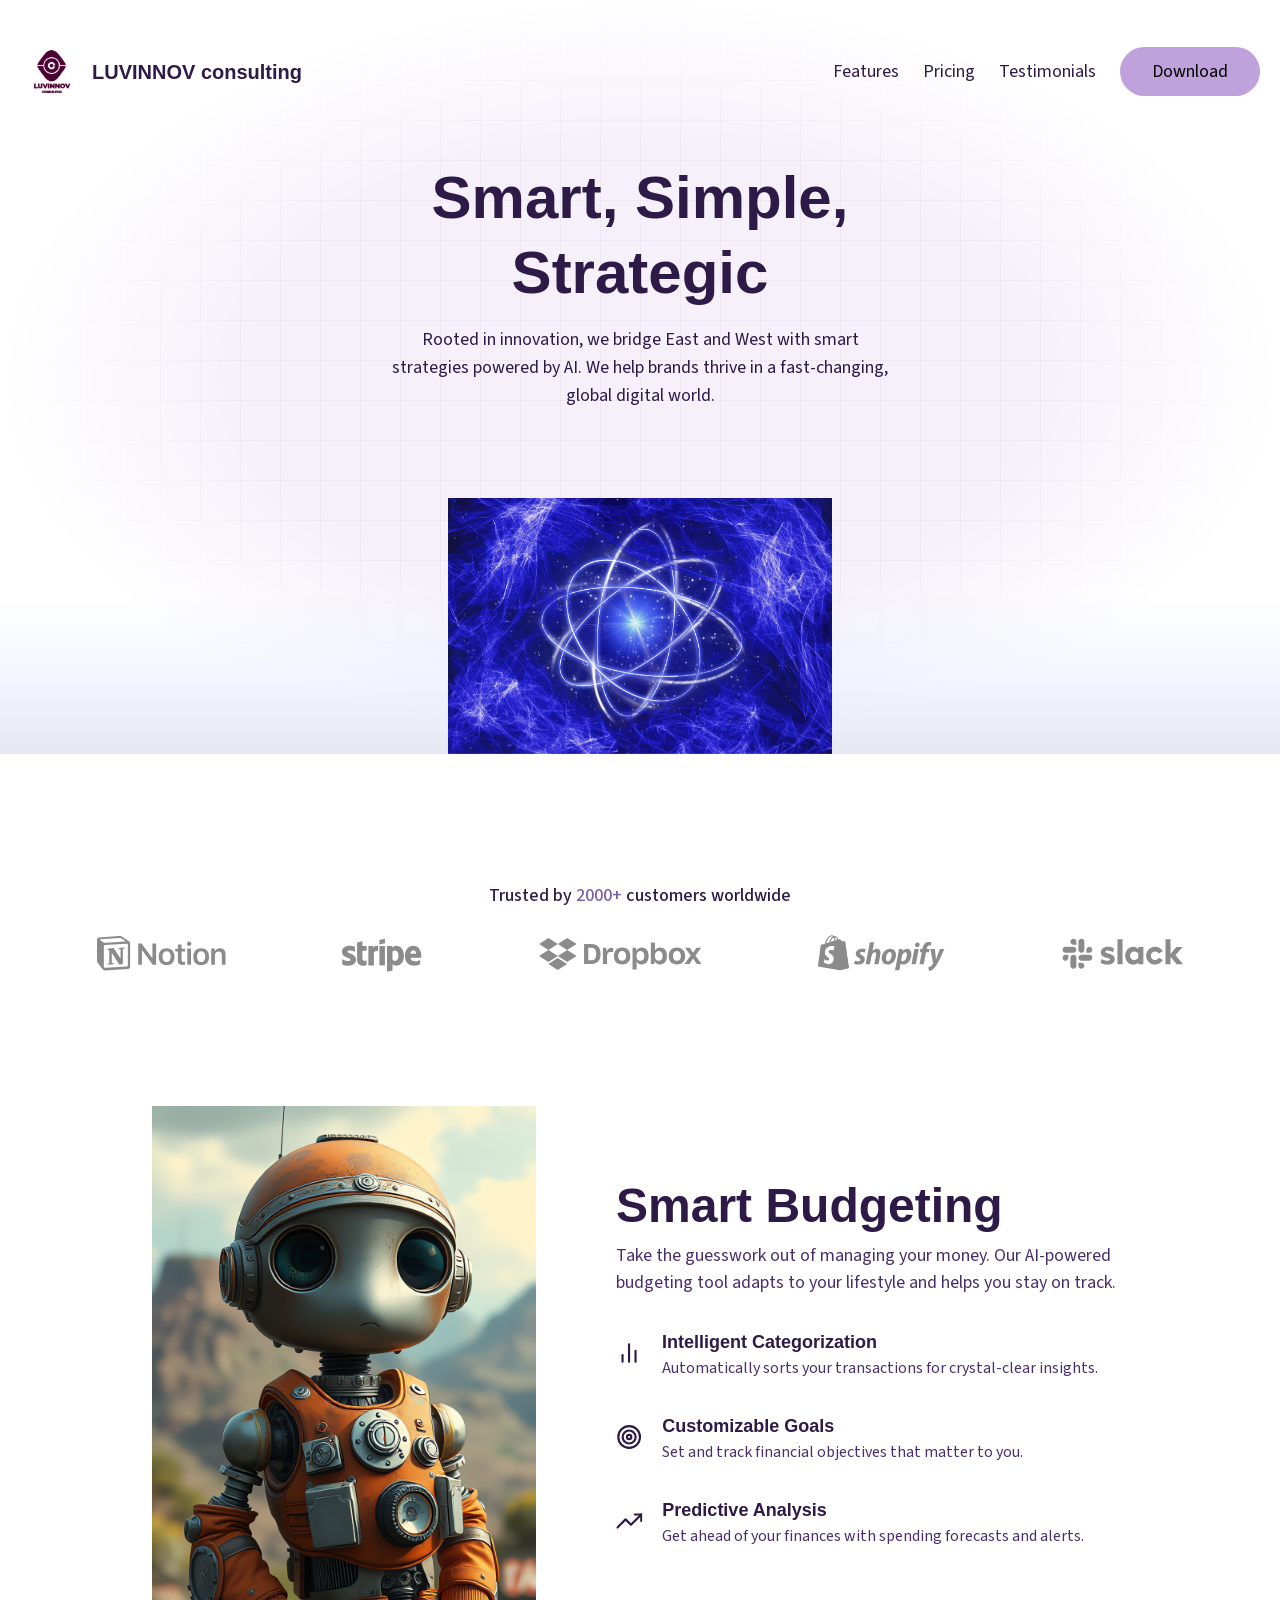
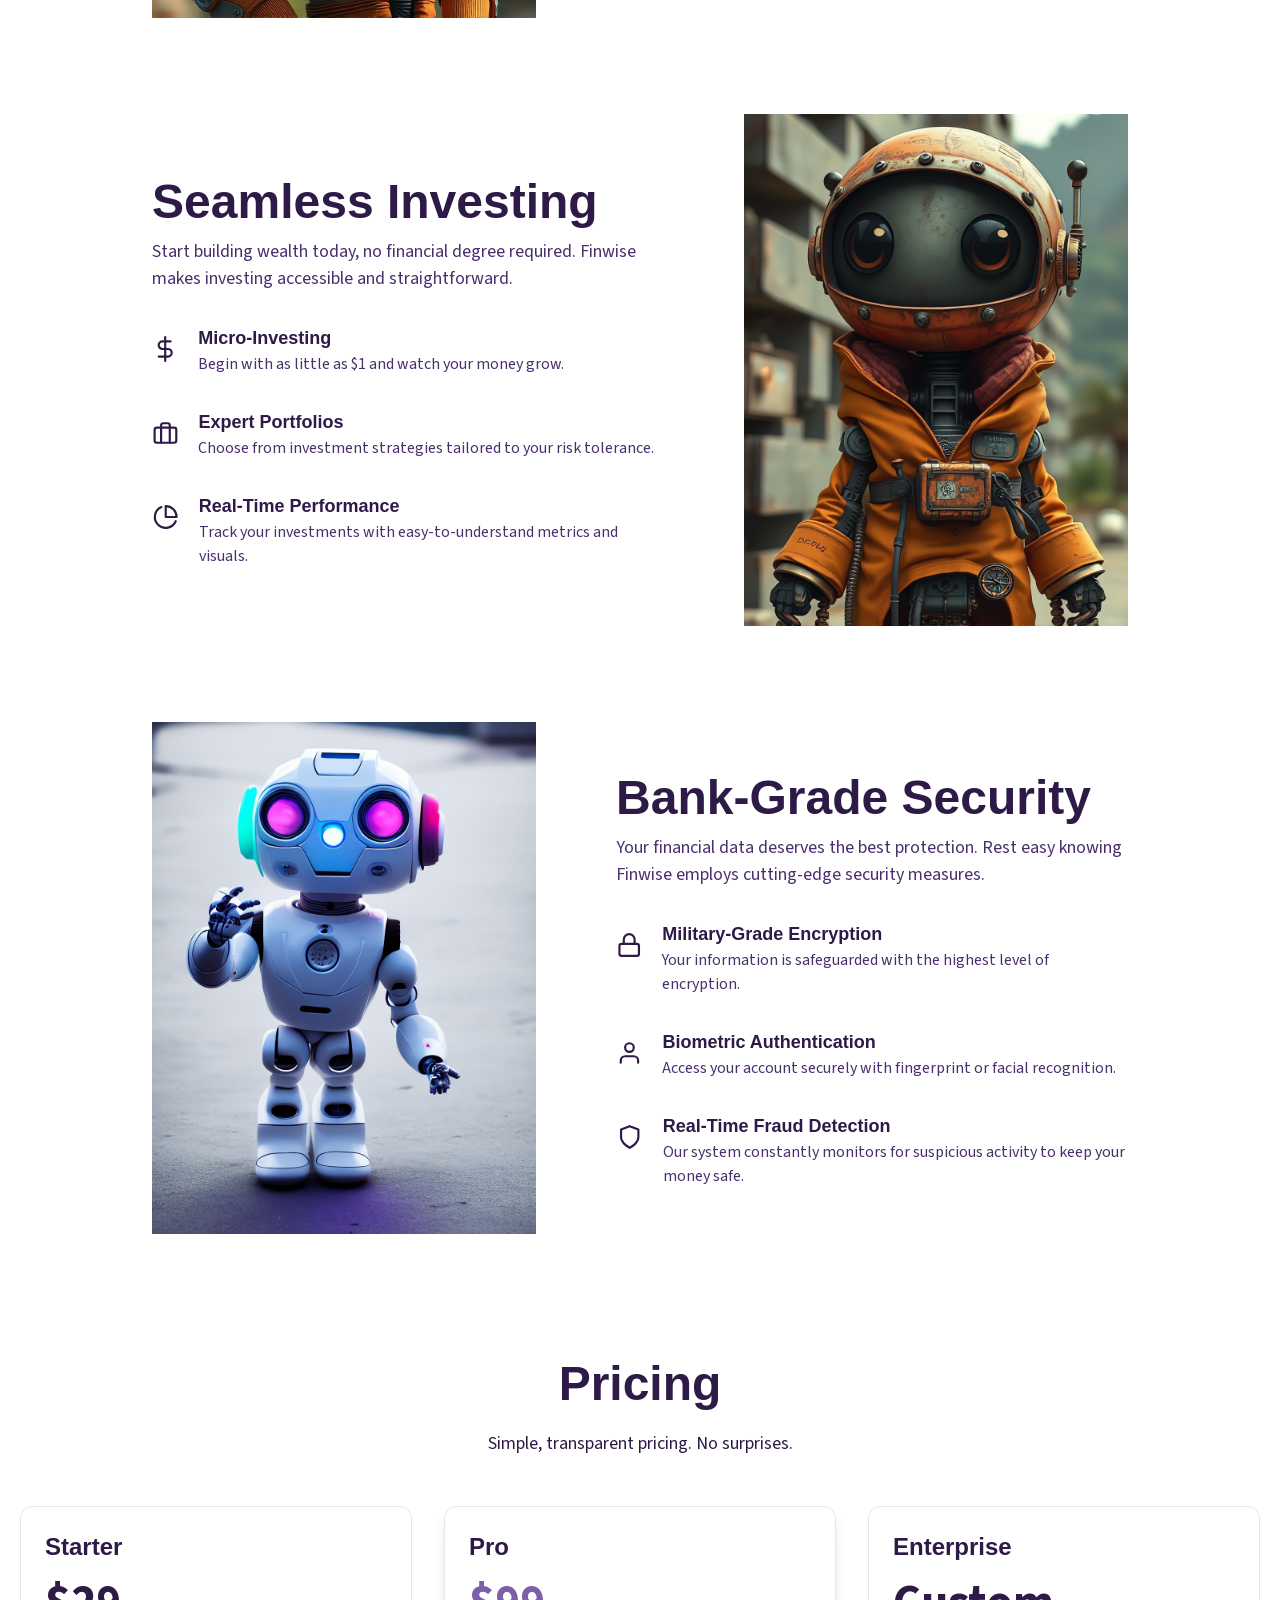
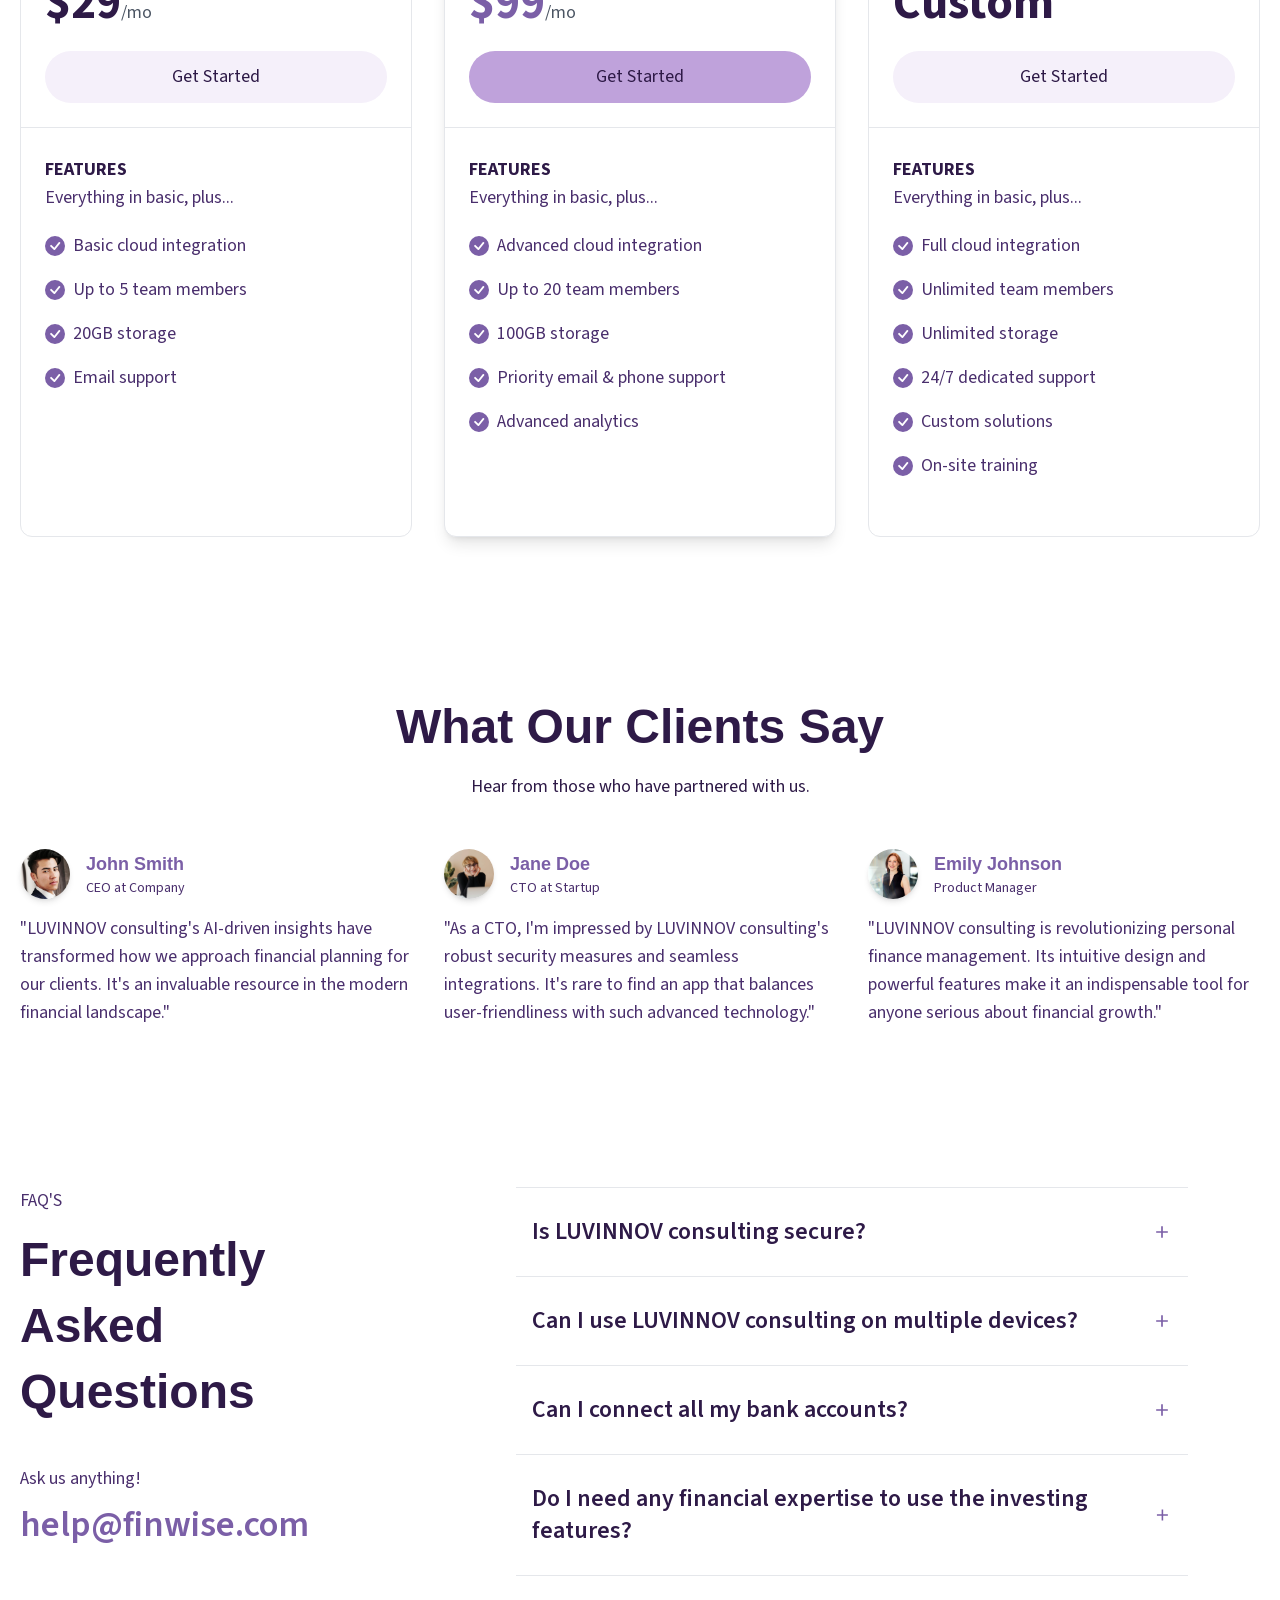
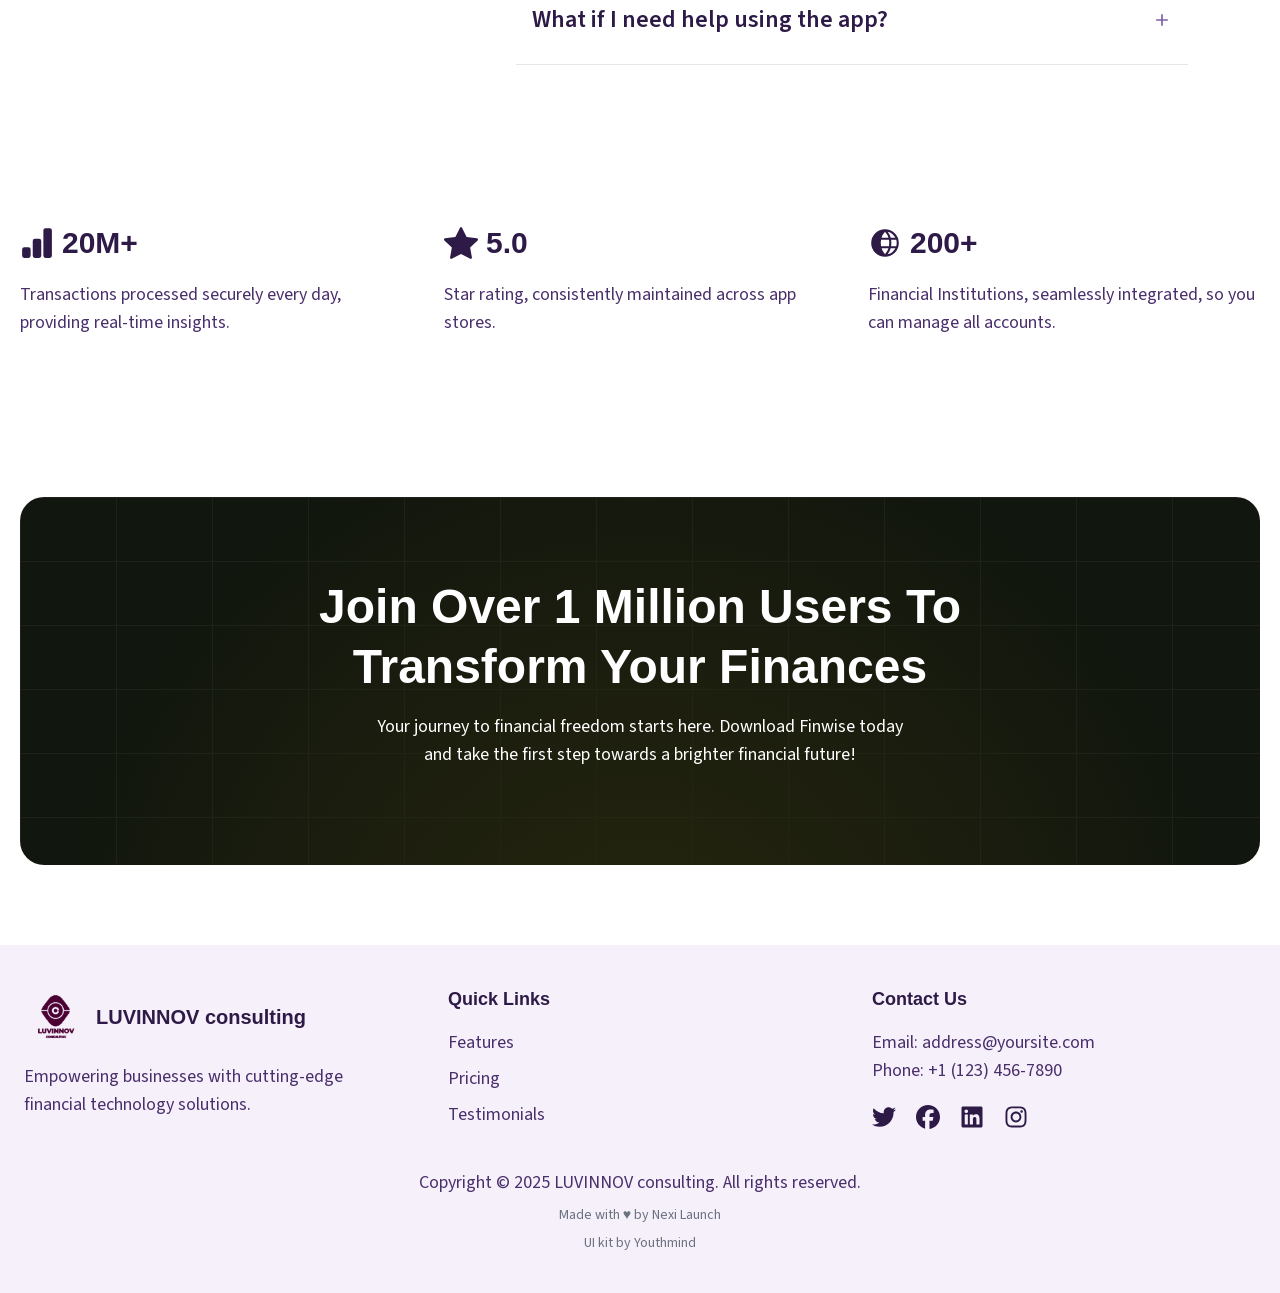
<file: index.html>
<!DOCTYPE html><html lang="en"><head><meta charSet="utf-8"/><meta name="viewport" content="width=device-width, initial-scale=1"/><link rel="preload" href="/toto/static/media/3534416bbfdcc9be-s.p.woff2" as="font" crossorigin="" type="font/woff2"/><link rel="preload" href="/toto/static/media/9cf9c6e84ed13b5e-s.p.woff2" as="font" crossorigin="" type="font/woff2"/><link rel="preload" as="image" href="/images/lavender_style/bleu.jpg" fetchPriority="high"/><link rel="stylesheet" href="/toto/static/css/4b62ccf48ee8d64e.css" data-precedence="next"/><link rel="preload" as="script" fetchPriority="low" href="/toto/static/chunks/webpack-124ecab26fb58c19.js"/><script src="/toto/static/chunks/fd9d1056-db191a3a5ea0cf82.js" async=""></script><script src="/toto/static/chunks/117-f3b8f21bd24e2835.js" async=""></script><script src="/toto/static/chunks/main-app-a7b32113b8350403.js" async=""></script><script src="/toto/static/chunks/3d47b92a-8a8ddd173a9a4bae.js" async=""></script><script src="/toto/static/chunks/352-a9b791b943f758c2.js" async=""></script><script src="/toto/static/chunks/6-3d7f84770f22fc90.js" async=""></script><script src="/toto/static/chunks/app/page-560731b60eb014f5.js" async=""></script><script src="/toto/static/chunks/f7333993-c49efe604041fbbe.js" async=""></script><script src="/toto/static/chunks/578-3923106b9cc915ff.js" async=""></script><script src="/toto/static/chunks/app/layout-371a8bd3d6e32481.js" async=""></script><title>Luvinnov consulting</title><meta name="description" content="Luvinnov empowers businesses with cutting-edge technology solutions to drive success and efficiency."/><meta property="og:title" content="Luvinnov consulting"/><meta property="og:description" content="Luvinnov empowers businesses with cutting-edge technology solutions to drive success and efficiency."/><meta property="og:url" content="https://luvinnov.github.io/"/><meta property="og:image" content="https://luvinnov.github.io/images/og-image.jpg"/><meta property="og:image:width" content="1200"/><meta property="og:image:height" content="675"/><meta property="og:image:alt" content="LUVINNOV consulting"/><meta property="og:type" content="website"/><meta name="twitter:card" content="summary_large_image"/><meta name="twitter:title" content="Luvinnov consulting"/><meta name="twitter:description" content="Luvinnov empowers businesses with cutting-edge technology solutions to drive success and efficiency."/><meta name="twitter:image" content="https://luvinnov.github.io/images/twitter-image.jpg"/><link rel="icon" href="/favicon.ico" type="image/x-icon" sizes="32x32"/><link rel="icon" href="/images/icons/apple-touch-icon.png" type="image/png" sizes="180x180"/><link rel="icon" href="/images/icons/favicon.ico" type="image/png"/><link rel="icon" href="/images/icons/favicon.svg" type="image/svg+xml"/><link rel="icon" href="/images/icons/favicon-96x96.png" type="image/png" sizes="96x96"/><link rel="icon" href="/images/icons/web-app-manifest-192x192.png" type="image/png" sizes="192x192"/><link rel="icon" href="/images/icons/web-app-manifest-512x512.png" type="image/png" sizes="512x512"/><meta name="next-size-adjust"/><script src="/toto/static/chunks/polyfills-42372ed130431b0a.js" noModule=""></script></head><body class="__className_1b340f __className_1fdbab antialiased"><header class="bg-transparent fixed top-0 left-0 right-0 md:absolute z-50 mx-auto w-full"><div class="px-5 w-full max-w-7xl mx-auto !px-0"><nav class="shadow-md md:shadow-none bg-white md:bg-transparent mx-auto flex justify-between items-center py-2 px-5 md:py-10"><a class="flex items-center gap-2" href="/"><img alt="Logo" loading="lazy" width="120" height="120" decoding="async" data-nimg="1" class="min-w-fit w-16 h-16" style="color:transparent" src="/images/logos/luvinnov_consulting_logo_100x100.png"/><span class="manrope text-xl font-semibold text-foreground cursor-pointer">LUVINNOV consulting</span></a><ul class="hidden md:flex space-x-6"><li><a class="text-foreground hover:text-foreground-accent transition-colors" href="#features">Features</a></li><li><a class="text-foreground hover:text-foreground-accent transition-colors" href="#pricing">Pricing</a></li><li><a class="text-foreground hover:text-foreground-accent transition-colors" href="#testimonials">Testimonials</a></li><li><a class="text-black bg-primary hover:bg-primary-accent px-8 py-3 rounded-full transition-colors" href="#cta">Download</a></li></ul><div class="md:hidden flex items-center"><button type="button" class="bg-primary text-black focus:outline-none rounded-full w-10 h-10 flex items-center justify-center" aria-controls="mobile-menu" aria-expanded="false"><svg stroke="currentColor" fill="currentColor" stroke-width="0" viewBox="0 0 24 24" aria-hidden="true" class="h-6 w-6" height="1em" width="1em" xmlns="http://www.w3.org/2000/svg"><path fill-rule="evenodd" d="M3 6.75A.75.75 0 0 1 3.75 6h16.5a.75.75 0 0 1 0 1.5H3.75A.75.75 0 0 1 3 6.75ZM3 12a.75.75 0 0 1 .75-.75h16.5a.75.75 0 0 1 0 1.5H3.75A.75.75 0 0 1 3 12Zm0 5.25a.75.75 0 0 1 .75-.75h16.5a.75.75 0 0 1 0 1.5H3.75a.75.75 0 0 1-.75-.75Z" clip-rule="evenodd"></path></svg><span class="sr-only">Toggle navigation</span></button></div></nav></div></header><main><section id="hero" class="relative flex items-center justify-center pb-0 pt-32 md:pt-40 px-5"><div class="absolute left-0 top-0 bottom-0 -z-10 w-full"><div class="absolute inset-0 h-full w-full bg-hero-background bg-[linear-gradient(to_right,#80808012_1px,transparent_1px),linear-gradient(to_bottom,#80808012_1px,transparent_1px)] bg-[size:40px_40px] [mask-image:radial-gradient(ellipse_50%_50%_at_50%_50%,#000_60%,transparent_100%)]"></div></div><div class="absolute left-0 right-0 bottom-0 backdrop-blur-[2px] h-40 bg-gradient-to-b from-transparent via-[rgba(233,238,255,0.5)] to-[rgba(202,208,230,0.5)]"></div><div class="text-center"><h1 class="text-4xl md:text-6xl md:leading-tight font-bold text-foreground max-w-lg md:max-w-2xl mx-auto">Smart, Simple, Strategic</h1><p class="mt-4 text-foreground max-w-lg mx-auto">Rooted in innovation, we bridge East and West with smart strategies powered by AI. We help brands thrive in a fast-changing, global digital world.</p><div class="mt-6 flex flex-col sm:flex-row items-center sm:gap-4 w-fit mx-auto"></div><img alt="app mockup" fetchPriority="high" width="384" height="340" decoding="async" data-nimg="1" class="relative mt-12 md:mt-16 mx-auto z-10" style="color:transparent" src="/images/lavender_style/bleu.jpg"/></div></section><section id="logos" class="py-32 px-5 bg-background"><p class="text-lg font-medium text-center">Trusted by <span class="text-secondary">2000+</span> customers worldwide</p><div class="mt-5 w-full flex flex-wrap flex-row items-center justify-evenly gap-5 sm:gap-10 opacity-45 logos-container"><svg width="129" height="48" viewBox="0 0 129 48" fill="none" xmlns="http://www.w3.org/2000/svg" class="w-5/6"><path d="M44.9356 34.7749V20.2199H45.1949L55.7896 34.7749H59.1236V13.4006H55.4192V27.919H55.1598L44.5652 13.4006H41.2312V34.7749H44.9356ZM69.6071 35.1049C74.497 35.1049 77.4976 31.9519 77.4976 26.6725C77.4976 21.4297 74.497 18.2401 69.6071 18.2401C64.7543 18.2401 61.7167 21.4297 61.7167 26.6725C61.7537 31.9519 64.7173 35.1049 69.6071 35.1049ZM69.6071 32.0252C67.014 32.0252 65.5322 30.0821 65.5322 26.6725C65.5322 23.2995 67.014 21.3198 69.6071 21.3198C72.2002 21.3198 73.682 23.2995 73.682 26.6725C73.682 30.0821 72.2002 32.0252 69.6071 32.0252ZM80.8686 14.6105V18.68H78.2755V21.6131H80.8686V30.4487C80.8686 33.6017 82.3504 34.8483 86.1289 34.8483C86.8327 34.8483 87.5366 34.7749 88.0922 34.6649V31.8053C87.6477 31.8419 87.3513 31.8786 86.8327 31.8786C85.2769 31.8786 84.573 31.182 84.573 29.5688V21.6131H88.0922V18.68H84.573V14.6105H80.8686ZM90.3149 34.7749H94.0193V18.5701H90.3149V34.7749ZM92.1671 15.8937C93.3896 15.8937 94.3898 14.9038 94.3898 13.6939C94.3898 12.4474 93.3896 11.4575 92.1671 11.4575C90.9446 11.4575 89.9444 12.4474 89.9444 13.6939C89.9444 14.9038 90.9446 15.8937 92.1671 15.8937ZM104.169 35.1049C109.059 35.1049 112.06 31.9519 112.06 26.6725C112.06 21.4297 109.059 18.2401 104.169 18.2401C99.3166 18.2401 96.279 21.4297 96.279 26.6725C96.279 31.9519 99.2426 35.1049 104.169 35.1049ZM104.169 32.0252C101.576 32.0252 100.095 30.0821 100.095 26.6725C100.095 23.2995 101.576 21.3198 104.169 21.3198C106.726 21.3198 108.244 23.2995 108.244 26.6725C108.207 30.0821 106.726 32.0252 104.169 32.0252ZM114.245 34.7749H117.95V25.3526C117.95 22.9696 119.358 21.4664 121.543 21.4664C123.803 21.4664 124.84 22.7129 124.84 25.1693V34.7749H128.545V24.2894C128.545 20.4032 126.544 18.2401 122.914 18.2401C120.469 18.2401 118.839 19.34 118.061 21.1731H117.802V18.5701H114.208C114.245 18.5701 114.245 34.7749 114.245 34.7749Z" fill="black"></path><path fill-rule="evenodd" clip-rule="evenodd" d="M5.71206 12.0326C6.79023 12.9024 7.18021 12.8337 9.19893 12.6964L28.2162 11.5519C28.6291 11.5519 28.285 11.1399 28.1474 11.0941L24.9816 8.82806C24.3852 8.37028 23.5594 7.82093 22.0224 7.95826L3.62452 9.30874C2.95926 9.37741 2.82162 9.72075 3.0969 9.97254L5.71206 12.0326ZM6.85905 16.4502V36.4098C6.85905 37.4857 7.38667 37.8748 8.60249 37.8061L29.5008 36.593C30.7166 36.5243 30.8543 35.7918 30.8543 34.922V15.0998C30.8543 14.23 30.5102 13.7493 29.7761 13.818L7.93723 15.0998C7.13433 15.1684 6.85905 15.5804 6.85905 16.4502ZM27.4821 17.5261C27.6197 18.1212 27.4821 18.7392 26.8857 18.8079L25.8763 19.0139V33.7547C25.0046 34.2125 24.2017 34.4871 23.5135 34.4871C22.4353 34.4871 22.16 34.1438 21.3571 33.1367L14.7733 22.8135V32.7933L16.8609 33.2511C16.8609 33.2511 16.8609 34.4642 15.1863 34.4642L10.5524 34.7389C10.4148 34.4642 10.5524 33.8005 11.0112 33.6631L12.227 33.3198V20.1355L10.5524 19.9981C10.4148 19.403 10.7589 18.5332 11.6994 18.4645L16.6774 18.1212L23.5364 28.5588V19.3343L21.793 19.1283C21.6553 18.3959 22.2059 17.8465 22.8712 17.7778L27.4821 17.5261ZM2.08754 7.47759L21.2424 6.08133C23.5823 5.87532 24.2017 6.01266 25.6698 7.08847L31.7719 11.3688C32.7812 12.1013 33.1253 12.3073 33.1253 13.1084V36.6159C33.1253 38.0808 32.5977 38.9506 30.7166 39.0879L8.48779 40.4384C7.06552 40.5071 6.40026 40.3011 5.66618 39.3626L1.147 33.5258C0.3441 32.45 0 31.6488 0 30.7104V9.81231C0 8.59917 0.550559 7.61492 2.08754 7.47759Z" fill="black"></path></svg><svg width="80" height="48" viewBox="0 0 80 48" fill="none" xmlns="http://www.w3.org/2000/svg" class="w-5/6"><path fill-rule="evenodd" clip-rule="evenodd" d="M79.3058 25.8169C79.3058 20.1774 76.5741 15.7274 71.3532 15.7274C66.1102 15.7274 62.938 20.1774 62.938 25.7728C62.938 32.4037 66.6829 35.7521 72.0581 35.7521C74.6796 35.7521 76.6622 35.1573 78.1602 34.3202V29.9143C76.6622 30.6633 74.9439 31.126 72.763 31.126C70.6262 31.126 68.7317 30.377 68.4893 27.7775H79.2617C79.2617 27.4911 79.3058 26.3456 79.3058 25.8169ZM68.4233 23.7241C68.4233 21.2348 69.9433 20.1994 71.3311 20.1994C72.6749 20.1994 74.1068 21.2348 74.1068 23.7241H68.4233Z" fill="black"></path><path fill-rule="evenodd" clip-rule="evenodd" d="M54.4345 15.7274C52.2756 15.7274 50.8877 16.7408 50.1167 17.4457L49.8303 16.0799H44.9839V41.7661L50.4912 40.5986L50.5132 34.3643C51.3063 34.937 52.4739 35.7521 54.4124 35.7521C58.3557 35.7521 61.9465 32.5799 61.9465 25.5966C61.9244 19.2081 58.2896 15.7274 54.4345 15.7274ZM53.1127 30.9056C51.813 30.9056 51.0419 30.443 50.5132 29.8703L50.4912 21.6974C51.064 21.0585 51.857 20.6179 53.1127 20.6179C55.1174 20.6179 56.5052 22.8649 56.5052 25.7508C56.5052 28.7027 55.1394 30.9056 53.1127 30.9056Z" fill="black"></path><path fill-rule="evenodd" clip-rule="evenodd" d="M37.4057 14.4277L42.935 13.2381V8.76611L37.4057 9.93367V14.4277Z" fill="black"></path><path d="M42.935 16.1019H37.4057V35.3776H42.935V16.1019Z" fill="black"></path><path fill-rule="evenodd" clip-rule="evenodd" d="M31.4795 17.7321L31.1271 16.1019H26.3687V35.3776H31.8761V22.3142C33.1758 20.6179 35.3787 20.9263 36.0616 21.1686V16.1019C35.3567 15.8375 32.7793 15.3529 31.4795 17.7321Z" fill="black"></path><path fill-rule="evenodd" clip-rule="evenodd" d="M20.465 11.3215L15.0899 12.467L15.0679 30.1125C15.0679 33.3729 17.5131 35.7741 20.7735 35.7741C22.5799 35.7741 23.9016 35.4436 24.6286 35.0471V30.5751C23.9237 30.8615 20.443 31.8749 20.443 28.6145V20.7941H24.6286V16.1019H20.443L20.465 11.3215Z" fill="black"></path><path fill-rule="evenodd" clip-rule="evenodd" d="M5.57342 21.6974C5.57342 20.8383 6.27836 20.5078 7.44592 20.5078C9.12015 20.5078 11.235 21.0145 12.9092 21.9177V16.7408C11.0808 16.0138 9.27435 15.7274 7.44592 15.7274C2.97396 15.7274 0 18.0626 0 21.9618C0 28.0418 8.37115 27.0726 8.37115 29.694C8.37115 30.7074 7.48998 31.0378 6.25633 31.0378C4.4279 31.0378 2.09279 30.2888 0.242322 29.2755V34.5185C2.29105 35.3996 4.36181 35.7742 6.25633 35.7742C10.8384 35.7742 13.9886 33.5051 13.9886 29.5619C13.9666 22.9971 5.57342 24.1647 5.57342 21.6974Z" fill="black"></path></svg><svg width="163" height="48" viewBox="0 0 163 48" fill="none" xmlns="http://www.w3.org/2000/svg" class="w-5/6"><path d="M45.0503 14.0131H52.6724C57.5318 14.0131 61.546 16.8247 61.546 23.2442V24.5931C61.546 31.0613 57.7918 33.9704 52.8187 33.9704H45.0503V14.0131ZM49.3083 17.6373V30.33H52.5749C55.3377 30.33 57.1905 28.526 57.1905 24.5118V23.4555C57.1905 19.4412 55.2402 17.6373 52.4287 17.6373H49.3083ZM63.805 17.8323H67.2179L67.7705 21.5865C68.4205 19.0349 70.0782 17.6698 73.0848 17.6698H74.1412V21.9765H72.386C68.9243 21.9765 68.0792 23.1792 68.0792 26.5921V34.0192H63.87V17.8323H63.805ZM74.9863 26.2508V25.7957C74.9863 20.3838 78.448 17.426 83.161 17.426C87.9716 17.426 91.3357 20.3838 91.3357 25.7957V26.2508C91.3357 31.5652 88.0691 34.4255 83.161 34.4255C77.9441 34.3767 74.9863 31.5814 74.9863 26.2508ZM87.029 26.202V25.7957C87.029 22.7891 85.5175 20.9852 83.1123 20.9852C80.7557 20.9852 79.1955 22.6429 79.1955 25.7957V26.202C79.1955 29.1111 80.707 30.7688 83.1123 30.7688C85.5175 30.7201 87.029 29.1111 87.029 26.202ZM93.546 17.8323H97.0564L97.4627 20.8877C98.3078 18.8399 100.112 17.426 102.777 17.426C106.889 17.426 109.603 20.3838 109.603 25.8607V26.3158C109.603 31.6302 106.596 34.4417 102.777 34.4417C100.226 34.4417 98.4703 33.2879 97.6089 31.4351V39.6098H93.4972L93.546 17.8323ZM105.329 26.202V25.8445C105.329 22.6266 103.671 21.0339 101.461 21.0339C99.1041 21.0339 97.5439 22.8379 97.5439 25.8445V26.1533C97.5439 29.0136 99.0554 30.8176 101.412 30.8176C103.833 30.7688 105.329 29.2249 105.329 26.202ZM115.827 31.0288L115.47 33.9867H111.862V12.4204H115.974V20.6926C116.884 18.5799 118.688 17.426 121.239 17.426C125.107 17.4748 127.968 20.1401 127.968 25.5032V26.007C127.968 31.3701 125.253 34.4417 121.142 34.4417C118.428 34.3767 116.672 33.1253 115.827 31.0288ZM123.645 26.007V25.6007C123.645 22.6429 122.036 20.9852 119.777 20.9852C117.469 20.9852 115.86 22.8379 115.86 25.6495V26.007C115.86 29.0136 117.42 30.7688 119.728 30.7688C122.198 30.7688 123.645 29.2249 123.645 26.007ZM129.771 26.2508V25.7957C129.771 20.3838 133.233 17.426 137.946 17.426C142.757 17.426 146.121 20.3838 146.121 25.7957V26.2508C146.121 31.5652 142.806 34.4255 137.946 34.4255C132.729 34.3767 129.771 31.5814 129.771 26.2508ZM141.847 26.202V25.7957C141.847 22.7891 140.335 20.9852 137.93 20.9852C135.573 20.9852 134.013 22.6429 134.013 25.7957V26.202C134.013 29.1111 135.525 30.7688 137.93 30.7688C140.351 30.7201 141.847 29.1111 141.847 26.202ZM151.63 25.6007L145.958 17.8323H150.818L154.084 22.6916L157.4 17.8323H162.21L156.457 25.5519L162.519 33.9867H157.757L154.052 28.6236L150.444 33.9867H145.471L151.63 25.6007Z" fill="black"></path><path d="M18.8522 14.0132L9.42611 20.0264L18.8522 26.0396L9.42611 32.0528L0 26.0071L9.42611 19.9939L0 14.0132L9.42611 8L18.8522 14.0132ZM9.37735 33.9868L18.8035 27.9736L28.2296 33.9868L18.8035 40L9.37735 33.9868ZM18.8522 26.0071L28.2783 19.9939L18.8522 14.0132L28.2296 8L37.6557 14.0132L28.2296 20.0264L37.6557 26.0396L28.2296 32.0528L18.8522 26.0071Z" fill="black"></path></svg><svg width="127" height="48" viewBox="0 0 127 48" fill="none" xmlns="http://www.w3.org/2000/svg" class="w-5/6"><path d="M26.8473 11.6059C26.7209 11.6059 24.2182 11.5553 24.2182 11.5553C24.2182 11.5553 22.12 9.53293 21.9177 9.30541C21.8419 9.22957 21.7408 9.17901 21.6397 9.17901V40.248L31.0185 37.9222C31.0185 37.9222 27.2012 12.0609 27.176 11.884C27.1254 11.707 26.9737 11.6059 26.8473 11.6059Z" fill="black"></path><path fill-rule="evenodd" clip-rule="evenodd" d="M26.8472 11.6057C26.9736 11.6057 27.1253 11.7068 27.1506 11.8838C27.1759 12.0607 30.9931 37.922 31.0184 37.922L21.6396 40.2478L0 36.5064C0 36.5064 2.57855 16.5605 2.62911 15.8527C2.75551 14.9173 2.78079 14.8921 3.7667 14.5887C3.80772 14.5887 4.71415 14.3058 6.09439 13.875C6.41526 13.7748 6.76175 13.6667 7.12892 13.5522C7.35644 12.0607 8.08956 10.1394 9.05019 8.59737C10.4406 6.4233 12.1343 5.18459 13.8281 5.13403C14.7129 5.10875 15.446 5.41211 16.0274 6.01882C16.0601 6.03515 16.0822 6.06201 16.1074 6.09261C16.1212 6.1094 16.1359 6.12731 16.1538 6.14522C16.255 6.11994 16.3308 6.11994 16.4319 6.11994C17.7465 6.11994 18.8588 6.87834 19.5919 8.29401C19.8194 8.74905 19.9964 9.17881 20.0975 9.53273C20.7548 9.33049 21.1593 9.20409 21.1593 9.20409C21.3109 9.15353 21.7154 9.10297 21.9177 9.30521C22.1199 9.53273 24.2181 11.5551 24.2181 11.5551C24.2181 11.5551 26.7208 11.6057 26.8472 11.6057ZM17.342 10.4175C17.9487 10.2153 18.5049 10.0383 19.0105 9.88665C18.7577 9.00185 18.1257 7.53562 16.8364 7.33338C17.2156 8.34457 17.342 9.55801 17.342 10.4175ZM12.5895 11.8584C13.8282 11.4793 15.0668 11.1001 16.2044 10.7462C16.2297 9.81081 16.1286 8.42041 15.623 7.4345C15.1426 7.63674 14.7129 7.99065 14.4095 8.31929C13.6006 9.20409 12.9433 10.5186 12.5894 11.8585L12.5895 11.8584ZM14.8898 6.5497C14.6118 6.34746 14.2831 6.27162 13.8787 6.27162C11.2748 6.34746 8.97435 10.4428 8.36764 13.1983C8.58363 13.1323 8.80532 13.0649 9.03169 12.996C9.75912 12.7748 10.5349 12.5389 11.3254 12.2882C11.654 10.5439 12.4883 8.74905 13.5753 7.58618C13.9798 7.13114 14.4348 6.77722 14.8898 6.5497ZM15.3453 20.504L16.4323 16.4339C16.4323 16.4339 15.497 15.9536 13.6515 16.08C8.89893 16.3834 6.75014 19.6951 6.95238 22.9814C7.09448 25.1841 8.38689 26.1006 9.51839 26.9031C10.3998 27.5281 11.1835 28.0839 11.25 29.1244C11.3005 29.6806 10.9213 30.5148 9.9354 30.5654C8.41861 30.6665 6.49734 29.2256 6.49734 29.2256L5.76422 32.335C5.76422 32.335 7.66021 34.3574 11.0983 34.1804C13.9802 34.0035 15.952 31.703 15.7498 28.3408C15.5814 25.7543 13.7638 24.5854 12.3275 23.6618C11.3914 23.0598 10.6173 22.562 10.5674 21.8438C10.5674 21.5152 10.5674 20.1754 12.6909 20.049C14.1319 19.9479 15.3453 20.504 15.3453 20.504Z" fill="black"></path><path d="M43.7091 25.1053C42.6221 24.5239 42.0659 24.0183 42.0659 23.3357C42.0659 22.4762 42.8496 21.92 44.0631 21.92C45.4787 21.92 46.7427 22.5015 46.7427 22.5015L47.7286 19.4679C47.7286 19.4679 46.8186 18.7601 44.1389 18.7601C40.3975 18.7601 37.7936 20.9089 37.7936 23.9172C37.7936 25.6362 39.0071 26.9255 40.625 27.8608C41.9395 28.5939 42.3946 29.1248 42.3946 29.9085C42.3946 30.7174 41.7373 31.3747 40.5239 31.3747C38.729 31.3747 37.01 30.4394 37.01 30.4394L35.9482 33.4729C35.9482 33.4729 37.5156 34.5347 40.17 34.5347C44.0125 34.5347 46.7933 32.6387 46.7933 29.2259C46.768 27.3805 45.3776 26.0659 43.7091 25.1053Z" fill="black"></path><path d="M59.0288 18.7097C57.1328 18.7097 55.6413 19.6198 54.5037 20.9849L54.4532 20.9596L56.0963 12.3645H51.8241L47.6529 34.2568H51.9252L53.3408 26.774C53.897 23.9427 55.3632 22.1983 56.7283 22.1983C57.689 22.1983 58.0682 22.8556 58.0682 23.791C58.0682 24.3724 58.0176 25.1055 57.8912 25.687L56.2733 34.2568H60.5456L62.2141 25.4089C62.391 24.4735 62.5174 23.3612 62.5174 22.6028C62.5427 20.176 61.2787 18.7097 59.0288 18.7097Z" fill="black"></path><path d="M72.2245 18.7093C67.0675 18.7093 63.6547 23.3608 63.6547 28.5432C63.6547 31.8549 65.7023 34.5345 69.5449 34.5345C74.6009 34.5345 78.0136 30.0095 78.0136 24.7007C78.0389 21.6418 76.244 18.7093 72.2245 18.7093ZM70.1263 31.2734C68.6601 31.2734 68.0534 30.0347 68.0534 28.4674C68.0534 26.0152 69.3174 22.021 71.6431 22.021C73.1599 22.021 73.6655 23.3356 73.6655 24.5996C73.6655 27.2287 72.3762 31.2734 70.1263 31.2734Z" fill="black"></path><path d="M88.9857 18.7093C86.1038 18.7093 84.4606 21.2626 84.4606 21.2626H84.41L84.6628 18.9621H80.8708C80.6939 20.5042 80.34 22.8805 80.0113 24.6501L77.0283 40.3236H81.3006L82.4888 33.9784H82.5899C82.5899 33.9784 83.4747 34.5345 85.0926 34.5345C90.1233 34.5345 93.4097 29.3775 93.4097 24.1698C93.4097 21.2879 92.1204 18.7093 88.9857 18.7093ZM84.8903 31.324C83.778 31.324 83.1207 30.692 83.1207 30.692L83.8286 26.6978C84.3342 24.0181 85.7246 22.2485 87.2161 22.2485C88.5306 22.2485 88.9351 23.462 88.9351 24.5996C88.9351 27.3803 87.2919 31.324 84.8903 31.324Z" fill="black"></path><path d="M99.5266 12.5666C98.1615 12.5666 97.0745 13.6537 97.0745 15.0441C97.0745 16.308 97.8835 17.1928 99.0969 17.1928H99.1474C100.487 17.1928 101.625 16.2828 101.65 14.7154C101.65 13.4767 100.816 12.5666 99.5266 12.5666Z" fill="black"></path><path d="M93.5356 34.2313H97.8079L100.715 19.0634H96.4175L93.5356 34.2313Z" fill="black"></path><path d="M111.61 19.0384H108.627L108.779 18.3305C109.032 16.8643 109.891 15.575 111.332 15.575C112.091 15.575 112.697 15.8026 112.697 15.8026L113.532 12.4403C113.532 12.4403 112.799 12.0611 111.206 12.0611C109.689 12.0611 108.172 12.4909 107.009 13.4768C105.543 14.7155 104.861 16.5104 104.532 18.3305L104.406 19.0384H102.409L101.777 22.2742H103.774L101.498 34.2569H105.771L108.046 22.2742H111.004L111.61 19.0384Z" fill="black"></path><path d="M121.924 19.0634C121.924 19.0634 119.245 25.8131 118.057 29.504H118.006C117.93 28.3158 116.944 19.0634 116.944 19.0634H112.444L115.023 32.9926C115.074 33.296 115.048 33.4982 114.922 33.7005C114.416 34.6611 113.582 35.5964 112.596 36.279C111.787 36.8604 110.877 37.2396 110.169 37.4924L111.357 41.1327C112.217 40.9558 114.037 40.2227 115.554 38.807C117.5 36.9868 119.321 34.1555 121.166 30.313L126.399 19.0634H121.924Z" fill="black"></path></svg><svg width="122" height="48" viewBox="0 0 122 48" fill="none" xmlns="http://www.w3.org/2000/svg" class="w-5/6"><g clip-path="url(#clip0_3_498)"><path d="M38.3433 32.4263L39.8114 28.9949C41.4189 30.1853 43.5155 30.8154 45.6127 30.8154C47.1505 30.8154 48.1289 30.2204 48.1289 29.3101C48.0938 26.7889 38.8676 28.7498 38.7974 22.4112C38.7623 19.1897 41.6284 16.7036 45.6829 16.7036C48.0938 16.7036 50.5057 17.2991 52.218 18.6649L50.8461 22.1696C49.2707 21.1566 47.3249 20.4503 45.4728 20.4503C44.2147 20.4503 43.3757 21.0453 43.3757 21.8162C43.4108 24.3023 52.7077 22.9364 52.8124 28.9949C52.8124 32.2865 50.016 34.5977 46.0317 34.5977C43.0965 34.5977 40.4054 33.8975 38.3428 32.4263H38.3433ZM96.8013 27.7523C96.4307 28.4108 95.8917 28.9588 95.2394 29.3402C94.5872 29.7216 93.8452 29.9226 93.0897 29.9227C90.7349 29.9227 88.8262 28.0099 88.8262 25.6506C88.8262 23.2913 90.7349 21.3786 93.0897 21.3786C93.8452 21.3787 94.5872 21.5797 95.2394 21.9611C95.8917 22.3425 96.4307 22.8905 96.8013 23.549L100.883 21.2834C99.3541 18.5511 96.4379 16.7036 93.0897 16.7036C88.158 16.7036 84.1602 20.709 84.1602 25.6506C84.1602 30.5918 88.158 34.5977 93.0897 34.5977C96.4379 34.5977 99.3541 32.7501 100.883 30.0179L96.8013 27.7523ZM55.461 34.2473H60.5635V9.25574H55.4615L55.461 34.2473ZM103.46 9.25574V34.2473H108.562V26.7599L114.609 34.2473H121.131L113.442 25.3524L120.571 17.0524H114.329L108.562 23.953V9.25574H103.46ZM76.2838 17.0535V19.085C75.4452 17.684 73.3831 16.7036 71.2163 16.7036C66.7427 16.7036 63.2131 20.6608 63.2131 25.6331C63.2131 30.6053 66.7427 34.5977 71.2163 34.5977C73.3831 34.5977 75.4452 33.6173 76.2838 32.2163V34.2473H81.3863V17.0535H76.2838ZM76.2838 27.7869C75.5499 29.0124 74.0122 29.9222 72.2999 29.9222C69.9446 29.9222 68.0359 28.0099 68.0359 25.6506C68.0359 23.2913 69.9446 21.3786 72.2999 21.3786C74.0122 21.3786 75.5499 22.3239 76.2838 23.584V27.7869Z" fill="black"></path><path d="M11.3965 8.70361C9.74293 8.70361 8.40263 10.0469 8.40263 11.7035C8.40223 12.0971 8.47936 12.4868 8.6296 12.8506C8.77985 13.2143 9.00026 13.5449 9.27827 13.8235C9.55628 14.1021 9.88643 14.3231 10.2499 14.4741C10.6133 14.6251 11.0029 14.703 11.3965 14.7034H14.3909V11.7035C14.3915 10.9086 14.0765 10.1461 13.5149 9.58348C12.9534 9.0209 12.1914 8.70441 11.3965 8.70361ZM11.3965 16.7033H3.41233C1.75876 16.7033 0.418457 18.0466 0.418457 19.7037C0.418457 21.3603 1.75876 22.7036 3.41233 22.7036H11.397C13.0501 22.7036 14.3909 21.3603 14.3909 19.7037C14.3909 18.0466 13.0501 16.7033 11.3965 16.7033Z" fill="black"></path><path d="M30.3593 19.7037C30.3593 18.0466 29.0185 16.7033 27.365 16.7033C25.7114 16.7033 24.3711 18.0466 24.3711 19.7037V22.7036H27.365C28.1598 22.7028 28.9218 22.3863 29.4834 21.8237C30.0449 21.2612 30.36 20.4986 30.3593 19.7037ZM22.3752 19.7037V11.7035C22.3758 10.9086 22.0607 10.1461 21.4992 9.58348C20.9377 9.0209 20.1756 8.70441 19.3808 8.70361C17.7272 8.70361 16.3869 10.0469 16.3869 11.7035V19.7032C16.3869 21.3608 17.7272 22.7041 19.3808 22.7041C20.1756 22.7033 20.9377 22.3868 21.4992 21.8242C22.0607 21.2617 22.3758 20.4991 22.3752 19.7042" fill="black"></path><path d="M19.3808 38.7036C20.1757 38.7028 20.9377 38.3863 21.4993 37.8237C22.0608 37.2612 22.3759 36.4986 22.3752 35.7037C22.3759 34.9088 22.0608 34.1463 21.4993 33.5837C20.9377 33.0211 20.1757 32.7046 19.3808 32.7038H16.387V35.7037C16.387 37.3603 17.7273 38.7036 19.3808 38.7036ZM19.3808 30.7039H27.3655C29.0186 30.7039 30.3594 29.3606 30.3594 27.7035C30.3601 26.9086 30.045 26.1461 29.4834 25.5835C28.9219 25.0209 28.1599 24.7044 27.365 24.7036H19.3808C17.7273 24.7036 16.387 26.0469 16.387 27.7035C16.3866 28.0971 16.4637 28.4868 16.6139 28.8506C16.7642 29.2143 16.9846 29.5449 17.2626 29.8235C17.5406 30.1021 17.8708 30.3231 18.2342 30.4741C18.5977 30.6251 18.9873 30.703 19.3808 30.7034" fill="black"></path><path d="M0.418214 27.7035C0.417819 28.0971 0.494945 28.4868 0.645187 28.8506C0.79543 29.2143 1.01585 29.5449 1.29385 29.8235C1.57186 30.1021 1.90201 30.3231 2.26546 30.4741C2.62891 30.6251 3.01853 30.703 3.41209 30.7034C4.20696 30.7026 4.96896 30.3861 5.5305 29.8235C6.09205 29.261 6.40713 28.4984 6.40647 27.7035V24.7036H3.41209C1.75852 24.7036 0.418214 26.0469 0.418214 27.7035ZM8.40239 27.7035V35.7032C8.40239 37.3603 9.74269 38.7036 11.3963 38.7036C12.1911 38.7028 12.9531 38.3863 13.5147 37.8237C14.0762 37.2612 14.3913 36.4986 14.3906 35.7037V27.7035C14.391 27.3099 14.3139 26.9201 14.1636 26.5563C14.0133 26.1925 13.7929 25.8619 13.5148 25.5833C13.2368 25.3048 12.9066 25.0837 12.543 24.9327C12.1795 24.7818 11.7899 24.7039 11.3963 24.7036C9.74269 24.7036 8.40239 26.0469 8.40239 27.7035Z" fill="black"></path></g><defs><clipPath id="clip0_3_498"><rect width="121" height="48" fill="white" transform="translate(0.418213)"></rect></clipPath></defs></svg></div></section><div class="px-5 w-full max-w-7xl mx-auto "><div id="features"><h2 class="sr-only">Features</h2><section class="benefit-section"><div class="flex flex-wrap flex-col items-center justify-center gap-2 lg:flex-row lg:gap-20 lg:flex-nowrap mb-24" style="opacity:0;transform:translateY(100px)"><div class="flex flex-wrap items-center w-full max-w-lg lg:order-1 justify-end"><div class="w-full  text-center lg:text-left "><div class="flex flex-col w-full" style="opacity:0;transform:translateX(-50px)"><h3 class="lg:max-w-2xl text-3xl lg:text-5xl lg:leading-tight font-bold">Smart Budgeting</h3><p class="mt-1.5 mx-auto lg:ml-0 leading-normal text-foreground-accent">Take the guesswork out of managing your money. Our AI-powered budgeting tool adapts to your lifestyle and helps you stay on track.</p></div><div class="mx-auto lg:ml-0 w-full"><div class="flex flex-col items-center mt-8 gap-3 lg:gap-5 lg:flex-row lg:items-start" style="opacity:0;transform:translateX(-50px)"><div class="flex justify-center mx-auto lg:mx-0 flex-shrink-0 mt-3 w-fit"><svg stroke="currentColor" fill="none" stroke-width="2" viewBox="0 0 24 24" stroke-linecap="round" stroke-linejoin="round" height="26" width="26" xmlns="http://www.w3.org/2000/svg"><line x1="18" y1="20" x2="18" y2="10"></line><line x1="12" y1="20" x2="12" y2="4"></line><line x1="6" y1="20" x2="6" y2="14"></line></svg></div><div><h4 class="text-lg font-semibold">Intelligent Categorization</h4><p class="text-base text-foreground-accent">Automatically sorts your transactions for crystal-clear insights.</p></div></div><div class="flex flex-col items-center mt-8 gap-3 lg:gap-5 lg:flex-row lg:items-start" style="opacity:0;transform:translateX(-50px)"><div class="flex justify-center mx-auto lg:mx-0 flex-shrink-0 mt-3 w-fit"><svg stroke="currentColor" fill="none" stroke-width="2" viewBox="0 0 24 24" stroke-linecap="round" stroke-linejoin="round" height="26" width="26" xmlns="http://www.w3.org/2000/svg"><circle cx="12" cy="12" r="10"></circle><circle cx="12" cy="12" r="6"></circle><circle cx="12" cy="12" r="2"></circle></svg></div><div><h4 class="text-lg font-semibold">Customizable Goals</h4><p class="text-base text-foreground-accent">Set and track financial objectives that matter to you.</p></div></div><div class="flex flex-col items-center mt-8 gap-3 lg:gap-5 lg:flex-row lg:items-start" style="opacity:0;transform:translateX(-50px)"><div class="flex justify-center mx-auto lg:mx-0 flex-shrink-0 mt-3 w-fit"><svg stroke="currentColor" fill="none" stroke-width="2" viewBox="0 0 24 24" stroke-linecap="round" stroke-linejoin="round" height="26" width="26" xmlns="http://www.w3.org/2000/svg"><polyline points="23 6 13.5 15.5 8.5 10.5 1 18"></polyline><polyline points="17 6 23 6 23 12"></polyline></svg></div><div><h4 class="text-lg font-semibold">Predictive Analysis</h4><p class="text-base text-foreground-accent">Get ahead of your finances with spending forecasts and alerts.</p></div></div></div></div></div><div class="mt-5 lg:mt-0"><div class="w-fit flex justify-end"><img alt="title" loading="lazy" width="384" height="762" decoding="async" data-nimg="1" class="lg:ml-0" style="color:transparent" src="/images/custom_illu/illu3.png"/></div></div></div></section><section class="benefit-section"><div class="flex flex-wrap flex-col items-center justify-center gap-2 lg:flex-row lg:gap-20 lg:flex-nowrap mb-24" style="opacity:0;transform:translateY(100px)"><div class="flex flex-wrap items-center w-full max-w-lg justify-start"><div class="w-full  text-center lg:text-left "><div class="flex flex-col w-full" style="opacity:0;transform:translateX(-50px)"><h3 class="lg:max-w-2xl text-3xl lg:text-5xl lg:leading-tight font-bold">Seamless Investing</h3><p class="mt-1.5 mx-auto lg:ml-0 leading-normal text-foreground-accent">Start building wealth today, no financial degree required. Finwise makes investing accessible and straightforward.</p></div><div class="mx-auto lg:ml-0 w-full"><div class="flex flex-col items-center mt-8 gap-3 lg:gap-5 lg:flex-row lg:items-start" style="opacity:0;transform:translateX(-50px)"><div class="flex justify-center mx-auto lg:mx-0 flex-shrink-0 mt-3 w-fit"><svg stroke="currentColor" fill="none" stroke-width="2" viewBox="0 0 24 24" stroke-linecap="round" stroke-linejoin="round" height="26" width="26" xmlns="http://www.w3.org/2000/svg"><line x1="12" y1="1" x2="12" y2="23"></line><path d="M17 5H9.5a3.5 3.5 0 0 0 0 7h5a3.5 3.5 0 0 1 0 7H6"></path></svg></div><div><h4 class="text-lg font-semibold">Micro-Investing</h4><p class="text-base text-foreground-accent">Begin with as little as $1 and watch your money grow.</p></div></div><div class="flex flex-col items-center mt-8 gap-3 lg:gap-5 lg:flex-row lg:items-start" style="opacity:0;transform:translateX(-50px)"><div class="flex justify-center mx-auto lg:mx-0 flex-shrink-0 mt-3 w-fit"><svg stroke="currentColor" fill="none" stroke-width="2" viewBox="0 0 24 24" stroke-linecap="round" stroke-linejoin="round" height="26" width="26" xmlns="http://www.w3.org/2000/svg"><rect x="2" y="7" width="20" height="14" rx="2" ry="2"></rect><path d="M16 21V5a2 2 0 0 0-2-2h-4a2 2 0 0 0-2 2v16"></path></svg></div><div><h4 class="text-lg font-semibold">Expert Portfolios</h4><p class="text-base text-foreground-accent">Choose from investment strategies tailored to your risk tolerance.</p></div></div><div class="flex flex-col items-center mt-8 gap-3 lg:gap-5 lg:flex-row lg:items-start" style="opacity:0;transform:translateX(-50px)"><div class="flex justify-center mx-auto lg:mx-0 flex-shrink-0 mt-3 w-fit"><svg stroke="currentColor" fill="none" stroke-width="2" viewBox="0 0 24 24" stroke-linecap="round" stroke-linejoin="round" height="26" width="26" xmlns="http://www.w3.org/2000/svg"><path d="M21.21 15.89A10 10 0 1 1 8 2.83"></path><path d="M22 12A10 10 0 0 0 12 2v10z"></path></svg></div><div><h4 class="text-lg font-semibold">Real-Time Performance</h4><p class="text-base text-foreground-accent">Track your investments with easy-to-understand metrics and visuals.</p></div></div></div></div></div><div class="mt-5 lg:mt-0 lg:order-2"><div class="w-fit flex justify-start"><img alt="title" loading="lazy" width="384" height="762" decoding="async" data-nimg="1" class="lg:ml-0" style="color:transparent" src="/images/custom_illu/illu4.png"/></div></div></div></section><section class="benefit-section"><div class="flex flex-wrap flex-col items-center justify-center gap-2 lg:flex-row lg:gap-20 lg:flex-nowrap mb-24" style="opacity:0;transform:translateY(100px)"><div class="flex flex-wrap items-center w-full max-w-lg lg:order-1 justify-end"><div class="w-full  text-center lg:text-left "><div class="flex flex-col w-full" style="opacity:0;transform:translateX(-50px)"><h3 class="lg:max-w-2xl text-3xl lg:text-5xl lg:leading-tight font-bold">Bank-Grade Security</h3><p class="mt-1.5 mx-auto lg:ml-0 leading-normal text-foreground-accent">Your financial data deserves the best protection. Rest easy knowing Finwise employs cutting-edge security measures.</p></div><div class="mx-auto lg:ml-0 w-full"><div class="flex flex-col items-center mt-8 gap-3 lg:gap-5 lg:flex-row lg:items-start" style="opacity:0;transform:translateX(-50px)"><div class="flex justify-center mx-auto lg:mx-0 flex-shrink-0 mt-3 w-fit"><svg stroke="currentColor" fill="none" stroke-width="2" viewBox="0 0 24 24" stroke-linecap="round" stroke-linejoin="round" height="26" width="26" xmlns="http://www.w3.org/2000/svg"><rect x="3" y="11" width="18" height="11" rx="2" ry="2"></rect><path d="M7 11V7a5 5 0 0 1 10 0v4"></path></svg></div><div><h4 class="text-lg font-semibold">Military-Grade Encryption</h4><p class="text-base text-foreground-accent">Your information is safeguarded with the highest level of encryption.</p></div></div><div class="flex flex-col items-center mt-8 gap-3 lg:gap-5 lg:flex-row lg:items-start" style="opacity:0;transform:translateX(-50px)"><div class="flex justify-center mx-auto lg:mx-0 flex-shrink-0 mt-3 w-fit"><svg stroke="currentColor" fill="none" stroke-width="2" viewBox="0 0 24 24" stroke-linecap="round" stroke-linejoin="round" height="26" width="26" xmlns="http://www.w3.org/2000/svg"><path d="M20 21v-2a4 4 0 0 0-4-4H8a4 4 0 0 0-4 4v2"></path><circle cx="12" cy="7" r="4"></circle></svg></div><div><h4 class="text-lg font-semibold">Biometric Authentication</h4><p class="text-base text-foreground-accent">Access your account securely with fingerprint or facial recognition.</p></div></div><div class="flex flex-col items-center mt-8 gap-3 lg:gap-5 lg:flex-row lg:items-start" style="opacity:0;transform:translateX(-50px)"><div class="flex justify-center mx-auto lg:mx-0 flex-shrink-0 mt-3 w-fit"><svg stroke="currentColor" fill="none" stroke-width="2" viewBox="0 0 24 24" stroke-linecap="round" stroke-linejoin="round" height="26" width="26" xmlns="http://www.w3.org/2000/svg"><path d="M12 22s8-4 8-10V5l-8-3-8 3v7c0 6 8 10 8 10z"></path></svg></div><div><h4 class="text-lg font-semibold">Real-Time Fraud Detection</h4><p class="text-base text-foreground-accent">Our system constantly monitors for suspicious activity to keep your money safe.</p></div></div></div></div></div><div class="mt-5 lg:mt-0"><div class="w-fit flex justify-end"><img alt="title" loading="lazy" width="384" height="762" decoding="async" data-nimg="1" class="lg:ml-0" style="color:transparent" src="/images/custom_illu/illu5.jpg"/></div></div></div></section></div><section id="pricing" class="py-10 lg:py-20"><h2 class="text-center mb-4 text-3xl lg:text-5xl lg:leading-tight font-bold">Pricing</h2><p class="mb-12 text-center">Simple, transparent pricing. No surprises.</p><div class="grid grid-cols-1 lg:grid-cols-3 gap-8"><div class="w-full max-w-sm mx-auto bg-white rounded-xl border border-gray-200 lg:max-w-full"><div class="p-6 border-b border-gray-200 rounded-t-xl"><h3 class="text-2xl font-semibold mb-4">Starter</h3><p class="text-3xl md:text-5xl font-bold mb-6"><span class="">$29</span><span class="text-lg font-normal text-gray-600">/mo</span></p><button class="w-full py-3 px-4 rounded-full transition-colors bg-hero-background hover:bg-gray-200">Get Started</button></div><div class="p-6 mt-1"><p class="font-bold mb-0">FEATURES</p><p class="text-foreground-accent mb-5">Everything in basic, plus...</p><ul class="space-y-4 mb-8"><li class="flex items-center"><svg stroke="currentColor" fill="currentColor" stroke-width="0" viewBox="0 0 16 16" class="h-5 w-5 text-secondary mr-2" height="1em" width="1em" xmlns="http://www.w3.org/2000/svg"><path d="M16 8A8 8 0 1 1 0 8a8 8 0 0 1 16 0m-3.97-3.03a.75.75 0 0 0-1.08.022L7.477 9.417 5.384 7.323a.75.75 0 0 0-1.06 1.06L6.97 11.03a.75.75 0 0 0 1.079-.02l3.992-4.99a.75.75 0 0 0-.01-1.05z"></path></svg><span class="text-foreground-accent">Basic cloud integration</span></li><li class="flex items-center"><svg stroke="currentColor" fill="currentColor" stroke-width="0" viewBox="0 0 16 16" class="h-5 w-5 text-secondary mr-2" height="1em" width="1em" xmlns="http://www.w3.org/2000/svg"><path d="M16 8A8 8 0 1 1 0 8a8 8 0 0 1 16 0m-3.97-3.03a.75.75 0 0 0-1.08.022L7.477 9.417 5.384 7.323a.75.75 0 0 0-1.06 1.06L6.97 11.03a.75.75 0 0 0 1.079-.02l3.992-4.99a.75.75 0 0 0-.01-1.05z"></path></svg><span class="text-foreground-accent">Up to 5 team members</span></li><li class="flex items-center"><svg stroke="currentColor" fill="currentColor" stroke-width="0" viewBox="0 0 16 16" class="h-5 w-5 text-secondary mr-2" height="1em" width="1em" xmlns="http://www.w3.org/2000/svg"><path d="M16 8A8 8 0 1 1 0 8a8 8 0 0 1 16 0m-3.97-3.03a.75.75 0 0 0-1.08.022L7.477 9.417 5.384 7.323a.75.75 0 0 0-1.06 1.06L6.97 11.03a.75.75 0 0 0 1.079-.02l3.992-4.99a.75.75 0 0 0-.01-1.05z"></path></svg><span class="text-foreground-accent">20GB storage</span></li><li class="flex items-center"><svg stroke="currentColor" fill="currentColor" stroke-width="0" viewBox="0 0 16 16" class="h-5 w-5 text-secondary mr-2" height="1em" width="1em" xmlns="http://www.w3.org/2000/svg"><path d="M16 8A8 8 0 1 1 0 8a8 8 0 0 1 16 0m-3.97-3.03a.75.75 0 0 0-1.08.022L7.477 9.417 5.384 7.323a.75.75 0 0 0-1.06 1.06L6.97 11.03a.75.75 0 0 0 1.079-.02l3.992-4.99a.75.75 0 0 0-.01-1.05z"></path></svg><span class="text-foreground-accent">Email support</span></li></ul></div></div><div class="w-full max-w-sm mx-auto bg-white rounded-xl border border-gray-200 lg:max-w-full shadow-lg"><div class="p-6 border-b border-gray-200 rounded-t-xl"><h3 class="text-2xl font-semibold mb-4">Pro</h3><p class="text-3xl md:text-5xl font-bold mb-6"><span class="text-secondary">$99</span><span class="text-lg font-normal text-gray-600">/mo</span></p><button class="w-full py-3 px-4 rounded-full transition-colors bg-primary hover:bg-primary-accent">Get Started</button></div><div class="p-6 mt-1"><p class="font-bold mb-0">FEATURES</p><p class="text-foreground-accent mb-5">Everything in basic, plus...</p><ul class="space-y-4 mb-8"><li class="flex items-center"><svg stroke="currentColor" fill="currentColor" stroke-width="0" viewBox="0 0 16 16" class="h-5 w-5 text-secondary mr-2" height="1em" width="1em" xmlns="http://www.w3.org/2000/svg"><path d="M16 8A8 8 0 1 1 0 8a8 8 0 0 1 16 0m-3.97-3.03a.75.75 0 0 0-1.08.022L7.477 9.417 5.384 7.323a.75.75 0 0 0-1.06 1.06L6.97 11.03a.75.75 0 0 0 1.079-.02l3.992-4.99a.75.75 0 0 0-.01-1.05z"></path></svg><span class="text-foreground-accent">Advanced cloud integration</span></li><li class="flex items-center"><svg stroke="currentColor" fill="currentColor" stroke-width="0" viewBox="0 0 16 16" class="h-5 w-5 text-secondary mr-2" height="1em" width="1em" xmlns="http://www.w3.org/2000/svg"><path d="M16 8A8 8 0 1 1 0 8a8 8 0 0 1 16 0m-3.97-3.03a.75.75 0 0 0-1.08.022L7.477 9.417 5.384 7.323a.75.75 0 0 0-1.06 1.06L6.97 11.03a.75.75 0 0 0 1.079-.02l3.992-4.99a.75.75 0 0 0-.01-1.05z"></path></svg><span class="text-foreground-accent">Up to 20 team members</span></li><li class="flex items-center"><svg stroke="currentColor" fill="currentColor" stroke-width="0" viewBox="0 0 16 16" class="h-5 w-5 text-secondary mr-2" height="1em" width="1em" xmlns="http://www.w3.org/2000/svg"><path d="M16 8A8 8 0 1 1 0 8a8 8 0 0 1 16 0m-3.97-3.03a.75.75 0 0 0-1.08.022L7.477 9.417 5.384 7.323a.75.75 0 0 0-1.06 1.06L6.97 11.03a.75.75 0 0 0 1.079-.02l3.992-4.99a.75.75 0 0 0-.01-1.05z"></path></svg><span class="text-foreground-accent">100GB storage</span></li><li class="flex items-center"><svg stroke="currentColor" fill="currentColor" stroke-width="0" viewBox="0 0 16 16" class="h-5 w-5 text-secondary mr-2" height="1em" width="1em" xmlns="http://www.w3.org/2000/svg"><path d="M16 8A8 8 0 1 1 0 8a8 8 0 0 1 16 0m-3.97-3.03a.75.75 0 0 0-1.08.022L7.477 9.417 5.384 7.323a.75.75 0 0 0-1.06 1.06L6.97 11.03a.75.75 0 0 0 1.079-.02l3.992-4.99a.75.75 0 0 0-.01-1.05z"></path></svg><span class="text-foreground-accent">Priority email &amp; phone support</span></li><li class="flex items-center"><svg stroke="currentColor" fill="currentColor" stroke-width="0" viewBox="0 0 16 16" class="h-5 w-5 text-secondary mr-2" height="1em" width="1em" xmlns="http://www.w3.org/2000/svg"><path d="M16 8A8 8 0 1 1 0 8a8 8 0 0 1 16 0m-3.97-3.03a.75.75 0 0 0-1.08.022L7.477 9.417 5.384 7.323a.75.75 0 0 0-1.06 1.06L6.97 11.03a.75.75 0 0 0 1.079-.02l3.992-4.99a.75.75 0 0 0-.01-1.05z"></path></svg><span class="text-foreground-accent">Advanced analytics</span></li></ul></div></div><div class="w-full max-w-sm mx-auto bg-white rounded-xl border border-gray-200 lg:max-w-full"><div class="p-6 border-b border-gray-200 rounded-t-xl"><h3 class="text-2xl font-semibold mb-4">Enterprise</h3><p class="text-3xl md:text-5xl font-bold mb-6"><span class="">Custom</span></p><button class="w-full py-3 px-4 rounded-full transition-colors bg-hero-background hover:bg-gray-200">Get Started</button></div><div class="p-6 mt-1"><p class="font-bold mb-0">FEATURES</p><p class="text-foreground-accent mb-5">Everything in basic, plus...</p><ul class="space-y-4 mb-8"><li class="flex items-center"><svg stroke="currentColor" fill="currentColor" stroke-width="0" viewBox="0 0 16 16" class="h-5 w-5 text-secondary mr-2" height="1em" width="1em" xmlns="http://www.w3.org/2000/svg"><path d="M16 8A8 8 0 1 1 0 8a8 8 0 0 1 16 0m-3.97-3.03a.75.75 0 0 0-1.08.022L7.477 9.417 5.384 7.323a.75.75 0 0 0-1.06 1.06L6.97 11.03a.75.75 0 0 0 1.079-.02l3.992-4.99a.75.75 0 0 0-.01-1.05z"></path></svg><span class="text-foreground-accent">Full cloud integration</span></li><li class="flex items-center"><svg stroke="currentColor" fill="currentColor" stroke-width="0" viewBox="0 0 16 16" class="h-5 w-5 text-secondary mr-2" height="1em" width="1em" xmlns="http://www.w3.org/2000/svg"><path d="M16 8A8 8 0 1 1 0 8a8 8 0 0 1 16 0m-3.97-3.03a.75.75 0 0 0-1.08.022L7.477 9.417 5.384 7.323a.75.75 0 0 0-1.06 1.06L6.97 11.03a.75.75 0 0 0 1.079-.02l3.992-4.99a.75.75 0 0 0-.01-1.05z"></path></svg><span class="text-foreground-accent">Unlimited team members</span></li><li class="flex items-center"><svg stroke="currentColor" fill="currentColor" stroke-width="0" viewBox="0 0 16 16" class="h-5 w-5 text-secondary mr-2" height="1em" width="1em" xmlns="http://www.w3.org/2000/svg"><path d="M16 8A8 8 0 1 1 0 8a8 8 0 0 1 16 0m-3.97-3.03a.75.75 0 0 0-1.08.022L7.477 9.417 5.384 7.323a.75.75 0 0 0-1.06 1.06L6.97 11.03a.75.75 0 0 0 1.079-.02l3.992-4.99a.75.75 0 0 0-.01-1.05z"></path></svg><span class="text-foreground-accent">Unlimited storage</span></li><li class="flex items-center"><svg stroke="currentColor" fill="currentColor" stroke-width="0" viewBox="0 0 16 16" class="h-5 w-5 text-secondary mr-2" height="1em" width="1em" xmlns="http://www.w3.org/2000/svg"><path d="M16 8A8 8 0 1 1 0 8a8 8 0 0 1 16 0m-3.97-3.03a.75.75 0 0 0-1.08.022L7.477 9.417 5.384 7.323a.75.75 0 0 0-1.06 1.06L6.97 11.03a.75.75 0 0 0 1.079-.02l3.992-4.99a.75.75 0 0 0-.01-1.05z"></path></svg><span class="text-foreground-accent">24/7 dedicated support</span></li><li class="flex items-center"><svg stroke="currentColor" fill="currentColor" stroke-width="0" viewBox="0 0 16 16" class="h-5 w-5 text-secondary mr-2" height="1em" width="1em" xmlns="http://www.w3.org/2000/svg"><path d="M16 8A8 8 0 1 1 0 8a8 8 0 0 1 16 0m-3.97-3.03a.75.75 0 0 0-1.08.022L7.477 9.417 5.384 7.323a.75.75 0 0 0-1.06 1.06L6.97 11.03a.75.75 0 0 0 1.079-.02l3.992-4.99a.75.75 0 0 0-.01-1.05z"></path></svg><span class="text-foreground-accent">Custom solutions</span></li><li class="flex items-center"><svg stroke="currentColor" fill="currentColor" stroke-width="0" viewBox="0 0 16 16" class="h-5 w-5 text-secondary mr-2" height="1em" width="1em" xmlns="http://www.w3.org/2000/svg"><path d="M16 8A8 8 0 1 1 0 8a8 8 0 0 1 16 0m-3.97-3.03a.75.75 0 0 0-1.08.022L7.477 9.417 5.384 7.323a.75.75 0 0 0-1.06 1.06L6.97 11.03a.75.75 0 0 0 1.079-.02l3.992-4.99a.75.75 0 0 0-.01-1.05z"></path></svg><span class="text-foreground-accent">On-site training</span></li></ul></div></div></div></section><section id="testimonials" class="py-10 lg:py-20"><h2 class="text-center mb-4 text-3xl lg:text-5xl lg:leading-tight font-bold">What Our Clients Say</h2><p class="mb-12 text-center">Hear from those who have partnered with us.</p><div class="grid gap-14 max-w-lg w-full mx-auto lg:gap-8 lg:grid-cols-3 lg:max-w-full"><div class=""><div class="flex items-center mb-4 w-full justify-center lg:justify-start"><img alt="John Smith avatar" loading="lazy" width="50" height="50" decoding="async" data-nimg="1" class="rounded-full shadow-md" style="color:transparent" src="/images/testimonial-1.webp"/><div class="ml-4"><h3 class="text-lg font-semibold text-secondary">John Smith</h3><p class="text-sm text-foreground-accent">CEO at Company</p></div></div><p class="text-foreground-accent text-center lg:text-left">&quot;<!-- -->LUVINNOV consulting&#x27;s AI-driven insights have transformed how we approach financial planning for our clients. It&#x27;s an invaluable resource in the modern financial landscape.<!-- -->&quot;</p></div><div class=""><div class="flex items-center mb-4 w-full justify-center lg:justify-start"><img alt="Jane Doe avatar" loading="lazy" width="50" height="50" decoding="async" data-nimg="1" class="rounded-full shadow-md" style="color:transparent" src="/images/testimonial-2.webp"/><div class="ml-4"><h3 class="text-lg font-semibold text-secondary">Jane Doe</h3><p class="text-sm text-foreground-accent">CTO at Startup</p></div></div><p class="text-foreground-accent text-center lg:text-left">&quot;<!-- -->As a CTO, I&#x27;m impressed by LUVINNOV consulting&#x27;s robust security measures and seamless integrations. It&#x27;s rare to find an app that balances user-friendliness with such advanced technology.<!-- -->&quot;</p></div><div class=""><div class="flex items-center mb-4 w-full justify-center lg:justify-start"><img alt="Emily Johnson avatar" loading="lazy" width="50" height="50" decoding="async" data-nimg="1" class="rounded-full shadow-md" style="color:transparent" src="/images/testimonial-3.webp"/><div class="ml-4"><h3 class="text-lg font-semibold text-secondary">Emily Johnson</h3><p class="text-sm text-foreground-accent">Product Manager</p></div></div><p class="text-foreground-accent text-center lg:text-left">&quot;<!-- -->LUVINNOV consulting is revolutionizing personal finance management. Its intuitive design and powerful features make it an indispensable tool for anyone serious about financial growth.<!-- -->&quot;</p></div></div></section><section id="faq" class="py-10 lg:py-20"><div class="flex flex-col lg:flex-row gap-10"><div class=""><p class="hidden lg:block text-foreground-accent">FAQ&#x27;S</p><h2 class="my-3 !leading-snug lg:max-w-sm text-center lg:text-left text-3xl lg:text-5xl lg:leading-tight font-bold">Frequently Asked Questions</h2><p class="lg:mt-10 text-foreground-accent text-center lg:text-left">Ask us anything!</p><a href="mailto:" class="mt-3 block text-xl lg:text-4xl text-secondary font-semibold hover:underline text-center lg:text-left">help@finwise.com</a></div><div class="w-full lg:max-w-2xl mx-auto border-b"><div class="mb-7"><button class="flex items-center justify-between w-full px-4 pt-7 text-lg text-left border-t" id="headlessui-disclosure-button-:R9ksusq:" type="button" aria-expanded="false" data-headlessui-state=""><span class="text-2xl font-semibold">Is LUVINNOV consulting secure?</span><svg stroke="currentColor" fill="currentColor" stroke-width="0" viewBox="0 0 24 24" class="w-5 h-5 text-secondary" height="1em" width="1em" xmlns="http://www.w3.org/2000/svg"><path d="M19 11h-6V5h-2v6H5v2h6v6h2v-6h6z"></path></svg></button></div><div class="mb-7"><button class="flex items-center justify-between w-full px-4 pt-7 text-lg text-left border-t" id="headlessui-disclosure-button-:Raksusq:" type="button" aria-expanded="false" data-headlessui-state=""><span class="text-2xl font-semibold">Can I use LUVINNOV consulting on multiple devices?</span><svg stroke="currentColor" fill="currentColor" stroke-width="0" viewBox="0 0 24 24" class="w-5 h-5 text-secondary" height="1em" width="1em" xmlns="http://www.w3.org/2000/svg"><path d="M19 11h-6V5h-2v6H5v2h6v6h2v-6h6z"></path></svg></button></div><div class="mb-7"><button class="flex items-center justify-between w-full px-4 pt-7 text-lg text-left border-t" id="headlessui-disclosure-button-:Rbksusq:" type="button" aria-expanded="false" data-headlessui-state=""><span class="text-2xl font-semibold">Can I connect all my bank accounts?</span><svg stroke="currentColor" fill="currentColor" stroke-width="0" viewBox="0 0 24 24" class="w-5 h-5 text-secondary" height="1em" width="1em" xmlns="http://www.w3.org/2000/svg"><path d="M19 11h-6V5h-2v6H5v2h6v6h2v-6h6z"></path></svg></button></div><div class="mb-7"><button class="flex items-center justify-between w-full px-4 pt-7 text-lg text-left border-t" id="headlessui-disclosure-button-:Rcksusq:" type="button" aria-expanded="false" data-headlessui-state=""><span class="text-2xl font-semibold">Do I need any financial expertise to use the investing features?</span><svg stroke="currentColor" fill="currentColor" stroke-width="0" viewBox="0 0 24 24" class="w-5 h-5 text-secondary" height="1em" width="1em" xmlns="http://www.w3.org/2000/svg"><path d="M19 11h-6V5h-2v6H5v2h6v6h2v-6h6z"></path></svg></button></div><div class="mb-7"><button class="flex items-center justify-between w-full px-4 pt-7 text-lg text-left border-t" id="headlessui-disclosure-button-:Rdksusq:" type="button" aria-expanded="false" data-headlessui-state=""><span class="text-2xl font-semibold">What if I need help using the app?</span><svg stroke="currentColor" fill="currentColor" stroke-width="0" viewBox="0 0 24 24" class="w-5 h-5 text-secondary" height="1em" width="1em" xmlns="http://www.w3.org/2000/svg"><path d="M19 11h-6V5h-2v6H5v2h6v6h2v-6h6z"></path></svg></button></div></div></div></section><section id="stats" class="py-10 lg:py-20"><div class="grid sm:grid-cols-3 gap-8"><div class="text-center sm:text-left max-w-md sm:max-w-full mx-auto"><h3 class="mb-5 flex items-center gap-2 text-3xl font-semibold justify-center sm:justify-start"><svg stroke="currentColor" fill="currentColor" stroke-width="0" viewBox="0 0 16 16" class="text-blue-500" height="34" width="34" xmlns="http://www.w3.org/2000/svg"><path d="M1 11a1 1 0 0 1 1-1h2a1 1 0 0 1 1 1v3a1 1 0 0 1-1 1H2a1 1 0 0 1-1-1zm5-4a1 1 0 0 1 1-1h2a1 1 0 0 1 1 1v7a1 1 0 0 1-1 1H7a1 1 0 0 1-1-1zm5-5a1 1 0 0 1 1-1h2a1 1 0 0 1 1 1v12a1 1 0 0 1-1 1h-2a1 1 0 0 1-1-1z"></path></svg>20M+</h3><p class="text-foreground-accent">Transactions processed securely every day, providing real-time insights.</p></div><div class="text-center sm:text-left max-w-md sm:max-w-full mx-auto"><h3 class="mb-5 flex items-center gap-2 text-3xl font-semibold justify-center sm:justify-start"><svg stroke="currentColor" fill="currentColor" stroke-width="0" viewBox="0 0 16 16" class="text-yellow-500" height="34" width="34" xmlns="http://www.w3.org/2000/svg"><path d="M3.612 15.443c-.386.198-.824-.149-.746-.592l.83-4.73L.173 6.765c-.329-.314-.158-.888.283-.95l4.898-.696L7.538.792c.197-.39.73-.39.927 0l2.184 4.327 4.898.696c.441.062.612.636.282.95l-3.522 3.356.83 4.73c.078.443-.36.79-.746.592L8 13.187l-4.389 2.256z"></path></svg>5.0</h3><p class="text-foreground-accent">Star rating, consistently maintained across app stores.</p></div><div class="text-center sm:text-left max-w-md sm:max-w-full mx-auto"><h3 class="mb-5 flex items-center gap-2 text-3xl font-semibold justify-center sm:justify-start"><svg stroke="currentColor" fill="currentColor" stroke-width="0" viewBox="0 0 256 256" class="text-green-600" height="34" width="34" xmlns="http://www.w3.org/2000/svg"><path d="M128,24h0A104,104,0,1,0,232,128,104.12,104.12,0,0,0,128,24Zm78.36,64H170.71a135.28,135.28,0,0,0-22.3-45.6A88.29,88.29,0,0,1,206.37,88ZM216,128a87.61,87.61,0,0,1-3.33,24H174.16a157.44,157.44,0,0,0,0-48h38.51A87.61,87.61,0,0,1,216,128ZM128,43a115.27,115.27,0,0,1,26,45H102A115.11,115.11,0,0,1,128,43ZM102,168H154a115.11,115.11,0,0,1-26,45A115.27,115.27,0,0,1,102,168Zm-3.9-16a140.84,140.84,0,0,1,0-48h59.88a140.84,140.84,0,0,1,0,48Zm50.35,61.6a135.28,135.28,0,0,0,22.3-45.6h35.66A88.29,88.29,0,0,1,148.41,213.6Z"></path></svg>200+ </h3><p class="text-foreground-accent">Financial Institutions, seamlessly integrated, so you can manage all accounts.</p></div></div></section><section id="cta" class="mt-10 mb-5 lg:my-20"><div class="relative h-full w-full z-10 mx-auto py-12 sm:py-20"><div class="h-full w-full"><div class="rounded-3xl opacity-95 absolute inset-0 -z-10 h-full w-full bg-[#050a02] bg-[linear-gradient(to_right,#12170f_1px,transparent_1px),linear-gradient(to_bottom,#12170f_1px,transparent_1px)] bg-[size:6rem_4rem]"><div class="rounded-3xl absolute bottom-0 left-0 right-0 top-0 bg-[radial-gradient(circle_600px_at_50%_500px,#1C1C02,transparent)]"></div></div><div class="h-full flex flex-col items-center justify-center text-white text-center px-5"><h2 class="text-2xl sm:text-3xl md:text-5xl md:leading-tight font-semibold mb-4 max-w-2xl">Join Over 1 Million Users To Transform Your Finances</h2><p class="mx-auto max-w-xl md:px-5">Your journey to financial freedom starts here. Download Finwise today and take the first step towards a brighter financial future!</p><div class="mt-4 flex flex-col sm:flex-row items-center sm:gap-4"></div></div></div></div></section></div></main><footer class="bg-hero-background text-foreground py-10"><div class="max-w-7xl w-full mx-auto px-6 grid grid-cols-1 md:grid-cols-3 gap-10"><div><a class="flex items-center gap-2" href="/"><img alt="Logo" loading="lazy" width="120" height="120" decoding="async" data-nimg="1" class="min-w-fit w-16 h-16" style="color:transparent" src="/images/logos/luvinnov_consulting_logo_100x100.png"/><h3 class="manrope text-xl font-semibold cursor-pointer">LUVINNOV consulting</h3></a><p class="mt-3.5 text-foreground-accent">Empowering businesses with cutting-edge financial technology solutions.</p></div><div><h4 class="text-lg font-semibold mb-4">Quick Links</h4><ul class="text-foreground-accent"><li class="mb-2"><a class="hover:text-foreground" href="#features">Features</a></li><li class="mb-2"><a class="hover:text-foreground" href="#pricing">Pricing</a></li><li class="mb-2"><a class="hover:text-foreground" href="#testimonials">Testimonials</a></li></ul></div><div><h4 class="text-lg font-semibold mb-4">Contact Us</h4><a href="mailto:address@yoursite.com" class="block text-foreground-accent hover:text-foreground">Email: <!-- -->address@yoursite.com</a><a href="tel:+1 (123) 456-7890" class="block text-foreground-accent hover:text-foreground">Phone: <!-- -->+1 (123) 456-7890</a><div class="mt-5 flex items-center gap-5 flex-wrap"><a aria-label="twitter" href="https://twitter.com/Twitter"><svg stroke="currentColor" fill="currentColor" stroke-width="0" viewBox="0 0 512 512" class="min-w-fit" height="24" width="24" xmlns="http://www.w3.org/2000/svg"><path d="M459.37 151.716c.325 4.548.325 9.097.325 13.645 0 138.72-105.583 298.558-298.558 298.558-59.452 0-114.68-17.219-161.137-47.106 8.447.974 16.568 1.299 25.34 1.299 49.055 0 94.213-16.568 130.274-44.832-46.132-.975-84.792-31.188-98.112-72.772 6.498.974 12.995 1.624 19.818 1.624 9.421 0 18.843-1.3 27.614-3.573-48.081-9.747-84.143-51.98-84.143-102.985v-1.299c13.969 7.797 30.214 12.67 47.431 13.319-28.264-18.843-46.781-51.005-46.781-87.391 0-19.492 5.197-37.36 14.294-52.954 51.655 63.675 129.3 105.258 216.365 109.807-1.624-7.797-2.599-15.918-2.599-24.04 0-57.828 46.782-104.934 104.934-104.934 30.213 0 57.502 12.67 76.67 33.137 23.715-4.548 46.456-13.32 66.599-25.34-7.798 24.366-24.366 44.833-46.132 57.827 21.117-2.273 41.584-8.122 60.426-16.243-14.292 20.791-32.161 39.308-52.628 54.253z"></path></svg></a><a aria-label="facebook" href="https://facebook.com"><svg stroke="currentColor" fill="currentColor" stroke-width="0" viewBox="0 0 512 512" class="min-w-fit" height="24" width="24" xmlns="http://www.w3.org/2000/svg"><path d="M512 256C512 114.6 397.4 0 256 0S0 114.6 0 256C0 376 82.7 476.8 194.2 504.5V334.2H141.4V256h52.8V222.3c0-87.1 39.4-127.5 125-127.5c16.2 0 44.2 3.2 55.7 6.4V172c-6-.6-16.5-1-29.6-1c-42 0-58.2 15.9-58.2 57.2V256h83.6l-14.4 78.2H287V510.1C413.8 494.8 512 386.9 512 256h0z"></path></svg></a><a aria-label="linkedin" href="https://www.linkedin.com"><svg stroke="currentColor" fill="currentColor" stroke-width="0" viewBox="0 0 448 512" class="min-w-fit" height="24" width="24" xmlns="http://www.w3.org/2000/svg"><path d="M416 32H31.9C14.3 32 0 46.5 0 64.3v383.4C0 465.5 14.3 480 31.9 480H416c17.6 0 32-14.5 32-32.3V64.3c0-17.8-14.4-32.3-32-32.3zM135.4 416H69V202.2h66.5V416zm-33.2-243c-21.3 0-38.5-17.3-38.5-38.5S80.9 96 102.2 96c21.2 0 38.5 17.3 38.5 38.5 0 21.3-17.2 38.5-38.5 38.5zm282.1 243h-66.4V312c0-24.8-.5-56.7-34.5-56.7-34.6 0-39.9 27-39.9 54.9V416h-66.4V202.2h63.7v29.2h.9c8.9-16.8 30.6-34.5 62.9-34.5 67.2 0 79.7 44.3 79.7 101.9V416z"></path></svg></a><a aria-label="instagram" href="https://www.instagram.com"><svg stroke="currentColor" fill="currentColor" stroke-width="0" viewBox="0 0 448 512" class="min-w-fit" height="24" width="24" xmlns="http://www.w3.org/2000/svg"><path d="M224.1 141c-63.6 0-114.9 51.3-114.9 114.9s51.3 114.9 114.9 114.9S339 319.5 339 255.9 287.7 141 224.1 141zm0 189.6c-41.1 0-74.7-33.5-74.7-74.7s33.5-74.7 74.7-74.7 74.7 33.5 74.7 74.7-33.6 74.7-74.7 74.7zm146.4-194.3c0 14.9-12 26.8-26.8 26.8-14.9 0-26.8-12-26.8-26.8s12-26.8 26.8-26.8 26.8 12 26.8 26.8zm76.1 27.2c-1.7-35.9-9.9-67.7-36.2-93.9-26.2-26.2-58-34.4-93.9-36.2-37-2.1-147.9-2.1-184.9 0-35.8 1.7-67.6 9.9-93.9 36.1s-34.4 58-36.2 93.9c-2.1 37-2.1 147.9 0 184.9 1.7 35.9 9.9 67.7 36.2 93.9s58 34.4 93.9 36.2c37 2.1 147.9 2.1 184.9 0 35.9-1.7 67.7-9.9 93.9-36.2 26.2-26.2 34.4-58 36.2-93.9 2.1-37 2.1-147.8 0-184.8zM398.8 388c-7.8 19.6-22.9 34.7-42.6 42.6-29.5 11.7-99.5 9-132.1 9s-102.7 2.6-132.1-9c-19.6-7.8-34.7-22.9-42.6-42.6-11.7-29.5-9-99.5-9-132.1s-2.6-102.7 9-132.1c7.8-19.6 22.9-34.7 42.6-42.6 29.5-11.7 99.5-9 132.1-9s102.7-2.6 132.1 9c19.6 7.8 34.7 22.9 42.6 42.6 11.7 29.5 9 99.5 9 132.1s2.7 102.7-9 132.1z"></path></svg></a></div></div></div><div class="mt-8 md:text-center text-foreground-accent px-6"><p>Copyright © <!-- -->2025<!-- --> <!-- -->LUVINNOV consulting<!-- -->. All rights reserved.</p><p class="text-sm mt-2 text-gray-500">Made with ♥ by <a href="https://nexilaunch.com" target="_blank">Nexi Launch</a></p><p class="text-sm mt-2 text-gray-500">UI kit by <a href="https://ui8.net/youthmind/products/fintech-finance-mobile-app-ui-kit" target="_blank">Youthmind</a></p></div></footer><script src="/toto/static/chunks/webpack-124ecab26fb58c19.js" async=""></script><script>(self.__next_f=self.__next_f||[]).push([0]);self.__next_f.push([2,null])</script><script>self.__next_f.push([1,"1:HL[\"/toto/static/media/3534416bbfdcc9be-s.p.woff2\",\"font\",{\"crossOrigin\":\"\",\"type\":\"font/woff2\"}]\n2:HL[\"/toto/static/media/9cf9c6e84ed13b5e-s.p.woff2\",\"font\",{\"crossOrigin\":\"\",\"type\":\"font/woff2\"}]\n3:HL[\"/toto/static/css/4b62ccf48ee8d64e.css\",\"style\"]\n"])</script><script>self.__next_f.push([1,"4:I[2846,[],\"\"]\n6:I[5878,[\"614\",\"static/chunks/3d47b92a-8a8ddd173a9a4bae.js\",\"352\",\"static/chunks/352-a9b791b943f758c2.js\",\"6\",\"static/chunks/6-3d7f84770f22fc90.js\",\"931\",\"static/chunks/app/page-560731b60eb014f5.js\"],\"Image\"]\nc:I[7828,[\"614\",\"static/chunks/3d47b92a-8a8ddd173a9a4bae.js\",\"352\",\"static/chunks/352-a9b791b943f758c2.js\",\"6\",\"static/chunks/6-3d7f84770f22fc90.js\",\"931\",\"static/chunks/app/page-560731b60eb014f5.js\"],\"default\"]\nd:I[3762,[\"614\",\"static/chunks/3d47b92a-8a8ddd173a9a4bae.js\",\"352\",\"static/chunks/352-a9b791b943f758c2.js\",\"6\",\"static/chunks/6-3d7f84770f22fc90.js\",\"931\",\"static/chunks/app/page-560731b60eb014f5.js\"],\"default\"]\ne:I[2911,[\"516\",\"static/chunks/f7333993-c49efe604041fbbe.js\",\"352\",\"static/chunks/352-a9b791b943f758c2.js\",\"578\",\"static/chunks/578-3923106b9cc915ff.js\",\"185\",\"static/chunks/app/layout-371a8bd3d6e32481.js\"],\"default\"]\nf:I[4707,[],\"\"]\n10:I[6423,[],\"\"]\n11:I[2972,[\"516\",\"static/chunks/f7333993-c49efe604041fbbe.js\",\"352\",\"static/chunks/352-a9b791b943f758c2.js\",\"578\",\"static/chunks/578-3923106b9cc915ff.js\",\"185\",\"static/chunks/app/layout-371a8bd3d6e32481.js\"],\"\"]\n13:I[1060,[],\"\"]\n7:T71d,M44.9356 34.7749V20.2199H45.1949L55.7896 34.7749H59.1236V13.4006H55.4192V27.919H55.1598L44.5652 13.4006H41.2312V34.7749H44.9356ZM69.6071 35.1049C74.497 35.1049 77.4976 31.9519 77.4976 26.6725C77.4976 21.4297 74.497 18.2401 69.6071 18.2401C64.7543 18.2401 61.7167 21.4297 61.7167 26.6725C61.7537 31.9519 64.7173 35.1049 69.6071 35.1049ZM69.6071 32.0252C67.014 32.0252 65.5322 30.0821 65.5322 26.6725C65.5322 23.2995 67.014 21.3198 69.6071 21.3198C72.2002 21.3198 73.682 23.2995 73.682 26.6725C73.682 30.0821 72.2002 32.0252 69.6071 32.0252ZM80.8686 14.6105V18.68H78.2755V21.6131H80.8686V30.4487C80.8686 33.6017 82.3504 34.8483 86.1289 34.8483C86.8327 34.8483 87.5366 34.7749 88.0922 34.6649V31.8053C87.6477 31.8419 87.3513 31.8786 86.8327 31.8786C85.2769 31.8786 84.573 31.182 84.573 29.5688V21.6131H88.0922V18.68H84.573V14.6105H80.8686ZM90.3149 34.7749H94.0193V18.5701H90.3149V34.7749ZM92.1671 15.8937C93.3896 1"])</script><script>self.__next_f.push([1,"5.8937 94.3898 14.9038 94.3898 13.6939C94.3898 12.4474 93.3896 11.4575 92.1671 11.4575C90.9446 11.4575 89.9444 12.4474 89.9444 13.6939C89.9444 14.9038 90.9446 15.8937 92.1671 15.8937ZM104.169 35.1049C109.059 35.1049 112.06 31.9519 112.06 26.6725C112.06 21.4297 109.059 18.2401 104.169 18.2401C99.3166 18.2401 96.279 21.4297 96.279 26.6725C96.279 31.9519 99.2426 35.1049 104.169 35.1049ZM104.169 32.0252C101.576 32.0252 100.095 30.0821 100.095 26.6725C100.095 23.2995 101.576 21.3198 104.169 21.3198C106.726 21.3198 108.244 23.2995 108.244 26.6725C108.207 30.0821 106.726 32.0252 104.169 32.0252ZM114.245 34.7749H117.95V25.3526C117.95 22.9696 119.358 21.4664 121.543 21.4664C123.803 21.4664 124.84 22.7129 124.84 25.1693V34.7749H128.545V24.2894C128.545 20.4032 126.544 18.2401 122.914 18.2401C120.469 18.2401 118.839 19.34 118.061 21.1731H117.802V18.5701H114.208C114.245 18.5701 114.245 34.7749 114.245 34.7749Z8:T592,M5.71206 12.0326C6.79023 12.9024 7.18021 12.8337 9.19893 12.6964L28.2162 11.5519C28.6291 11.5519 28.285 11.1399 28.1474 11.0941L24.9816 8.82806C24.3852 8.37028 23.5594 7.82093 22.0224 7.95826L3.62452 9.30874C2.95926 9.37741 2.82162 9.72075 3.0969 9.97254L5.71206 12.0326ZM6.85905 16.4502V36.4098C6.85905 37.4857 7.38667 37.8748 8.60249 37.8061L29.5008 36.593C30.7166 36.5243 30.8543 35.7918 30.8543 34.922V15.0998C30.8543 14.23 30.5102 13.7493 29.7761 13.818L7.93723 15.0998C7.13433 15.1684 6.85905 15.5804 6.85905 16.4502ZM27.4821 17.5261C27.6197 18.1212 27.4821 18.7392 26.8857 18.8079L25.8763 19.0139V33.7547C25.0046 34.2125 24.2017 34.4871 23.5135 34.4871C22.4353 34.4871 22.16 34.1438 21.3571 33.1367L14.7733 22.8135V32.7933L16.8609 33.2511C16.8609 33.2511 16.8609 34.4642 15.1863 34.4642L10.5524 34.7389C10.4148 34.4642 10.5524 33.8005 11.0112 33.6631L12.227 33.3198V20.1355L10.5524 19.9981C10.4148 19.403 10.7589 18.5332 11.6994 18.4645L16.6774 18.1212L23.5364 28.5588V19.3343L21.793 19.1283C21.6553 18.3959 22.2059 17.8465 22.8712 17.7778L27.4821 17.5261ZM2.08754 7.47759L21.2424 6.08133C23.5823 5.87532 24.2017 6.01266 25."])</script><script>self.__next_f.push([1,"6698 7.08847L31.7719 11.3688C32.7812 12.1013 33.1253 12.3073 33.1253 13.1084V36.6159C33.1253 38.0808 32.5977 38.9506 30.7166 39.0879L8.48779 40.4384C7.06552 40.5071 6.40026 40.3011 5.66618 39.3626L1.147 33.5258C0.3441 32.45 0 31.6488 0 30.7104V9.81231C0 8.59917 0.550559 7.61492 2.08754 7.47759Z9:T9ba,"])</script><script>self.__next_f.push([1,"M45.0503 14.0131H52.6724C57.5318 14.0131 61.546 16.8247 61.546 23.2442V24.5931C61.546 31.0613 57.7918 33.9704 52.8187 33.9704H45.0503V14.0131ZM49.3083 17.6373V30.33H52.5749C55.3377 30.33 57.1905 28.526 57.1905 24.5118V23.4555C57.1905 19.4412 55.2402 17.6373 52.4287 17.6373H49.3083ZM63.805 17.8323H67.2179L67.7705 21.5865C68.4205 19.0349 70.0782 17.6698 73.0848 17.6698H74.1412V21.9765H72.386C68.9243 21.9765 68.0792 23.1792 68.0792 26.5921V34.0192H63.87V17.8323H63.805ZM74.9863 26.2508V25.7957C74.9863 20.3838 78.448 17.426 83.161 17.426C87.9716 17.426 91.3357 20.3838 91.3357 25.7957V26.2508C91.3357 31.5652 88.0691 34.4255 83.161 34.4255C77.9441 34.3767 74.9863 31.5814 74.9863 26.2508ZM87.029 26.202V25.7957C87.029 22.7891 85.5175 20.9852 83.1123 20.9852C80.7557 20.9852 79.1955 22.6429 79.1955 25.7957V26.202C79.1955 29.1111 80.707 30.7688 83.1123 30.7688C85.5175 30.7201 87.029 29.1111 87.029 26.202ZM93.546 17.8323H97.0564L97.4627 20.8877C98.3078 18.8399 100.112 17.426 102.777 17.426C106.889 17.426 109.603 20.3838 109.603 25.8607V26.3158C109.603 31.6302 106.596 34.4417 102.777 34.4417C100.226 34.4417 98.4703 33.2879 97.6089 31.4351V39.6098H93.4972L93.546 17.8323ZM105.329 26.202V25.8445C105.329 22.6266 103.671 21.0339 101.461 21.0339C99.1041 21.0339 97.5439 22.8379 97.5439 25.8445V26.1533C97.5439 29.0136 99.0554 30.8176 101.412 30.8176C103.833 30.7688 105.329 29.2249 105.329 26.202ZM115.827 31.0288L115.47 33.9867H111.862V12.4204H115.974V20.6926C116.884 18.5799 118.688 17.426 121.239 17.426C125.107 17.4748 127.968 20.1401 127.968 25.5032V26.007C127.968 31.3701 125.253 34.4417 121.142 34.4417C118.428 34.3767 116.672 33.1253 115.827 31.0288ZM123.645 26.007V25.6007C123.645 22.6429 122.036 20.9852 119.777 20.9852C117.469 20.9852 115.86 22.8379 115.86 25.6495V26.007C115.86 29.0136 117.42 30.7688 119.728 30.7688C122.198 30.7688 123.645 29.2249 123.645 26.007ZM129.771 26.2508V25.7957C129.771 20.3838 133.233 17.426 137.946 17.426C142.757 17.426 146.121 20.3838 146.121 25.7957V26.2508C146.121 31.5652 142.806 34.4255 137.946 34.4255C132.729 34.3767 129.771 31.5814 129.771 26.2508ZM141.847 26.202V25.7957C141.847 22.7891 140.335 20.9852 137.93 20.9852C135.573 20.9852 134.013 22.6429 134.013 25.7957V26.202C134.013 29.1111 135.525 30.7688 137.93 30.7688C140.351 30.7201 141.847 29.1111 141.847 26.202ZM151.63 25.6007L145.958 17.8323H150.818L154.084 22.6916L157.4 17.8323H162.21L156.457 25.5519L162.519 33.9867H157.757L154.052 28.6236L150.444 33.9867H145.471L151.63 25.6007Z"])</script><script>self.__next_f.push([1,"a:T889,"])</script><script>self.__next_f.push([1,"M26.8472 11.6057C26.9736 11.6057 27.1253 11.7068 27.1506 11.8838C27.1759 12.0607 30.9931 37.922 31.0184 37.922L21.6396 40.2478L0 36.5064C0 36.5064 2.57855 16.5605 2.62911 15.8527C2.75551 14.9173 2.78079 14.8921 3.7667 14.5887C3.80772 14.5887 4.71415 14.3058 6.09439 13.875C6.41526 13.7748 6.76175 13.6667 7.12892 13.5522C7.35644 12.0607 8.08956 10.1394 9.05019 8.59737C10.4406 6.4233 12.1343 5.18459 13.8281 5.13403C14.7129 5.10875 15.446 5.41211 16.0274 6.01882C16.0601 6.03515 16.0822 6.06201 16.1074 6.09261C16.1212 6.1094 16.1359 6.12731 16.1538 6.14522C16.255 6.11994 16.3308 6.11994 16.4319 6.11994C17.7465 6.11994 18.8588 6.87834 19.5919 8.29401C19.8194 8.74905 19.9964 9.17881 20.0975 9.53273C20.7548 9.33049 21.1593 9.20409 21.1593 9.20409C21.3109 9.15353 21.7154 9.10297 21.9177 9.30521C22.1199 9.53273 24.2181 11.5551 24.2181 11.5551C24.2181 11.5551 26.7208 11.6057 26.8472 11.6057ZM17.342 10.4175C17.9487 10.2153 18.5049 10.0383 19.0105 9.88665C18.7577 9.00185 18.1257 7.53562 16.8364 7.33338C17.2156 8.34457 17.342 9.55801 17.342 10.4175ZM12.5895 11.8584C13.8282 11.4793 15.0668 11.1001 16.2044 10.7462C16.2297 9.81081 16.1286 8.42041 15.623 7.4345C15.1426 7.63674 14.7129 7.99065 14.4095 8.31929C13.6006 9.20409 12.9433 10.5186 12.5894 11.8585L12.5895 11.8584ZM14.8898 6.5497C14.6118 6.34746 14.2831 6.27162 13.8787 6.27162C11.2748 6.34746 8.97435 10.4428 8.36764 13.1983C8.58363 13.1323 8.80532 13.0649 9.03169 12.996C9.75912 12.7748 10.5349 12.5389 11.3254 12.2882C11.654 10.5439 12.4883 8.74905 13.5753 7.58618C13.9798 7.13114 14.4348 6.77722 14.8898 6.5497ZM15.3453 20.504L16.4323 16.4339C16.4323 16.4339 15.497 15.9536 13.6515 16.08C8.89893 16.3834 6.75014 19.6951 6.95238 22.9814C7.09448 25.1841 8.38689 26.1006 9.51839 26.9031C10.3998 27.5281 11.1835 28.0839 11.25 29.1244C11.3005 29.6806 10.9213 30.5148 9.9354 30.5654C8.41861 30.6665 6.49734 29.2256 6.49734 29.2256L5.76422 32.335C5.76422 32.335 7.66021 34.3574 11.0983 34.1804C13.9802 34.0035 15.952 31.703 15.7498 28.3408C15.5814 25.7543 13.7638 24.5854 12.3275 23.6618C11.3914 23.0598 10.6173 22.562 10.5674 21.8438C10.5674 21.5152 10.5674 20.1754 12.6909 20.049C14.1319 19.9479 15.3453 20.504 15.3453 20.504Z"])</script><script>self.__next_f.push([1,"b:T6b0,M38.3433 32.4263L39.8114 28.9949C41.4189 30.1853 43.5155 30.8154 45.6127 30.8154C47.1505 30.8154 48.1289 30.2204 48.1289 29.3101C48.0938 26.7889 38.8676 28.7498 38.7974 22.4112C38.7623 19.1897 41.6284 16.7036 45.6829 16.7036C48.0938 16.7036 50.5057 17.2991 52.218 18.6649L50.8461 22.1696C49.2707 21.1566 47.3249 20.4503 45.4728 20.4503C44.2147 20.4503 43.3757 21.0453 43.3757 21.8162C43.4108 24.3023 52.7077 22.9364 52.8124 28.9949C52.8124 32.2865 50.016 34.5977 46.0317 34.5977C43.0965 34.5977 40.4054 33.8975 38.3428 32.4263H38.3433ZM96.8013 27.7523C96.4307 28.4108 95.8917 28.9588 95.2394 29.3402C94.5872 29.7216 93.8452 29.9226 93.0897 29.9227C90.7349 29.9227 88.8262 28.0099 88.8262 25.6506C88.8262 23.2913 90.7349 21.3786 93.0897 21.3786C93.8452 21.3787 94.5872 21.5797 95.2394 21.9611C95.8917 22.3425 96.4307 22.8905 96.8013 23.549L100.883 21.2834C99.3541 18.5511 96.4379 16.7036 93.0897 16.7036C88.158 16.7036 84.1602 20.709 84.1602 25.6506C84.1602 30.5918 88.158 34.5977 93.0897 34.5977C96.4379 34.5977 99.3541 32.7501 100.883 30.0179L96.8013 27.7523ZM55.461 34.2473H60.5635V9.25574H55.4615L55.461 34.2473ZM103.46 9.25574V34.2473H108.562V26.7599L114.609 34.2473H121.131L113.442 25.3524L120.571 17.0524H114.329L108.562 23.953V9.25574H103.46ZM76.2838 17.0535V19.085C75.4452 17.684 73.3831 16.7036 71.2163 16.7036C66.7427 16.7036 63.2131 20.6608 63.2131 25.6331C63.2131 30.6053 66.7427 34.5977 71.2163 34.5977C73.3831 34.5977 75.4452 33.6173 76.2838 32.2163V34.2473H81.3863V17.0535H76.2838ZM76.2838 27.7869C75.5499 29.0124 74.0122 29.9222 72.2999 29.9222C69.9446 29.9222 68.0359 28.0099 68.0359 25.6506C68.0359 23.2913 69.9446 21.3786 72.2999 21.3786C74.0122 21.3786 75.5499 22.3239 76.2838 23.584V27.7869Z14:[]\n"])</script><script>self.__next_f.push([1,"0:[\"$\",\"$L4\",null,{\"buildId\":\"uKGMmE10xNMlRDtoGWKKM\",\"assetPrefix\":\"\",\"urlParts\":[\"\",\"\"],\"initialTree\":[\"\",{\"children\":[\"__PAGE__\",{}]},\"$undefined\",\"$undefined\",true],\"initialSeedData\":[\"\",{\"children\":[\"__PAGE__\",{},[[\"$L5\",[[\"$\",\"section\",null,{\"id\":\"hero\",\"className\":\"relative flex items-center justify-center pb-0 pt-32 md:pt-40 px-5\",\"children\":[[\"$\",\"div\",null,{\"className\":\"absolute left-0 top-0 bottom-0 -z-10 w-full\",\"children\":[\"$\",\"div\",null,{\"className\":\"absolute inset-0 h-full w-full bg-hero-background bg-[linear-gradient(to_right,#80808012_1px,transparent_1px),linear-gradient(to_bottom,#80808012_1px,transparent_1px)] bg-[size:40px_40px] [mask-image:radial-gradient(ellipse_50%_50%_at_50%_50%,#000_60%,transparent_100%)]\"}]}],[\"$\",\"div\",null,{\"className\":\"absolute left-0 right-0 bottom-0 backdrop-blur-[2px] h-40 bg-gradient-to-b from-transparent via-[rgba(233,238,255,0.5)] to-[rgba(202,208,230,0.5)]\"}],[\"$\",\"div\",null,{\"className\":\"text-center\",\"children\":[[\"$\",\"h1\",null,{\"className\":\"text-4xl md:text-6xl md:leading-tight font-bold text-foreground max-w-lg md:max-w-2xl mx-auto\",\"children\":\"Smart, Simple, Strategic\"}],[\"$\",\"p\",null,{\"className\":\"mt-4 text-foreground max-w-lg mx-auto\",\"children\":\"Rooted in innovation, we bridge East and West with smart strategies powered by AI. We help brands thrive in a fast-changing, global digital world.\"}],[\"$\",\"div\",null,{\"className\":\"mt-6 flex flex-col sm:flex-row items-center sm:gap-4 w-fit mx-auto\"}],[\"$\",\"$L6\",null,{\"src\":\"/images/lavender_style/bleu.jpg\",\"width\":384,\"height\":340,\"quality\":100,\"sizes\":\"(max-width: 768px) 100vw, 384px\",\"priority\":true,\"unoptimized\":true,\"alt\":\"app mockup\",\"className\":\"relative mt-12 md:mt-16 mx-auto z-10\"}]]}]]}],[\"$\",\"section\",null,{\"id\":\"logos\",\"className\":\"py-32 px-5 bg-background\",\"children\":[[\"$\",\"p\",null,{\"className\":\"text-lg font-medium text-center\",\"children\":[\"Trusted by \",[\"$\",\"span\",null,{\"className\":\"text-secondary\",\"children\":\"2000+\"}],\" customers worldwide\"]}],[\"$\",\"div\",null,{\"className\":\"mt-5 w-full flex flex-wrap flex-row items-center justify-evenly gap-5 sm:gap-10 opacity-45 logos-container\",\"children\":[[\"$\",\"svg\",null,{\"width\":\"129\",\"height\":\"48\",\"viewBox\":\"0 0 129 48\",\"fill\":\"none\",\"xmlns\":\"http://www.w3.org/2000/svg\",\"className\":\"w-5/6\",\"children\":[[\"$\",\"path\",null,{\"d\":\"$7\",\"fill\":\"black\"}],[\"$\",\"path\",null,{\"fillRule\":\"evenodd\",\"clipRule\":\"evenodd\",\"d\":\"$8\",\"fill\":\"black\"}]]}],[\"$\",\"svg\",null,{\"width\":\"80\",\"height\":\"48\",\"viewBox\":\"0 0 80 48\",\"fill\":\"none\",\"xmlns\":\"http://www.w3.org/2000/svg\",\"className\":\"w-5/6\",\"children\":[[\"$\",\"path\",null,{\"fillRule\":\"evenodd\",\"clipRule\":\"evenodd\",\"d\":\"M79.3058 25.8169C79.3058 20.1774 76.5741 15.7274 71.3532 15.7274C66.1102 15.7274 62.938 20.1774 62.938 25.7728C62.938 32.4037 66.6829 35.7521 72.0581 35.7521C74.6796 35.7521 76.6622 35.1573 78.1602 34.3202V29.9143C76.6622 30.6633 74.9439 31.126 72.763 31.126C70.6262 31.126 68.7317 30.377 68.4893 27.7775H79.2617C79.2617 27.4911 79.3058 26.3456 79.3058 25.8169ZM68.4233 23.7241C68.4233 21.2348 69.9433 20.1994 71.3311 20.1994C72.6749 20.1994 74.1068 21.2348 74.1068 23.7241H68.4233Z\",\"fill\":\"black\"}],[\"$\",\"path\",null,{\"fillRule\":\"evenodd\",\"clipRule\":\"evenodd\",\"d\":\"M54.4345 15.7274C52.2756 15.7274 50.8877 16.7408 50.1167 17.4457L49.8303 16.0799H44.9839V41.7661L50.4912 40.5986L50.5132 34.3643C51.3063 34.937 52.4739 35.7521 54.4124 35.7521C58.3557 35.7521 61.9465 32.5799 61.9465 25.5966C61.9244 19.2081 58.2896 15.7274 54.4345 15.7274ZM53.1127 30.9056C51.813 30.9056 51.0419 30.443 50.5132 29.8703L50.4912 21.6974C51.064 21.0585 51.857 20.6179 53.1127 20.6179C55.1174 20.6179 56.5052 22.8649 56.5052 25.7508C56.5052 28.7027 55.1394 30.9056 53.1127 30.9056Z\",\"fill\":\"black\"}],[\"$\",\"path\",null,{\"fillRule\":\"evenodd\",\"clipRule\":\"evenodd\",\"d\":\"M37.4057 14.4277L42.935 13.2381V8.76611L37.4057 9.93367V14.4277Z\",\"fill\":\"black\"}],[\"$\",\"path\",null,{\"d\":\"M42.935 16.1019H37.4057V35.3776H42.935V16.1019Z\",\"fill\":\"black\"}],[\"$\",\"path\",null,{\"fillRule\":\"evenodd\",\"clipRule\":\"evenodd\",\"d\":\"M31.4795 17.7321L31.1271 16.1019H26.3687V35.3776H31.8761V22.3142C33.1758 20.6179 35.3787 20.9263 36.0616 21.1686V16.1019C35.3567 15.8375 32.7793 15.3529 31.4795 17.7321Z\",\"fill\":\"black\"}],[\"$\",\"path\",null,{\"fillRule\":\"evenodd\",\"clipRule\":\"evenodd\",\"d\":\"M20.465 11.3215L15.0899 12.467L15.0679 30.1125C15.0679 33.3729 17.5131 35.7741 20.7735 35.7741C22.5799 35.7741 23.9016 35.4436 24.6286 35.0471V30.5751C23.9237 30.8615 20.443 31.8749 20.443 28.6145V20.7941H24.6286V16.1019H20.443L20.465 11.3215Z\",\"fill\":\"black\"}],[\"$\",\"path\",null,{\"fillRule\":\"evenodd\",\"clipRule\":\"evenodd\",\"d\":\"M5.57342 21.6974C5.57342 20.8383 6.27836 20.5078 7.44592 20.5078C9.12015 20.5078 11.235 21.0145 12.9092 21.9177V16.7408C11.0808 16.0138 9.27435 15.7274 7.44592 15.7274C2.97396 15.7274 0 18.0626 0 21.9618C0 28.0418 8.37115 27.0726 8.37115 29.694C8.37115 30.7074 7.48998 31.0378 6.25633 31.0378C4.4279 31.0378 2.09279 30.2888 0.242322 29.2755V34.5185C2.29105 35.3996 4.36181 35.7742 6.25633 35.7742C10.8384 35.7742 13.9886 33.5051 13.9886 29.5619C13.9666 22.9971 5.57342 24.1647 5.57342 21.6974Z\",\"fill\":\"black\"}]]}],[\"$\",\"svg\",null,{\"width\":\"163\",\"height\":\"48\",\"viewBox\":\"0 0 163 48\",\"fill\":\"none\",\"xmlns\":\"http://www.w3.org/2000/svg\",\"className\":\"w-5/6\",\"children\":[[\"$\",\"path\",null,{\"d\":\"$9\",\"fill\":\"black\"}],[\"$\",\"path\",null,{\"d\":\"M18.8522 14.0132L9.42611 20.0264L18.8522 26.0396L9.42611 32.0528L0 26.0071L9.42611 19.9939L0 14.0132L9.42611 8L18.8522 14.0132ZM9.37735 33.9868L18.8035 27.9736L28.2296 33.9868L18.8035 40L9.37735 33.9868ZM18.8522 26.0071L28.2783 19.9939L18.8522 14.0132L28.2296 8L37.6557 14.0132L28.2296 20.0264L37.6557 26.0396L28.2296 32.0528L18.8522 26.0071Z\",\"fill\":\"black\"}]]}],[\"$\",\"svg\",null,{\"width\":\"127\",\"height\":\"48\",\"viewBox\":\"0 0 127 48\",\"fill\":\"none\",\"xmlns\":\"http://www.w3.org/2000/svg\",\"className\":\"w-5/6\",\"children\":[[\"$\",\"path\",null,{\"d\":\"M26.8473 11.6059C26.7209 11.6059 24.2182 11.5553 24.2182 11.5553C24.2182 11.5553 22.12 9.53293 21.9177 9.30541C21.8419 9.22957 21.7408 9.17901 21.6397 9.17901V40.248L31.0185 37.9222C31.0185 37.9222 27.2012 12.0609 27.176 11.884C27.1254 11.707 26.9737 11.6059 26.8473 11.6059Z\",\"fill\":\"black\"}],[\"$\",\"path\",null,{\"fillRule\":\"evenodd\",\"clipRule\":\"evenodd\",\"d\":\"$a\",\"fill\":\"black\"}],[\"$\",\"path\",null,{\"d\":\"M43.7091 25.1053C42.6221 24.5239 42.0659 24.0183 42.0659 23.3357C42.0659 22.4762 42.8496 21.92 44.0631 21.92C45.4787 21.92 46.7427 22.5015 46.7427 22.5015L47.7286 19.4679C47.7286 19.4679 46.8186 18.7601 44.1389 18.7601C40.3975 18.7601 37.7936 20.9089 37.7936 23.9172C37.7936 25.6362 39.0071 26.9255 40.625 27.8608C41.9395 28.5939 42.3946 29.1248 42.3946 29.9085C42.3946 30.7174 41.7373 31.3747 40.5239 31.3747C38.729 31.3747 37.01 30.4394 37.01 30.4394L35.9482 33.4729C35.9482 33.4729 37.5156 34.5347 40.17 34.5347C44.0125 34.5347 46.7933 32.6387 46.7933 29.2259C46.768 27.3805 45.3776 26.0659 43.7091 25.1053Z\",\"fill\":\"black\"}],[\"$\",\"path\",null,{\"d\":\"M59.0288 18.7097C57.1328 18.7097 55.6413 19.6198 54.5037 20.9849L54.4532 20.9596L56.0963 12.3645H51.8241L47.6529 34.2568H51.9252L53.3408 26.774C53.897 23.9427 55.3632 22.1983 56.7283 22.1983C57.689 22.1983 58.0682 22.8556 58.0682 23.791C58.0682 24.3724 58.0176 25.1055 57.8912 25.687L56.2733 34.2568H60.5456L62.2141 25.4089C62.391 24.4735 62.5174 23.3612 62.5174 22.6028C62.5427 20.176 61.2787 18.7097 59.0288 18.7097Z\",\"fill\":\"black\"}],[\"$\",\"path\",null,{\"d\":\"M72.2245 18.7093C67.0675 18.7093 63.6547 23.3608 63.6547 28.5432C63.6547 31.8549 65.7023 34.5345 69.5449 34.5345C74.6009 34.5345 78.0136 30.0095 78.0136 24.7007C78.0389 21.6418 76.244 18.7093 72.2245 18.7093ZM70.1263 31.2734C68.6601 31.2734 68.0534 30.0347 68.0534 28.4674C68.0534 26.0152 69.3174 22.021 71.6431 22.021C73.1599 22.021 73.6655 23.3356 73.6655 24.5996C73.6655 27.2287 72.3762 31.2734 70.1263 31.2734Z\",\"fill\":\"black\"}],[\"$\",\"path\",null,{\"d\":\"M88.9857 18.7093C86.1038 18.7093 84.4606 21.2626 84.4606 21.2626H84.41L84.6628 18.9621H80.8708C80.6939 20.5042 80.34 22.8805 80.0113 24.6501L77.0283 40.3236H81.3006L82.4888 33.9784H82.5899C82.5899 33.9784 83.4747 34.5345 85.0926 34.5345C90.1233 34.5345 93.4097 29.3775 93.4097 24.1698C93.4097 21.2879 92.1204 18.7093 88.9857 18.7093ZM84.8903 31.324C83.778 31.324 83.1207 30.692 83.1207 30.692L83.8286 26.6978C84.3342 24.0181 85.7246 22.2485 87.2161 22.2485C88.5306 22.2485 88.9351 23.462 88.9351 24.5996C88.9351 27.3803 87.2919 31.324 84.8903 31.324Z\",\"fill\":\"black\"}],[\"$\",\"path\",null,{\"d\":\"M99.5266 12.5666C98.1615 12.5666 97.0745 13.6537 97.0745 15.0441C97.0745 16.308 97.8835 17.1928 99.0969 17.1928H99.1474C100.487 17.1928 101.625 16.2828 101.65 14.7154C101.65 13.4767 100.816 12.5666 99.5266 12.5666Z\",\"fill\":\"black\"}],[\"$\",\"path\",null,{\"d\":\"M93.5356 34.2313H97.8079L100.715 19.0634H96.4175L93.5356 34.2313Z\",\"fill\":\"black\"}],[\"$\",\"path\",null,{\"d\":\"M111.61 19.0384H108.627L108.779 18.3305C109.032 16.8643 109.891 15.575 111.332 15.575C112.091 15.575 112.697 15.8026 112.697 15.8026L113.532 12.4403C113.532 12.4403 112.799 12.0611 111.206 12.0611C109.689 12.0611 108.172 12.4909 107.009 13.4768C105.543 14.7155 104.861 16.5104 104.532 18.3305L104.406 19.0384H102.409L101.777 22.2742H103.774L101.498 34.2569H105.771L108.046 22.2742H111.004L111.61 19.0384Z\",\"fill\":\"black\"}],[\"$\",\"path\",null,{\"d\":\"M121.924 19.0634C121.924 19.0634 119.245 25.8131 118.057 29.504H118.006C117.93 28.3158 116.944 19.0634 116.944 19.0634H112.444L115.023 32.9926C115.074 33.296 115.048 33.4982 114.922 33.7005C114.416 34.6611 113.582 35.5964 112.596 36.279C111.787 36.8604 110.877 37.2396 110.169 37.4924L111.357 41.1327C112.217 40.9558 114.037 40.2227 115.554 38.807C117.5 36.9868 119.321 34.1555 121.166 30.313L126.399 19.0634H121.924Z\",\"fill\":\"black\"}]]}],[\"$\",\"svg\",null,{\"width\":\"122\",\"height\":\"48\",\"viewBox\":\"0 0 122 48\",\"fill\":\"none\",\"xmlns\":\"http://www.w3.org/2000/svg\",\"className\":\"w-5/6\",\"children\":[[\"$\",\"g\",null,{\"clipPath\":\"url(#clip0_3_498)\",\"children\":[[\"$\",\"path\",null,{\"d\":\"$b\",\"fill\":\"black\"}],[\"$\",\"path\",null,{\"d\":\"M11.3965 8.70361C9.74293 8.70361 8.40263 10.0469 8.40263 11.7035C8.40223 12.0971 8.47936 12.4868 8.6296 12.8506C8.77985 13.2143 9.00026 13.5449 9.27827 13.8235C9.55628 14.1021 9.88643 14.3231 10.2499 14.4741C10.6133 14.6251 11.0029 14.703 11.3965 14.7034H14.3909V11.7035C14.3915 10.9086 14.0765 10.1461 13.5149 9.58348C12.9534 9.0209 12.1914 8.70441 11.3965 8.70361ZM11.3965 16.7033H3.41233C1.75876 16.7033 0.418457 18.0466 0.418457 19.7037C0.418457 21.3603 1.75876 22.7036 3.41233 22.7036H11.397C13.0501 22.7036 14.3909 21.3603 14.3909 19.7037C14.3909 18.0466 13.0501 16.7033 11.3965 16.7033Z\",\"fill\":\"black\"}],[\"$\",\"path\",null,{\"d\":\"M30.3593 19.7037C30.3593 18.0466 29.0185 16.7033 27.365 16.7033C25.7114 16.7033 24.3711 18.0466 24.3711 19.7037V22.7036H27.365C28.1598 22.7028 28.9218 22.3863 29.4834 21.8237C30.0449 21.2612 30.36 20.4986 30.3593 19.7037ZM22.3752 19.7037V11.7035C22.3758 10.9086 22.0607 10.1461 21.4992 9.58348C20.9377 9.0209 20.1756 8.70441 19.3808 8.70361C17.7272 8.70361 16.3869 10.0469 16.3869 11.7035V19.7032C16.3869 21.3608 17.7272 22.7041 19.3808 22.7041C20.1756 22.7033 20.9377 22.3868 21.4992 21.8242C22.0607 21.2617 22.3758 20.4991 22.3752 19.7042\",\"fill\":\"black\"}],[\"$\",\"path\",null,{\"d\":\"M19.3808 38.7036C20.1757 38.7028 20.9377 38.3863 21.4993 37.8237C22.0608 37.2612 22.3759 36.4986 22.3752 35.7037C22.3759 34.9088 22.0608 34.1463 21.4993 33.5837C20.9377 33.0211 20.1757 32.7046 19.3808 32.7038H16.387V35.7037C16.387 37.3603 17.7273 38.7036 19.3808 38.7036ZM19.3808 30.7039H27.3655C29.0186 30.7039 30.3594 29.3606 30.3594 27.7035C30.3601 26.9086 30.045 26.1461 29.4834 25.5835C28.9219 25.0209 28.1599 24.7044 27.365 24.7036H19.3808C17.7273 24.7036 16.387 26.0469 16.387 27.7035C16.3866 28.0971 16.4637 28.4868 16.6139 28.8506C16.7642 29.2143 16.9846 29.5449 17.2626 29.8235C17.5406 30.1021 17.8708 30.3231 18.2342 30.4741C18.5977 30.6251 18.9873 30.703 19.3808 30.7034\",\"fill\":\"black\"}],[\"$\",\"path\",null,{\"d\":\"M0.418214 27.7035C0.417819 28.0971 0.494945 28.4868 0.645187 28.8506C0.79543 29.2143 1.01585 29.5449 1.29385 29.8235C1.57186 30.1021 1.90201 30.3231 2.26546 30.4741C2.62891 30.6251 3.01853 30.703 3.41209 30.7034C4.20696 30.7026 4.96896 30.3861 5.5305 29.8235C6.09205 29.261 6.40713 28.4984 6.40647 27.7035V24.7036H3.41209C1.75852 24.7036 0.418214 26.0469 0.418214 27.7035ZM8.40239 27.7035V35.7032C8.40239 37.3603 9.74269 38.7036 11.3963 38.7036C12.1911 38.7028 12.9531 38.3863 13.5147 37.8237C14.0762 37.2612 14.3913 36.4986 14.3906 35.7037V27.7035C14.391 27.3099 14.3139 26.9201 14.1636 26.5563C14.0133 26.1925 13.7929 25.8619 13.5148 25.5833C13.2368 25.3048 12.9066 25.0837 12.543 24.9327C12.1795 24.7818 11.7899 24.7039 11.3963 24.7036C9.74269 24.7036 8.40239 26.0469 8.40239 27.7035Z\",\"fill\":\"black\"}]]}],[\"$\",\"defs\",null,{\"children\":[\"$\",\"clipPath\",null,{\"id\":\"clip0_3_498\",\"children\":[\"$\",\"rect\",null,{\"width\":\"121\",\"height\":\"48\",\"fill\":\"white\",\"transform\":\"translate(0.418213)\"}]}]}]]}]]}]]}],[\"$\",\"div\",null,{\"className\":\"px-5 w-full max-w-7xl mx-auto \",\"children\":[[\"$\",\"div\",null,{\"id\":\"features\",\"children\":[[\"$\",\"h2\",null,{\"className\":\"sr-only\",\"children\":\"Features\"}],[[\"$\",\"$Lc\",\"0\",{\"benefit\":{\"title\":\"Smart Budgeting\",\"description\":\"Take the guesswork out of managing your money. Our AI-powered budgeting tool adapts to your lifestyle and helps you stay on track.\",\"bullets\":[{\"title\":\"Intelligent Categorization\",\"description\":\"Automatically sorts your transactions for crystal-clear insights.\",\"icon\":[\"$\",\"svg\",null,{\"stroke\":\"currentColor\",\"fill\":\"none\",\"strokeWidth\":\"2\",\"viewBox\":\"0 0 24 24\",\"strokeLinecap\":\"round\",\"strokeLinejoin\":\"round\",\"children\":[\"$undefined\",[[\"$\",\"line\",\"0\",{\"x1\":\"18\",\"y1\":\"20\",\"x2\":\"18\",\"y2\":\"10\",\"children\":[]}],[\"$\",\"line\",\"1\",{\"x1\":\"12\",\"y1\":\"20\",\"x2\":\"12\",\"y2\":\"4\",\"children\":[]}],[\"$\",\"line\",\"2\",{\"x1\":\"6\",\"y1\":\"20\",\"x2\":\"6\",\"y2\":\"14\",\"children\":[]}]]],\"className\":\"$undefined\",\"style\":{\"color\":\"$undefined\"},\"height\":26,\"width\":26,\"xmlns\":\"http://www.w3.org/2000/svg\"}]},{\"title\":\"Customizable Goals\",\"description\":\"Set and track financial objectives that matter to you.\",\"icon\":[\"$\",\"svg\",null,{\"stroke\":\"currentColor\",\"fill\":\"none\",\"strokeWidth\":\"2\",\"viewBox\":\"0 0 24 24\",\"strokeLinecap\":\"round\",\"strokeLinejoin\":\"round\",\"children\":[\"$undefined\",[[\"$\",\"circle\",\"0\",{\"cx\":\"12\",\"cy\":\"12\",\"r\":\"10\",\"children\":[]}],[\"$\",\"circle\",\"1\",{\"cx\":\"12\",\"cy\":\"12\",\"r\":\"6\",\"children\":[]}],[\"$\",\"circle\",\"2\",{\"cx\":\"12\",\"cy\":\"12\",\"r\":\"2\",\"children\":[]}]]],\"className\":\"$undefined\",\"style\":{\"color\":\"$undefined\"},\"height\":26,\"width\":26,\"xmlns\":\"http://www.w3.org/2000/svg\"}]},{\"title\":\"Predictive Analysis\",\"description\":\"Get ahead of your finances with spending forecasts and alerts.\",\"icon\":[\"$\",\"svg\",null,{\"stroke\":\"currentColor\",\"fill\":\"none\",\"strokeWidth\":\"2\",\"viewBox\":\"0 0 24 24\",\"strokeLinecap\":\"round\",\"strokeLinejoin\":\"round\",\"children\":[\"$undefined\",[[\"$\",\"polyline\",\"0\",{\"points\":\"23 6 13.5 15.5 8.5 10.5 1 18\",\"children\":[]}],[\"$\",\"polyline\",\"1\",{\"points\":\"17 6 23 6 23 12\",\"children\":[]}]]],\"className\":\"$undefined\",\"style\":{\"color\":\"$undefined\"},\"height\":26,\"width\":26,\"xmlns\":\"http://www.w3.org/2000/svg\"}]}],\"imageSrc\":\"/images/custom_illu/illu3.png\"},\"imageAtRight\":false}],[\"$\",\"$Lc\",\"1\",{\"benefit\":{\"title\":\"Seamless Investing\",\"description\":\"Start building wealth today, no financial degree required. Finwise makes investing accessible and straightforward.\",\"bullets\":[{\"title\":\"Micro-Investing\",\"description\":\"Begin with as little as $1 and watch your money grow.\",\"icon\":[\"$\",\"svg\",null,{\"stroke\":\"currentColor\",\"fill\":\"none\",\"strokeWidth\":\"2\",\"viewBox\":\"0 0 24 24\",\"strokeLinecap\":\"round\",\"strokeLinejoin\":\"round\",\"children\":[\"$undefined\",[[\"$\",\"line\",\"0\",{\"x1\":\"12\",\"y1\":\"1\",\"x2\":\"12\",\"y2\":\"23\",\"children\":[]}],[\"$\",\"path\",\"1\",{\"d\":\"M17 5H9.5a3.5 3.5 0 0 0 0 7h5a3.5 3.5 0 0 1 0 7H6\",\"children\":[]}]]],\"className\":\"$undefined\",\"style\":{\"color\":\"$undefined\"},\"height\":26,\"width\":26,\"xmlns\":\"http://www.w3.org/2000/svg\"}]},{\"title\":\"Expert Portfolios\",\"description\":\"Choose from investment strategies tailored to your risk tolerance.\",\"icon\":[\"$\",\"svg\",null,{\"stroke\":\"currentColor\",\"fill\":\"none\",\"strokeWidth\":\"2\",\"viewBox\":\"0 0 24 24\",\"strokeLinecap\":\"round\",\"strokeLinejoin\":\"round\",\"children\":[\"$undefined\",[[\"$\",\"rect\",\"0\",{\"x\":\"2\",\"y\":\"7\",\"width\":\"20\",\"height\":\"14\",\"rx\":\"2\",\"ry\":\"2\",\"children\":[]}],[\"$\",\"path\",\"1\",{\"d\":\"M16 21V5a2 2 0 0 0-2-2h-4a2 2 0 0 0-2 2v16\",\"children\":[]}]]],\"className\":\"$undefined\",\"style\":{\"color\":\"$undefined\"},\"height\":26,\"width\":26,\"xmlns\":\"http://www.w3.org/2000/svg\"}]},{\"title\":\"Real-Time Performance\",\"description\":\"Track your investments with easy-to-understand metrics and visuals.\",\"icon\":[\"$\",\"svg\",null,{\"stroke\":\"currentColor\",\"fill\":\"none\",\"strokeWidth\":\"2\",\"viewBox\":\"0 0 24 24\",\"strokeLinecap\":\"round\",\"strokeLinejoin\":\"round\",\"children\":[\"$undefined\",[[\"$\",\"path\",\"0\",{\"d\":\"M21.21 15.89A10 10 0 1 1 8 2.83\",\"children\":[]}],[\"$\",\"path\",\"1\",{\"d\":\"M22 12A10 10 0 0 0 12 2v10z\",\"children\":[]}]]],\"className\":\"$undefined\",\"style\":{\"color\":\"$undefined\"},\"height\":26,\"width\":26,\"xmlns\":\"http://www.w3.org/2000/svg\"}]}],\"imageSrc\":\"/images/custom_illu/illu4.png\"},\"imageAtRight\":true}],[\"$\",\"$Lc\",\"2\",{\"benefit\":{\"title\":\"Bank-Grade Security\",\"description\":\"Your financial data deserves the best protection. Rest easy knowing Finwise employs cutting-edge security measures.\",\"bullets\":[{\"title\":\"Military-Grade Encryption\",\"description\":\"Your information is safeguarded with the highest level of encryption.\",\"icon\":[\"$\",\"svg\",null,{\"stroke\":\"currentColor\",\"fill\":\"none\",\"strokeWidth\":\"2\",\"viewBox\":\"0 0 24 24\",\"strokeLinecap\":\"round\",\"strokeLinejoin\":\"round\",\"children\":[\"$undefined\",[[\"$\",\"rect\",\"0\",{\"x\":\"3\",\"y\":\"11\",\"width\":\"18\",\"height\":\"11\",\"rx\":\"2\",\"ry\":\"2\",\"children\":[]}],[\"$\",\"path\",\"1\",{\"d\":\"M7 11V7a5 5 0 0 1 10 0v4\",\"children\":[]}]]],\"className\":\"$undefined\",\"style\":{\"color\":\"$undefined\"},\"height\":26,\"width\":26,\"xmlns\":\"http://www.w3.org/2000/svg\"}]},{\"title\":\"Biometric Authentication\",\"description\":\"Access your account securely with fingerprint or facial recognition.\",\"icon\":[\"$\",\"svg\",null,{\"stroke\":\"currentColor\",\"fill\":\"none\",\"strokeWidth\":\"2\",\"viewBox\":\"0 0 24 24\",\"strokeLinecap\":\"round\",\"strokeLinejoin\":\"round\",\"children\":[\"$undefined\",[[\"$\",\"path\",\"0\",{\"d\":\"M20 21v-2a4 4 0 0 0-4-4H8a4 4 0 0 0-4 4v2\",\"children\":[]}],[\"$\",\"circle\",\"1\",{\"cx\":\"12\",\"cy\":\"7\",\"r\":\"4\",\"children\":[]}]]],\"className\":\"$undefined\",\"style\":{\"color\":\"$undefined\"},\"height\":26,\"width\":26,\"xmlns\":\"http://www.w3.org/2000/svg\"}]},{\"title\":\"Real-Time Fraud Detection\",\"description\":\"Our system constantly monitors for suspicious activity to keep your money safe.\",\"icon\":[\"$\",\"svg\",null,{\"stroke\":\"currentColor\",\"fill\":\"none\",\"strokeWidth\":\"2\",\"viewBox\":\"0 0 24 24\",\"strokeLinecap\":\"round\",\"strokeLinejoin\":\"round\",\"children\":[\"$undefined\",[[\"$\",\"path\",\"0\",{\"d\":\"M12 22s8-4 8-10V5l-8-3-8 3v7c0 6 8 10 8 10z\",\"children\":[]}]]],\"className\":\"$undefined\",\"style\":{\"color\":\"$undefined\"},\"height\":26,\"width\":26,\"xmlns\":\"http://www.w3.org/2000/svg\"}]}],\"imageSrc\":\"/images/custom_illu/illu5.jpg\"},\"imageAtRight\":false}]]]}],[\"$\",\"section\",null,{\"id\":\"pricing\",\"className\":\"py-10 lg:py-20\",\"children\":[[\"$\",\"h2\",null,{\"className\":\"text-center mb-4 text-3xl lg:text-5xl lg:leading-tight font-bold\",\"children\":\"Pricing\"}],[\"$\",\"p\",null,{\"className\":\"mb-12 text-center\",\"children\":\"Simple, transparent pricing. No surprises.\"}],[\"$\",\"div\",null,{\"className\":\"grid grid-cols-1 lg:grid-cols-3 gap-8\",\"children\":[[\"$\",\"div\",null,{\"className\":\"w-full max-w-sm mx-auto bg-white rounded-xl border border-gray-200 lg:max-w-full\",\"children\":[[\"$\",\"div\",null,{\"className\":\"p-6 border-b border-gray-200 rounded-t-xl\",\"children\":[[\"$\",\"h3\",null,{\"className\":\"text-2xl font-semibold mb-4\",\"children\":\"Starter\"}],[\"$\",\"p\",null,{\"className\":\"text-3xl md:text-5xl font-bold mb-6\",\"children\":[[\"$\",\"span\",null,{\"className\":\"\",\"children\":\"$$29\"}],[\"$\",\"span\",null,{\"className\":\"text-lg font-normal text-gray-600\",\"children\":\"/mo\"}]]}],[\"$\",\"button\",null,{\"className\":\"w-full py-3 px-4 rounded-full transition-colors bg-hero-background hover:bg-gray-200\",\"children\":\"Get Started\"}]]}],[\"$\",\"div\",null,{\"className\":\"p-6 mt-1\",\"children\":[[\"$\",\"p\",null,{\"className\":\"font-bold mb-0\",\"children\":\"FEATURES\"}],[\"$\",\"p\",null,{\"className\":\"text-foreground-accent mb-5\",\"children\":\"Everything in basic, plus...\"}],[\"$\",\"ul\",null,{\"className\":\"space-y-4 mb-8\",\"children\":[[\"$\",\"li\",\"0\",{\"className\":\"flex items-center\",\"children\":[[\"$\",\"svg\",null,{\"stroke\":\"currentColor\",\"fill\":\"currentColor\",\"strokeWidth\":\"0\",\"viewBox\":\"0 0 16 16\",\"className\":\"h-5 w-5 text-secondary mr-2\",\"children\":[\"$undefined\",[[\"$\",\"path\",\"0\",{\"d\":\"M16 8A8 8 0 1 1 0 8a8 8 0 0 1 16 0m-3.97-3.03a.75.75 0 0 0-1.08.022L7.477 9.417 5.384 7.323a.75.75 0 0 0-1.06 1.06L6.97 11.03a.75.75 0 0 0 1.079-.02l3.992-4.99a.75.75 0 0 0-.01-1.05z\",\"children\":[]}]]],\"style\":{\"color\":\"$undefined\"},\"height\":\"1em\",\"width\":\"1em\",\"xmlns\":\"http://www.w3.org/2000/svg\"}],[\"$\",\"span\",null,{\"className\":\"text-foreground-accent\",\"children\":\"Basic cloud integration\"}]]}],[\"$\",\"li\",\"1\",{\"className\":\"flex items-center\",\"children\":[[\"$\",\"svg\",null,{\"stroke\":\"currentColor\",\"fill\":\"currentColor\",\"strokeWidth\":\"0\",\"viewBox\":\"0 0 16 16\",\"className\":\"h-5 w-5 text-secondary mr-2\",\"children\":[\"$undefined\",[[\"$\",\"path\",\"0\",{\"d\":\"M16 8A8 8 0 1 1 0 8a8 8 0 0 1 16 0m-3.97-3.03a.75.75 0 0 0-1.08.022L7.477 9.417 5.384 7.323a.75.75 0 0 0-1.06 1.06L6.97 11.03a.75.75 0 0 0 1.079-.02l3.992-4.99a.75.75 0 0 0-.01-1.05z\",\"children\":[]}]]],\"style\":{\"color\":\"$undefined\"},\"height\":\"1em\",\"width\":\"1em\",\"xmlns\":\"http://www.w3.org/2000/svg\"}],[\"$\",\"span\",null,{\"className\":\"text-foreground-accent\",\"children\":\"Up to 5 team members\"}]]}],[\"$\",\"li\",\"2\",{\"className\":\"flex items-center\",\"children\":[[\"$\",\"svg\",null,{\"stroke\":\"currentColor\",\"fill\":\"currentColor\",\"strokeWidth\":\"0\",\"viewBox\":\"0 0 16 16\",\"className\":\"h-5 w-5 text-secondary mr-2\",\"children\":[\"$undefined\",[[\"$\",\"path\",\"0\",{\"d\":\"M16 8A8 8 0 1 1 0 8a8 8 0 0 1 16 0m-3.97-3.03a.75.75 0 0 0-1.08.022L7.477 9.417 5.384 7.323a.75.75 0 0 0-1.06 1.06L6.97 11.03a.75.75 0 0 0 1.079-.02l3.992-4.99a.75.75 0 0 0-.01-1.05z\",\"children\":[]}]]],\"style\":{\"color\":\"$undefined\"},\"height\":\"1em\",\"width\":\"1em\",\"xmlns\":\"http://www.w3.org/2000/svg\"}],[\"$\",\"span\",null,{\"className\":\"text-foreground-accent\",\"children\":\"20GB storage\"}]]}],[\"$\",\"li\",\"3\",{\"className\":\"flex items-center\",\"children\":[[\"$\",\"svg\",null,{\"stroke\":\"currentColor\",\"fill\":\"currentColor\",\"strokeWidth\":\"0\",\"viewBox\":\"0 0 16 16\",\"className\":\"h-5 w-5 text-secondary mr-2\",\"children\":[\"$undefined\",[[\"$\",\"path\",\"0\",{\"d\":\"M16 8A8 8 0 1 1 0 8a8 8 0 0 1 16 0m-3.97-3.03a.75.75 0 0 0-1.08.022L7.477 9.417 5.384 7.323a.75.75 0 0 0-1.06 1.06L6.97 11.03a.75.75 0 0 0 1.079-.02l3.992-4.99a.75.75 0 0 0-.01-1.05z\",\"children\":[]}]]],\"style\":{\"color\":\"$undefined\"},\"height\":\"1em\",\"width\":\"1em\",\"xmlns\":\"http://www.w3.org/2000/svg\"}],[\"$\",\"span\",null,{\"className\":\"text-foreground-accent\",\"children\":\"Email support\"}]]}]]}]]}]]}],[\"$\",\"div\",null,{\"className\":\"w-full max-w-sm mx-auto bg-white rounded-xl border border-gray-200 lg:max-w-full shadow-lg\",\"children\":[[\"$\",\"div\",null,{\"className\":\"p-6 border-b border-gray-200 rounded-t-xl\",\"children\":[[\"$\",\"h3\",null,{\"className\":\"text-2xl font-semibold mb-4\",\"children\":\"Pro\"}],[\"$\",\"p\",null,{\"className\":\"text-3xl md:text-5xl font-bold mb-6\",\"children\":[[\"$\",\"span\",null,{\"className\":\"text-secondary\",\"children\":\"$$99\"}],[\"$\",\"span\",null,{\"className\":\"text-lg font-normal text-gray-600\",\"children\":\"/mo\"}]]}],[\"$\",\"button\",null,{\"className\":\"w-full py-3 px-4 rounded-full transition-colors bg-primary hover:bg-primary-accent\",\"children\":\"Get Started\"}]]}],[\"$\",\"div\",null,{\"className\":\"p-6 mt-1\",\"children\":[[\"$\",\"p\",null,{\"className\":\"font-bold mb-0\",\"children\":\"FEATURES\"}],[\"$\",\"p\",null,{\"className\":\"text-foreground-accent mb-5\",\"children\":\"Everything in basic, plus...\"}],[\"$\",\"ul\",null,{\"className\":\"space-y-4 mb-8\",\"children\":[[\"$\",\"li\",\"0\",{\"className\":\"flex items-center\",\"children\":[[\"$\",\"svg\",null,{\"stroke\":\"currentColor\",\"fill\":\"currentColor\",\"strokeWidth\":\"0\",\"viewBox\":\"0 0 16 16\",\"className\":\"h-5 w-5 text-secondary mr-2\",\"children\":[\"$undefined\",[[\"$\",\"path\",\"0\",{\"d\":\"M16 8A8 8 0 1 1 0 8a8 8 0 0 1 16 0m-3.97-3.03a.75.75 0 0 0-1.08.022L7.477 9.417 5.384 7.323a.75.75 0 0 0-1.06 1.06L6.97 11.03a.75.75 0 0 0 1.079-.02l3.992-4.99a.75.75 0 0 0-.01-1.05z\",\"children\":[]}]]],\"style\":{\"color\":\"$undefined\"},\"height\":\"1em\",\"width\":\"1em\",\"xmlns\":\"http://www.w3.org/2000/svg\"}],[\"$\",\"span\",null,{\"className\":\"text-foreground-accent\",\"children\":\"Advanced cloud integration\"}]]}],[\"$\",\"li\",\"1\",{\"className\":\"flex items-center\",\"children\":[[\"$\",\"svg\",null,{\"stroke\":\"currentColor\",\"fill\":\"currentColor\",\"strokeWidth\":\"0\",\"viewBox\":\"0 0 16 16\",\"className\":\"h-5 w-5 text-secondary mr-2\",\"children\":[\"$undefined\",[[\"$\",\"path\",\"0\",{\"d\":\"M16 8A8 8 0 1 1 0 8a8 8 0 0 1 16 0m-3.97-3.03a.75.75 0 0 0-1.08.022L7.477 9.417 5.384 7.323a.75.75 0 0 0-1.06 1.06L6.97 11.03a.75.75 0 0 0 1.079-.02l3.992-4.99a.75.75 0 0 0-.01-1.05z\",\"children\":[]}]]],\"style\":{\"color\":\"$undefined\"},\"height\":\"1em\",\"width\":\"1em\",\"xmlns\":\"http://www.w3.org/2000/svg\"}],[\"$\",\"span\",null,{\"className\":\"text-foreground-accent\",\"children\":\"Up to 20 team members\"}]]}],[\"$\",\"li\",\"2\",{\"className\":\"flex items-center\",\"children\":[[\"$\",\"svg\",null,{\"stroke\":\"currentColor\",\"fill\":\"currentColor\",\"strokeWidth\":\"0\",\"viewBox\":\"0 0 16 16\",\"className\":\"h-5 w-5 text-secondary mr-2\",\"children\":[\"$undefined\",[[\"$\",\"path\",\"0\",{\"d\":\"M16 8A8 8 0 1 1 0 8a8 8 0 0 1 16 0m-3.97-3.03a.75.75 0 0 0-1.08.022L7.477 9.417 5.384 7.323a.75.75 0 0 0-1.06 1.06L6.97 11.03a.75.75 0 0 0 1.079-.02l3.992-4.99a.75.75 0 0 0-.01-1.05z\",\"children\":[]}]]],\"style\":{\"color\":\"$undefined\"},\"height\":\"1em\",\"width\":\"1em\",\"xmlns\":\"http://www.w3.org/2000/svg\"}],[\"$\",\"span\",null,{\"className\":\"text-foreground-accent\",\"children\":\"100GB storage\"}]]}],[\"$\",\"li\",\"3\",{\"className\":\"flex items-center\",\"children\":[[\"$\",\"svg\",null,{\"stroke\":\"currentColor\",\"fill\":\"currentColor\",\"strokeWidth\":\"0\",\"viewBox\":\"0 0 16 16\",\"className\":\"h-5 w-5 text-secondary mr-2\",\"children\":[\"$undefined\",[[\"$\",\"path\",\"0\",{\"d\":\"M16 8A8 8 0 1 1 0 8a8 8 0 0 1 16 0m-3.97-3.03a.75.75 0 0 0-1.08.022L7.477 9.417 5.384 7.323a.75.75 0 0 0-1.06 1.06L6.97 11.03a.75.75 0 0 0 1.079-.02l3.992-4.99a.75.75 0 0 0-.01-1.05z\",\"children\":[]}]]],\"style\":{\"color\":\"$undefined\"},\"height\":\"1em\",\"width\":\"1em\",\"xmlns\":\"http://www.w3.org/2000/svg\"}],[\"$\",\"span\",null,{\"className\":\"text-foreground-accent\",\"children\":\"Priority email \u0026 phone support\"}]]}],[\"$\",\"li\",\"4\",{\"className\":\"flex items-center\",\"children\":[[\"$\",\"svg\",null,{\"stroke\":\"currentColor\",\"fill\":\"currentColor\",\"strokeWidth\":\"0\",\"viewBox\":\"0 0 16 16\",\"className\":\"h-5 w-5 text-secondary mr-2\",\"children\":[\"$undefined\",[[\"$\",\"path\",\"0\",{\"d\":\"M16 8A8 8 0 1 1 0 8a8 8 0 0 1 16 0m-3.97-3.03a.75.75 0 0 0-1.08.022L7.477 9.417 5.384 7.323a.75.75 0 0 0-1.06 1.06L6.97 11.03a.75.75 0 0 0 1.079-.02l3.992-4.99a.75.75 0 0 0-.01-1.05z\",\"children\":[]}]]],\"style\":{\"color\":\"$undefined\"},\"height\":\"1em\",\"width\":\"1em\",\"xmlns\":\"http://www.w3.org/2000/svg\"}],[\"$\",\"span\",null,{\"className\":\"text-foreground-accent\",\"children\":\"Advanced analytics\"}]]}]]}]]}]]}],[\"$\",\"div\",null,{\"className\":\"w-full max-w-sm mx-auto bg-white rounded-xl border border-gray-200 lg:max-w-full\",\"children\":[[\"$\",\"div\",null,{\"className\":\"p-6 border-b border-gray-200 rounded-t-xl\",\"children\":[[\"$\",\"h3\",null,{\"className\":\"text-2xl font-semibold mb-4\",\"children\":\"Enterprise\"}],[\"$\",\"p\",null,{\"className\":\"text-3xl md:text-5xl font-bold mb-6\",\"children\":[[\"$\",\"span\",null,{\"className\":\"\",\"children\":\"Custom\"}],false]}],[\"$\",\"button\",null,{\"className\":\"w-full py-3 px-4 rounded-full transition-colors bg-hero-background hover:bg-gray-200\",\"children\":\"Get Started\"}]]}],[\"$\",\"div\",null,{\"className\":\"p-6 mt-1\",\"children\":[[\"$\",\"p\",null,{\"className\":\"font-bold mb-0\",\"children\":\"FEATURES\"}],[\"$\",\"p\",null,{\"className\":\"text-foreground-accent mb-5\",\"children\":\"Everything in basic, plus...\"}],[\"$\",\"ul\",null,{\"className\":\"space-y-4 mb-8\",\"children\":[[\"$\",\"li\",\"0\",{\"className\":\"flex items-center\",\"children\":[[\"$\",\"svg\",null,{\"stroke\":\"currentColor\",\"fill\":\"currentColor\",\"strokeWidth\":\"0\",\"viewBox\":\"0 0 16 16\",\"className\":\"h-5 w-5 text-secondary mr-2\",\"children\":[\"$undefined\",[[\"$\",\"path\",\"0\",{\"d\":\"M16 8A8 8 0 1 1 0 8a8 8 0 0 1 16 0m-3.97-3.03a.75.75 0 0 0-1.08.022L7.477 9.417 5.384 7.323a.75.75 0 0 0-1.06 1.06L6.97 11.03a.75.75 0 0 0 1.079-.02l3.992-4.99a.75.75 0 0 0-.01-1.05z\",\"children\":[]}]]],\"style\":{\"color\":\"$undefined\"},\"height\":\"1em\",\"width\":\"1em\",\"xmlns\":\"http://www.w3.org/2000/svg\"}],[\"$\",\"span\",null,{\"className\":\"text-foreground-accent\",\"children\":\"Full cloud integration\"}]]}],[\"$\",\"li\",\"1\",{\"className\":\"flex items-center\",\"children\":[[\"$\",\"svg\",null,{\"stroke\":\"currentColor\",\"fill\":\"currentColor\",\"strokeWidth\":\"0\",\"viewBox\":\"0 0 16 16\",\"className\":\"h-5 w-5 text-secondary mr-2\",\"children\":[\"$undefined\",[[\"$\",\"path\",\"0\",{\"d\":\"M16 8A8 8 0 1 1 0 8a8 8 0 0 1 16 0m-3.97-3.03a.75.75 0 0 0-1.08.022L7.477 9.417 5.384 7.323a.75.75 0 0 0-1.06 1.06L6.97 11.03a.75.75 0 0 0 1.079-.02l3.992-4.99a.75.75 0 0 0-.01-1.05z\",\"children\":[]}]]],\"style\":{\"color\":\"$undefined\"},\"height\":\"1em\",\"width\":\"1em\",\"xmlns\":\"http://www.w3.org/2000/svg\"}],[\"$\",\"span\",null,{\"className\":\"text-foreground-accent\",\"children\":\"Unlimited team members\"}]]}],[\"$\",\"li\",\"2\",{\"className\":\"flex items-center\",\"children\":[[\"$\",\"svg\",null,{\"stroke\":\"currentColor\",\"fill\":\"currentColor\",\"strokeWidth\":\"0\",\"viewBox\":\"0 0 16 16\",\"className\":\"h-5 w-5 text-secondary mr-2\",\"children\":[\"$undefined\",[[\"$\",\"path\",\"0\",{\"d\":\"M16 8A8 8 0 1 1 0 8a8 8 0 0 1 16 0m-3.97-3.03a.75.75 0 0 0-1.08.022L7.477 9.417 5.384 7.323a.75.75 0 0 0-1.06 1.06L6.97 11.03a.75.75 0 0 0 1.079-.02l3.992-4.99a.75.75 0 0 0-.01-1.05z\",\"children\":[]}]]],\"style\":{\"color\":\"$undefined\"},\"height\":\"1em\",\"width\":\"1em\",\"xmlns\":\"http://www.w3.org/2000/svg\"}],[\"$\",\"span\",null,{\"className\":\"text-foreground-accent\",\"children\":\"Unlimited storage\"}]]}],[\"$\",\"li\",\"3\",{\"className\":\"flex items-center\",\"children\":[[\"$\",\"svg\",null,{\"stroke\":\"currentColor\",\"fill\":\"currentColor\",\"strokeWidth\":\"0\",\"viewBox\":\"0 0 16 16\",\"className\":\"h-5 w-5 text-secondary mr-2\",\"children\":[\"$undefined\",[[\"$\",\"path\",\"0\",{\"d\":\"M16 8A8 8 0 1 1 0 8a8 8 0 0 1 16 0m-3.97-3.03a.75.75 0 0 0-1.08.022L7.477 9.417 5.384 7.323a.75.75 0 0 0-1.06 1.06L6.97 11.03a.75.75 0 0 0 1.079-.02l3.992-4.99a.75.75 0 0 0-.01-1.05z\",\"children\":[]}]]],\"style\":{\"color\":\"$undefined\"},\"height\":\"1em\",\"width\":\"1em\",\"xmlns\":\"http://www.w3.org/2000/svg\"}],[\"$\",\"span\",null,{\"className\":\"text-foreground-accent\",\"children\":\"24/7 dedicated support\"}]]}],[\"$\",\"li\",\"4\",{\"className\":\"flex items-center\",\"children\":[[\"$\",\"svg\",null,{\"stroke\":\"currentColor\",\"fill\":\"currentColor\",\"strokeWidth\":\"0\",\"viewBox\":\"0 0 16 16\",\"className\":\"h-5 w-5 text-secondary mr-2\",\"children\":[\"$undefined\",[[\"$\",\"path\",\"0\",{\"d\":\"M16 8A8 8 0 1 1 0 8a8 8 0 0 1 16 0m-3.97-3.03a.75.75 0 0 0-1.08.022L7.477 9.417 5.384 7.323a.75.75 0 0 0-1.06 1.06L6.97 11.03a.75.75 0 0 0 1.079-.02l3.992-4.99a.75.75 0 0 0-.01-1.05z\",\"children\":[]}]]],\"style\":{\"color\":\"$undefined\"},\"height\":\"1em\",\"width\":\"1em\",\"xmlns\":\"http://www.w3.org/2000/svg\"}],[\"$\",\"span\",null,{\"className\":\"text-foreground-accent\",\"children\":\"Custom solutions\"}]]}],[\"$\",\"li\",\"5\",{\"className\":\"flex items-center\",\"children\":[[\"$\",\"svg\",null,{\"stroke\":\"currentColor\",\"fill\":\"currentColor\",\"strokeWidth\":\"0\",\"viewBox\":\"0 0 16 16\",\"className\":\"h-5 w-5 text-secondary mr-2\",\"children\":[\"$undefined\",[[\"$\",\"path\",\"0\",{\"d\":\"M16 8A8 8 0 1 1 0 8a8 8 0 0 1 16 0m-3.97-3.03a.75.75 0 0 0-1.08.022L7.477 9.417 5.384 7.323a.75.75 0 0 0-1.06 1.06L6.97 11.03a.75.75 0 0 0 1.079-.02l3.992-4.99a.75.75 0 0 0-.01-1.05z\",\"children\":[]}]]],\"style\":{\"color\":\"$undefined\"},\"height\":\"1em\",\"width\":\"1em\",\"xmlns\":\"http://www.w3.org/2000/svg\"}],[\"$\",\"span\",null,{\"className\":\"text-foreground-accent\",\"children\":\"On-site training\"}]]}]]}]]}]]}]]}]]}],[\"$\",\"section\",null,{\"id\":\"testimonials\",\"className\":\"py-10 lg:py-20\",\"children\":[[\"$\",\"h2\",null,{\"className\":\"text-center mb-4 text-3xl lg:text-5xl lg:leading-tight font-bold\",\"children\":\"What Our Clients Say\"}],[\"$\",\"p\",null,{\"className\":\"mb-12 text-center\",\"children\":\"Hear from those who have partnered with us.\"}],[\"$\",\"div\",null,{\"className\":\"grid gap-14 max-w-lg w-full mx-auto lg:gap-8 lg:grid-cols-3 lg:max-w-full\",\"children\":[[\"$\",\"div\",\"0\",{\"className\":\"\",\"children\":[[\"$\",\"div\",null,{\"className\":\"flex items-center mb-4 w-full justify-center lg:justify-start\",\"children\":[[\"$\",\"$L6\",null,{\"src\":\"/images/testimonial-1.webp\",\"alt\":\"John Smith avatar\",\"width\":50,\"height\":50,\"className\":\"rounded-full shadow-md\"}],[\"$\",\"div\",null,{\"className\":\"ml-4\",\"children\":[[\"$\",\"h3\",null,{\"className\":\"text-lg font-semibold text-secondary\",\"children\":\"John Smith\"}],[\"$\",\"p\",null,{\"className\":\"text-sm text-foreground-accent\",\"children\":\"CEO at Company\"}]]}]]}],[\"$\",\"p\",null,{\"className\":\"text-foreground-accent text-center lg:text-left\",\"children\":[\"\\\"\",\"LUVINNOV consulting's AI-driven insights have transformed how we approach financial planning for our clients. It's an invaluable resource in the modern financial landscape.\",\"\\\"\"]}]]}],[\"$\",\"div\",\"1\",{\"className\":\"\",\"children\":[[\"$\",\"div\",null,{\"className\":\"flex items-center mb-4 w-full justify-center lg:justify-start\",\"children\":[[\"$\",\"$L6\",null,{\"src\":\"/images/testimonial-2.webp\",\"alt\":\"Jane Doe avatar\",\"width\":50,\"height\":50,\"className\":\"rounded-full shadow-md\"}],[\"$\",\"div\",null,{\"className\":\"ml-4\",\"children\":[[\"$\",\"h3\",null,{\"className\":\"text-lg font-semibold text-secondary\",\"children\":\"Jane Doe\"}],[\"$\",\"p\",null,{\"className\":\"text-sm text-foreground-accent\",\"children\":\"CTO at Startup\"}]]}]]}],[\"$\",\"p\",null,{\"className\":\"text-foreground-accent text-center lg:text-left\",\"children\":[\"\\\"\",\"As a CTO, I'm impressed by LUVINNOV consulting's robust security measures and seamless integrations. It's rare to find an app that balances user-friendliness with such advanced technology.\",\"\\\"\"]}]]}],[\"$\",\"div\",\"2\",{\"className\":\"\",\"children\":[[\"$\",\"div\",null,{\"className\":\"flex items-center mb-4 w-full justify-center lg:justify-start\",\"children\":[[\"$\",\"$L6\",null,{\"src\":\"/images/testimonial-3.webp\",\"alt\":\"Emily Johnson avatar\",\"width\":50,\"height\":50,\"className\":\"rounded-full shadow-md\"}],[\"$\",\"div\",null,{\"className\":\"ml-4\",\"children\":[[\"$\",\"h3\",null,{\"className\":\"text-lg font-semibold text-secondary\",\"children\":\"Emily Johnson\"}],[\"$\",\"p\",null,{\"className\":\"text-sm text-foreground-accent\",\"children\":\"Product Manager\"}]]}]]}],[\"$\",\"p\",null,{\"className\":\"text-foreground-accent text-center lg:text-left\",\"children\":[\"\\\"\",\"LUVINNOV consulting is revolutionizing personal finance management. Its intuitive design and powerful features make it an indispensable tool for anyone serious about financial growth.\",\"\\\"\"]}]]}]]}]]}],[\"$\",\"$Ld\",null,{}],[\"$\",\"section\",null,{\"id\":\"stats\",\"className\":\"py-10 lg:py-20\",\"children\":[\"$\",\"div\",null,{\"className\":\"grid sm:grid-cols-3 gap-8\",\"children\":[[\"$\",\"div\",\"20M+\",{\"className\":\"text-center sm:text-left max-w-md sm:max-w-full mx-auto\",\"children\":[[\"$\",\"h3\",null,{\"className\":\"mb-5 flex items-center gap-2 text-3xl font-semibold justify-center sm:justify-start\",\"children\":[[\"$\",\"svg\",null,{\"stroke\":\"currentColor\",\"fill\":\"currentColor\",\"strokeWidth\":\"0\",\"viewBox\":\"0 0 16 16\",\"className\":\"text-blue-500\",\"children\":[\"$undefined\",[[\"$\",\"path\",\"0\",{\"d\":\"M1 11a1 1 0 0 1 1-1h2a1 1 0 0 1 1 1v3a1 1 0 0 1-1 1H2a1 1 0 0 1-1-1zm5-4a1 1 0 0 1 1-1h2a1 1 0 0 1 1 1v7a1 1 0 0 1-1 1H7a1 1 0 0 1-1-1zm5-5a1 1 0 0 1 1-1h2a1 1 0 0 1 1 1v12a1 1 0 0 1-1 1h-2a1 1 0 0 1-1-1z\",\"children\":[]}]]],\"style\":{\"color\":\"$undefined\"},\"height\":34,\"width\":34,\"xmlns\":\"http://www.w3.org/2000/svg\"}],\"20M+\"]}],[\"$\",\"p\",null,{\"className\":\"text-foreground-accent\",\"children\":\"Transactions processed securely every day, providing real-time insights.\"}]]}],[\"$\",\"div\",\"5.0\",{\"className\":\"text-center sm:text-left max-w-md sm:max-w-full mx-auto\",\"children\":[[\"$\",\"h3\",null,{\"className\":\"mb-5 flex items-center gap-2 text-3xl font-semibold justify-center sm:justify-start\",\"children\":[[\"$\",\"svg\",null,{\"stroke\":\"currentColor\",\"fill\":\"currentColor\",\"strokeWidth\":\"0\",\"viewBox\":\"0 0 16 16\",\"className\":\"text-yellow-500\",\"children\":[\"$undefined\",[[\"$\",\"path\",\"0\",{\"d\":\"M3.612 15.443c-.386.198-.824-.149-.746-.592l.83-4.73L.173 6.765c-.329-.314-.158-.888.283-.95l4.898-.696L7.538.792c.197-.39.73-.39.927 0l2.184 4.327 4.898.696c.441.062.612.636.282.95l-3.522 3.356.83 4.73c.078.443-.36.79-.746.592L8 13.187l-4.389 2.256z\",\"children\":[]}]]],\"style\":{\"color\":\"$undefined\"},\"height\":34,\"width\":34,\"xmlns\":\"http://www.w3.org/2000/svg\"}],\"5.0\"]}],[\"$\",\"p\",null,{\"className\":\"text-foreground-accent\",\"children\":\"Star rating, consistently maintained across app stores.\"}]]}],[\"$\",\"div\",\"200+ \",{\"className\":\"text-center sm:text-left max-w-md sm:max-w-full mx-auto\",\"children\":[[\"$\",\"h3\",null,{\"className\":\"mb-5 flex items-center gap-2 text-3xl font-semibold justify-center sm:justify-start\",\"children\":[[\"$\",\"svg\",null,{\"stroke\":\"currentColor\",\"fill\":\"currentColor\",\"strokeWidth\":\"0\",\"viewBox\":\"0 0 256 256\",\"className\":\"text-green-600\",\"children\":[\"$undefined\",[[\"$\",\"path\",\"0\",{\"d\":\"M128,24h0A104,104,0,1,0,232,128,104.12,104.12,0,0,0,128,24Zm78.36,64H170.71a135.28,135.28,0,0,0-22.3-45.6A88.29,88.29,0,0,1,206.37,88ZM216,128a87.61,87.61,0,0,1-3.33,24H174.16a157.44,157.44,0,0,0,0-48h38.51A87.61,87.61,0,0,1,216,128ZM128,43a115.27,115.27,0,0,1,26,45H102A115.11,115.11,0,0,1,128,43ZM102,168H154a115.11,115.11,0,0,1-26,45A115.27,115.27,0,0,1,102,168Zm-3.9-16a140.84,140.84,0,0,1,0-48h59.88a140.84,140.84,0,0,1,0,48Zm50.35,61.6a135.28,135.28,0,0,0,22.3-45.6h35.66A88.29,88.29,0,0,1,148.41,213.6Z\",\"children\":[]}]]],\"style\":{\"color\":\"$undefined\"},\"height\":34,\"width\":34,\"xmlns\":\"http://www.w3.org/2000/svg\"}],\"200+ \"]}],[\"$\",\"p\",null,{\"className\":\"text-foreground-accent\",\"children\":\"Financial Institutions, seamlessly integrated, so you can manage all accounts.\"}]]}]]}]}],[\"$\",\"section\",null,{\"id\":\"cta\",\"className\":\"mt-10 mb-5 lg:my-20\",\"children\":[\"$\",\"div\",null,{\"className\":\"relative h-full w-full z-10 mx-auto py-12 sm:py-20\",\"children\":[\"$\",\"div\",null,{\"className\":\"h-full w-full\",\"children\":[[\"$\",\"div\",null,{\"className\":\"rounded-3xl opacity-95 absolute inset-0 -z-10 h-full w-full bg-[#050a02] bg-[linear-gradient(to_right,#12170f_1px,transparent_1px),linear-gradient(to_bottom,#12170f_1px,transparent_1px)] bg-[size:6rem_4rem]\",\"children\":[\"$\",\"div\",null,{\"className\":\"rounded-3xl absolute bottom-0 left-0 right-0 top-0 bg-[radial-gradient(circle_600px_at_50%_500px,#1C1C02,transparent)]\"}]}],[\"$\",\"div\",null,{\"className\":\"h-full flex flex-col items-center justify-center text-white text-center px-5\",\"children\":[[\"$\",\"h2\",null,{\"className\":\"text-2xl sm:text-3xl md:text-5xl md:leading-tight font-semibold mb-4 max-w-2xl\",\"children\":\"Join Over 1 Million Users To Transform Your Finances\"}],[\"$\",\"p\",null,{\"className\":\"mx-auto max-w-xl md:px-5\",\"children\":\"Your journey to financial freedom starts here. Download Finwise today and take the first step towards a brighter financial future!\"}],[\"$\",\"div\",null,{\"className\":\"mt-4 flex flex-col sm:flex-row items-center sm:gap-4\"}]]}]]}]}]}]]}]],null],null],null]},[[[[\"$\",\"link\",\"0\",{\"rel\":\"stylesheet\",\"href\":\"/toto/static/css/4b62ccf48ee8d64e.css\",\"precedence\":\"next\",\"crossOrigin\":\"$undefined\"}]],[\"$\",\"html\",null,{\"lang\":\"en\",\"children\":[\"$\",\"body\",null,{\"className\":\"__className_1b340f __className_1fdbab antialiased\",\"children\":[\"\",[\"$\",\"$Le\",null,{}],[\"$\",\"main\",null,{\"children\":[\"$\",\"$Lf\",null,{\"parallelRouterKey\":\"children\",\"segmentPath\":[\"children\"],\"error\":\"$undefined\",\"errorStyles\":\"$undefined\",\"errorScripts\":\"$undefined\",\"template\":[\"$\",\"$L10\",null,{}],\"templateStyles\":\"$undefined\",\"templateScripts\":\"$undefined\",\"notFound\":[[\"$\",\"title\",null,{\"children\":\"404: This page could not be found.\"}],[\"$\",\"div\",null,{\"style\":{\"fontFamily\":\"system-ui,\\\"Segoe UI\\\",Roboto,Helvetica,Arial,sans-serif,\\\"Apple Color Emoji\\\",\\\"Segoe UI Emoji\\\"\",\"height\":\"100vh\",\"textAlign\":\"center\",\"display\":\"flex\",\"flexDirection\":\"column\",\"alignItems\":\"center\",\"justifyContent\":\"center\"},\"children\":[\"$\",\"div\",null,{\"children\":[[\"$\",\"style\",null,{\"dangerouslySetInnerHTML\":{\"__html\":\"body{color:#000;background:#fff;margin:0}.next-error-h1{border-right:1px solid rgba(0,0,0,.3)}@media (prefers-color-scheme:dark){body{color:#fff;background:#000}.next-error-h1{border-right:1px solid rgba(255,255,255,.3)}}\"}}],[\"$\",\"h1\",null,{\"className\":\"next-error-h1\",\"style\":{\"display\":\"inline-block\",\"margin\":\"0 20px 0 0\",\"padding\":\"0 23px 0 0\",\"fontSize\":24,\"fontWeight\":500,\"verticalAlign\":\"top\",\"lineHeight\":\"49px\"},\"children\":\"404\"}],[\"$\",\"div\",null,{\"style\":{\"display\":\"inline-block\"},\"children\":[\"$\",\"h2\",null,{\"style\":{\"fontSize\":14,\"fontWeight\":400,\"lineHeight\":\"49px\",\"margin\":0},\"children\":\"This page could not be found.\"}]}]]}]}]],\"notFoundStyles\":[]}]}],[\"$\",\"footer\",null,{\"className\":\"bg-hero-background text-foreground py-10\",\"children\":[[\"$\",\"div\",null,{\"className\":\"max-w-7xl w-full mx-auto px-6 grid grid-cols-1 md:grid-cols-3 gap-10\",\"children\":[[\"$\",\"div\",null,{\"children\":[[\"$\",\"$L11\",null,{\"href\":\"/\",\"className\":\"flex items-center gap-2\",\"children\":[[\"$\",\"$L6\",null,{\"src\":\"/images/logos/luvinnov_consulting_logo_100x100.png\",\"alt\":\"Logo\",\"className\":\"min-w-fit w-16 h-16\",\"width\":120,\"height\":120}],[\"$\",\"h3\",null,{\"className\":\"manrope text-xl font-semibold cursor-pointer\",\"children\":\"LUVINNOV consulting\"}]]}],[\"$\",\"p\",null,{\"className\":\"mt-3.5 text-foreground-accent\",\"children\":\"Empowering businesses with cutting-edge financial technology solutions.\"}]]}],[\"$\",\"div\",null,{\"children\":[[\"$\",\"h4\",null,{\"className\":\"text-lg font-semibold mb-4\",\"children\":\"Quick Links\"}],[\"$\",\"ul\",null,{\"className\":\"text-foreground-accent\",\"children\":[[\"$\",\"li\",\"Features\",{\"className\":\"mb-2\",\"children\":[\"$\",\"$L11\",null,{\"href\":\"#features\",\"className\":\"hover:text-foreground\",\"children\":\"Features\"}]}],[\"$\",\"li\",\"Pricing\",{\"className\":\"mb-2\",\"children\":[\"$\",\"$L11\",null,{\"href\":\"#pricing\",\"className\":\"hover:text-foreground\",\"children\":\"Pricing\"}]}],[\"$\",\"li\",\"Testimonials\",{\"className\":\"mb-2\",\"children\":[\"$\",\"$L11\",null,{\"href\":\"#testimonials\",\"className\":\"hover:text-foreground\",\"children\":\"Testimonials\"}]}]]}]]}],[\"$\",\"div\",null,{\"children\":[[\"$\",\"h4\",null,{\"className\":\"text-lg font-semibold mb-4\",\"children\":\"Contact Us\"}],[\"$\",\"a\",null,{\"href\":\"mailto:address@yoursite.com\",\"className\":\"block text-foreground-accent hover:text-foreground\",\"children\":[\"Email: \",\"address@yoursite.com\"]}],[\"$\",\"a\",null,{\"href\":\"tel:+1 (123) 456-7890\",\"className\":\"block text-foreground-accent hover:text-foreground\",\"children\":[\"Phone: \",\"+1 (123) 456-7890\"]}],[\"$\",\"div\",null,{\"className\":\"mt-5 flex items-center gap-5 flex-wrap\",\"children\":[[\"$\",\"$L11\",\"twitter\",{\"href\":\"https://twitter.com/Twitter\",\"aria-label\":\"twitter\",\"children\":[\"$\",\"svg\",null,{\"stroke\":\"currentColor\",\"fill\":\"currentColor\",\"strokeWidth\":\"0\",\"viewBox\":\"0 0 512 512\",\"className\":\"min-w-fit\",\"children\":[\"$undefined\",[[\"$\",\"path\",\"0\",{\"d\":\"M459.37 151.716c.325 4.548.325 9.097.325 13.645 0 138.72-105.583 298.558-298.558 298.558-59.452 0-114.68-17.219-161.137-47.106 8.447.974 16.568 1.299 25.34 1.299 49.055 0 94.213-16.568 130.274-44.832-46.132-.975-84.792-31.188-98.112-72.772 6.498.974 12.995 1.624 19.818 1.624 9.421 0 18.843-1.3 27.614-3.573-48.081-9.747-84.143-51.98-84.143-102.985v-1.299c13.969 7.797 30.214 12.67 47.431 13.319-28.264-18.843-46.781-51.005-46.781-87.391 0-19.492 5.197-37.36 14.294-52.954 51.655 63.675 129.3 105.258 216.365 109.807-1.624-7.797-2.599-15.918-2.599-24.04 0-57.828 46.782-104.934 104.934-104.934 30.213 0 57.502 12.67 76.67 33.137 23.715-4.548 46.456-13.32 66.599-25.34-7.798 24.366-24.366 44.833-46.132 57.827 21.117-2.273 41.584-8.122 60.426-16.243-14.292 20.791-32.161 39.308-52.628 54.253z\",\"children\":[]}]]],\"style\":{\"color\":\"$undefined\"},\"height\":24,\"width\":24,\"xmlns\":\"http://www.w3.org/2000/svg\"}]}],[\"$\",\"$L11\",\"facebook\",{\"href\":\"https://facebook.com\",\"aria-label\":\"facebook\",\"children\":[\"$\",\"svg\",null,{\"stroke\":\"currentColor\",\"fill\":\"currentColor\",\"strokeWidth\":\"0\",\"viewBox\":\"0 0 512 512\",\"className\":\"min-w-fit\",\"children\":[\"$undefined\",[[\"$\",\"path\",\"0\",{\"d\":\"M512 256C512 114.6 397.4 0 256 0S0 114.6 0 256C0 376 82.7 476.8 194.2 504.5V334.2H141.4V256h52.8V222.3c0-87.1 39.4-127.5 125-127.5c16.2 0 44.2 3.2 55.7 6.4V172c-6-.6-16.5-1-29.6-1c-42 0-58.2 15.9-58.2 57.2V256h83.6l-14.4 78.2H287V510.1C413.8 494.8 512 386.9 512 256h0z\",\"children\":[]}]]],\"style\":{\"color\":\"$undefined\"},\"height\":24,\"width\":24,\"xmlns\":\"http://www.w3.org/2000/svg\"}]}],[\"$\",\"$L11\",\"linkedin\",{\"href\":\"https://www.linkedin.com\",\"aria-label\":\"linkedin\",\"children\":[\"$\",\"svg\",null,{\"stroke\":\"currentColor\",\"fill\":\"currentColor\",\"strokeWidth\":\"0\",\"viewBox\":\"0 0 448 512\",\"className\":\"min-w-fit\",\"children\":[\"$undefined\",[[\"$\",\"path\",\"0\",{\"d\":\"M416 32H31.9C14.3 32 0 46.5 0 64.3v383.4C0 465.5 14.3 480 31.9 480H416c17.6 0 32-14.5 32-32.3V64.3c0-17.8-14.4-32.3-32-32.3zM135.4 416H69V202.2h66.5V416zm-33.2-243c-21.3 0-38.5-17.3-38.5-38.5S80.9 96 102.2 96c21.2 0 38.5 17.3 38.5 38.5 0 21.3-17.2 38.5-38.5 38.5zm282.1 243h-66.4V312c0-24.8-.5-56.7-34.5-56.7-34.6 0-39.9 27-39.9 54.9V416h-66.4V202.2h63.7v29.2h.9c8.9-16.8 30.6-34.5 62.9-34.5 67.2 0 79.7 44.3 79.7 101.9V416z\",\"children\":[]}]]],\"style\":{\"color\":\"$undefined\"},\"height\":24,\"width\":24,\"xmlns\":\"http://www.w3.org/2000/svg\"}]}],[\"$\",\"$L11\",\"instagram\",{\"href\":\"https://www.instagram.com\",\"aria-label\":\"instagram\",\"children\":[\"$\",\"svg\",null,{\"stroke\":\"currentColor\",\"fill\":\"currentColor\",\"strokeWidth\":\"0\",\"viewBox\":\"0 0 448 512\",\"className\":\"min-w-fit\",\"children\":[\"$undefined\",[[\"$\",\"path\",\"0\",{\"d\":\"M224.1 141c-63.6 0-114.9 51.3-114.9 114.9s51.3 114.9 114.9 114.9S339 319.5 339 255.9 287.7 141 224.1 141zm0 189.6c-41.1 0-74.7-33.5-74.7-74.7s33.5-74.7 74.7-74.7 74.7 33.5 74.7 74.7-33.6 74.7-74.7 74.7zm146.4-194.3c0 14.9-12 26.8-26.8 26.8-14.9 0-26.8-12-26.8-26.8s12-26.8 26.8-26.8 26.8 12 26.8 26.8zm76.1 27.2c-1.7-35.9-9.9-67.7-36.2-93.9-26.2-26.2-58-34.4-93.9-36.2-37-2.1-147.9-2.1-184.9 0-35.8 1.7-67.6 9.9-93.9 36.1s-34.4 58-36.2 93.9c-2.1 37-2.1 147.9 0 184.9 1.7 35.9 9.9 67.7 36.2 93.9s58 34.4 93.9 36.2c37 2.1 147.9 2.1 184.9 0 35.9-1.7 67.7-9.9 93.9-36.2 26.2-26.2 34.4-58 36.2-93.9 2.1-37 2.1-147.8 0-184.8zM398.8 388c-7.8 19.6-22.9 34.7-42.6 42.6-29.5 11.7-99.5 9-132.1 9s-102.7 2.6-132.1-9c-19.6-7.8-34.7-22.9-42.6-42.6-11.7-29.5-9-99.5-9-132.1s-2.6-102.7 9-132.1c7.8-19.6 22.9-34.7 42.6-42.6 29.5-11.7 99.5-9 132.1-9s102.7-2.6 132.1 9c19.6 7.8 34.7 22.9 42.6 42.6 11.7 29.5 9 99.5 9 132.1s2.7 102.7-9 132.1z\",\"children\":[]}]]],\"style\":{\"color\":\"$undefined\"},\"height\":24,\"width\":24,\"xmlns\":\"http://www.w3.org/2000/svg\"}]}]]}]]}]]}],[\"$\",\"div\",null,{\"className\":\"mt-8 md:text-center text-foreground-accent px-6\",\"children\":[[\"$\",\"p\",null,{\"children\":[\"Copyright © \",2025,\" \",\"LUVINNOV consulting\",\". All rights reserved.\"]}],[\"$\",\"p\",null,{\"className\":\"text-sm mt-2 text-gray-500\",\"children\":[\"Made with ♥ by \",[\"$\",\"a\",null,{\"href\":\"https://nexilaunch.com\",\"target\":\"_blank\",\"children\":\"Nexi Launch\"}]]}],[\"$\",\"p\",null,{\"className\":\"text-sm mt-2 text-gray-500\",\"children\":[\"UI kit by \",[\"$\",\"a\",null,{\"href\":\"https://ui8.net/youthmind/products/fintech-finance-mobile-app-ui-kit\",\"target\":\"_blank\",\"children\":\"Youthmind\"}]]}]]}]]}]]}]}]],null],null],\"couldBeIntercepted\":false,\"initialHead\":[null,\"$L12\"],\"globalErrorComponent\":\"$13\",\"missingSlots\":\"$W14\"}]\n"])</script><script>self.__next_f.push([1,"12:[[\"$\",\"meta\",\"0\",{\"name\":\"viewport\",\"content\":\"width=device-width, initial-scale=1\"}],[\"$\",\"meta\",\"1\",{\"charSet\":\"utf-8\"}],[\"$\",\"title\",\"2\",{\"children\":\"Luvinnov consulting\"}],[\"$\",\"meta\",\"3\",{\"name\":\"description\",\"content\":\"Luvinnov empowers businesses with cutting-edge technology solutions to drive success and efficiency.\"}],[\"$\",\"meta\",\"4\",{\"property\":\"og:title\",\"content\":\"Luvinnov consulting\"}],[\"$\",\"meta\",\"5\",{\"property\":\"og:description\",\"content\":\"Luvinnov empowers businesses with cutting-edge technology solutions to drive success and efficiency.\"}],[\"$\",\"meta\",\"6\",{\"property\":\"og:url\",\"content\":\"https://luvinnov.github.io/\"}],[\"$\",\"meta\",\"7\",{\"property\":\"og:image\",\"content\":\"https://luvinnov.github.io/images/og-image.jpg\"}],[\"$\",\"meta\",\"8\",{\"property\":\"og:image:width\",\"content\":\"1200\"}],[\"$\",\"meta\",\"9\",{\"property\":\"og:image:height\",\"content\":\"675\"}],[\"$\",\"meta\",\"10\",{\"property\":\"og:image:alt\",\"content\":\"LUVINNOV consulting\"}],[\"$\",\"meta\",\"11\",{\"property\":\"og:type\",\"content\":\"website\"}],[\"$\",\"meta\",\"12\",{\"name\":\"twitter:card\",\"content\":\"summary_large_image\"}],[\"$\",\"meta\",\"13\",{\"name\":\"twitter:title\",\"content\":\"Luvinnov consulting\"}],[\"$\",\"meta\",\"14\",{\"name\":\"twitter:description\",\"content\":\"Luvinnov empowers businesses with cutting-edge technology solutions to drive success and efficiency.\"}],[\"$\",\"meta\",\"15\",{\"name\":\"twitter:image\",\"content\":\"https://luvinnov.github.io/images/twitter-image.jpg\"}],[\"$\",\"link\",\"16\",{\"rel\":\"icon\",\"href\":\"/favicon.ico\",\"type\":\"image/x-icon\",\"sizes\":\"32x32\"}],[\"$\",\"link\",\"17\",{\"rel\":\"icon\",\"href\":\"/images/icons/apple-touch-icon.png\",\"type\":\"image/png\",\"sizes\":\"180x180\"}],[\"$\",\"link\",\"18\",{\"rel\":\"icon\",\"href\":\"/images/icons/favicon.ico\",\"type\":\"image/png\"}],[\"$\",\"link\",\"19\",{\"rel\":\"icon\",\"href\":\"/images/icons/favicon.svg\",\"type\":\"image/svg+xml\"}],[\"$\",\"link\",\"20\",{\"rel\":\"icon\",\"href\":\"/images/icons/favicon-96x96.png\",\"type\":\"image/png\",\"sizes\":\"96x96\"}],[\"$\",\"link\",\"21\",{\"rel\":\"icon\",\"href\":\"/images/icons/web-app-manifest-192x192.png\",\"type\":\"image/png\",\"sizes\":\"192x192\"}],[\"$\",\"link\",\"22\",{\"rel\":\"icon\",\"href\":\"/images/icons/web-app-manifest-512x512.png\",\"type\":\"image/png\",\"sizes\":\"512x512\"}],[\"$\",\"meta\",\"23\",{\"name\":\"next-size-adjust\"}]]\n"])</script><script>self.__next_f.push([1,"5:null\n"])</script></body></html>
</file>
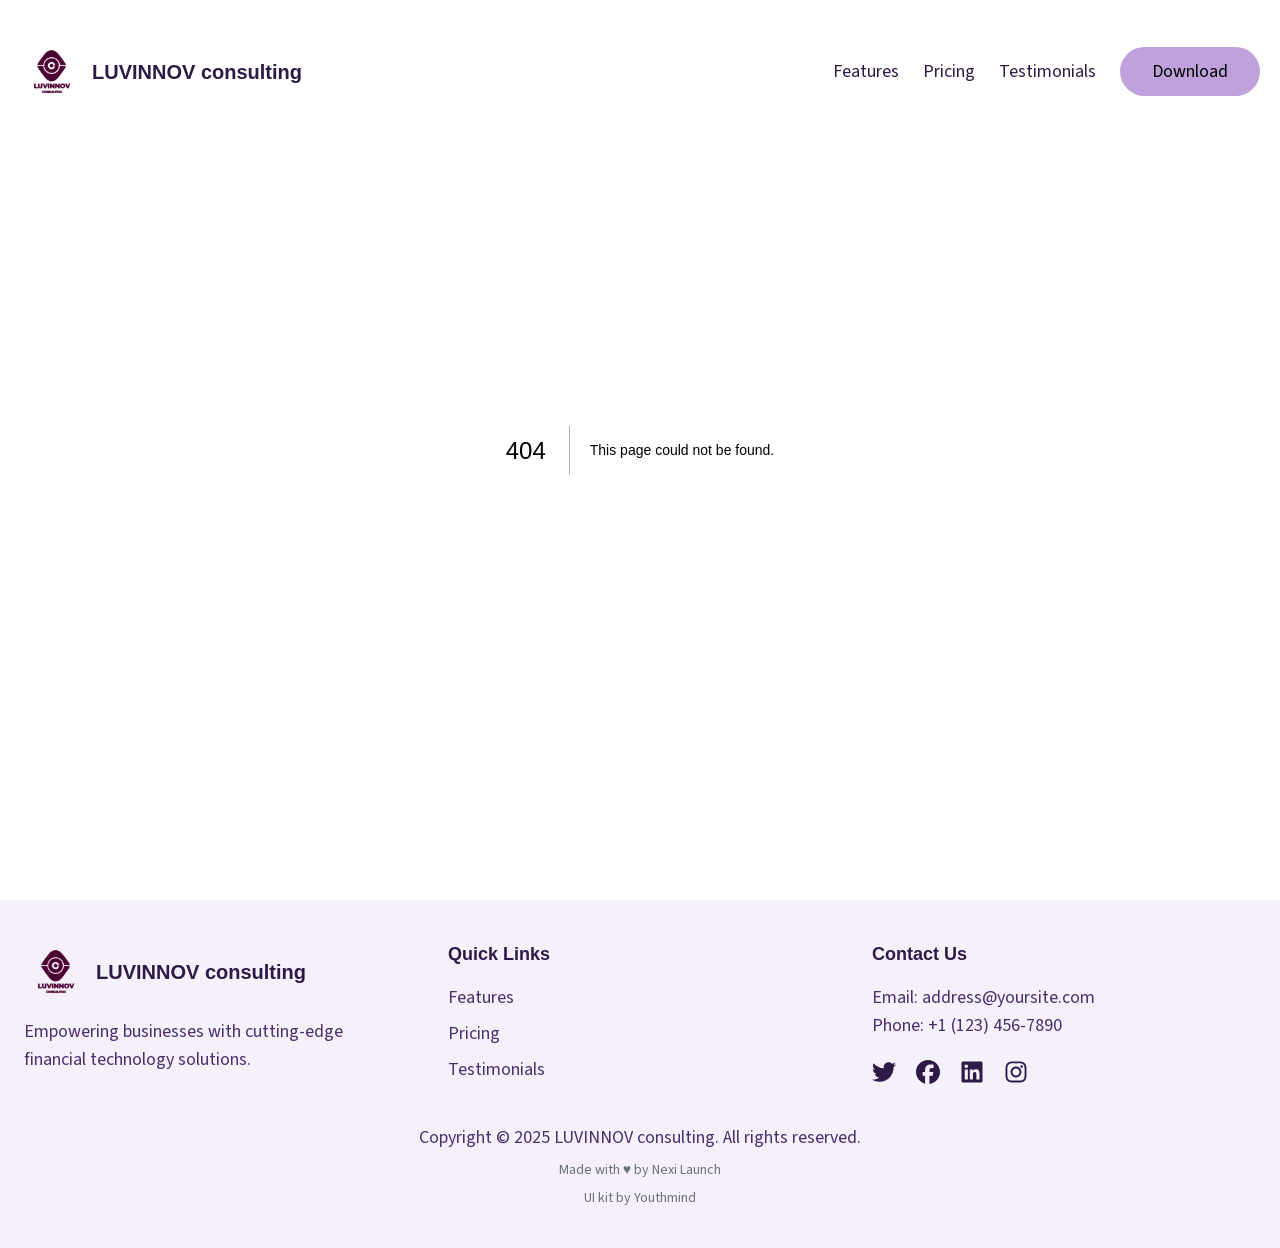
<file: 404/index.html>
<!DOCTYPE html><html lang="en"><head><meta charSet="utf-8"/><meta name="viewport" content="width=device-width, initial-scale=1"/><link rel="preload" href="/toto/static/media/3534416bbfdcc9be-s.p.woff2" as="font" crossorigin="" type="font/woff2"/><link rel="preload" href="/toto/static/media/9cf9c6e84ed13b5e-s.p.woff2" as="font" crossorigin="" type="font/woff2"/><link rel="stylesheet" href="/toto/static/css/4b62ccf48ee8d64e.css" data-precedence="next"/><link rel="preload" as="script" fetchPriority="low" href="/toto/static/chunks/webpack-124ecab26fb58c19.js"/><script src="/toto/static/chunks/fd9d1056-db191a3a5ea0cf82.js" async=""></script><script src="/toto/static/chunks/117-f3b8f21bd24e2835.js" async=""></script><script src="/toto/static/chunks/main-app-a7b32113b8350403.js" async=""></script><script src="/toto/static/chunks/f7333993-c49efe604041fbbe.js" async=""></script><script src="/toto/static/chunks/352-a9b791b943f758c2.js" async=""></script><script src="/toto/static/chunks/578-3923106b9cc915ff.js" async=""></script><script src="/toto/static/chunks/app/layout-371a8bd3d6e32481.js" async=""></script><script src="/toto/static/chunks/3d47b92a-8a8ddd173a9a4bae.js" async=""></script><script src="/toto/static/chunks/6-3d7f84770f22fc90.js" async=""></script><script src="/toto/static/chunks/app/page-560731b60eb014f5.js" async=""></script><meta name="robots" content="noindex"/><title>404: This page could not be found.</title><title>Luvinnov consulting</title><meta name="description" content="Luvinnov empowers businesses with cutting-edge technology solutions to drive success and efficiency."/><meta property="og:title" content="Luvinnov consulting"/><meta property="og:description" content="Luvinnov empowers businesses with cutting-edge technology solutions to drive success and efficiency."/><meta property="og:url" content="https://luvinnov.github.io/"/><meta property="og:image" content="https://luvinnov.github.io/images/og-image.jpg"/><meta property="og:image:width" content="1200"/><meta property="og:image:height" content="675"/><meta property="og:image:alt" content="LUVINNOV consulting"/><meta property="og:type" content="website"/><meta name="twitter:card" content="summary_large_image"/><meta name="twitter:title" content="Luvinnov consulting"/><meta name="twitter:description" content="Luvinnov empowers businesses with cutting-edge technology solutions to drive success and efficiency."/><meta name="twitter:image" content="https://luvinnov.github.io/images/twitter-image.jpg"/><link rel="icon" href="/images/icons/apple-touch-icon.png" type="image/png" sizes="180x180"/><link rel="icon" href="/images/icons/favicon.ico" type="image/png"/><link rel="icon" href="/images/icons/favicon.svg" type="image/svg+xml"/><link rel="icon" href="/images/icons/favicon-96x96.png" type="image/png" sizes="96x96"/><link rel="icon" href="/images/icons/web-app-manifest-192x192.png" type="image/png" sizes="192x192"/><link rel="icon" href="/images/icons/web-app-manifest-512x512.png" type="image/png" sizes="512x512"/><meta name="next-size-adjust"/><script src="/toto/static/chunks/polyfills-42372ed130431b0a.js" noModule=""></script></head><body class="__className_1b340f __className_1fdbab antialiased"><header class="bg-transparent fixed top-0 left-0 right-0 md:absolute z-50 mx-auto w-full"><div class="px-5 w-full max-w-7xl mx-auto !px-0"><nav class="shadow-md md:shadow-none bg-white md:bg-transparent mx-auto flex justify-between items-center py-2 px-5 md:py-10"><a class="flex items-center gap-2" href="/"><img alt="Logo" loading="lazy" width="120" height="120" decoding="async" data-nimg="1" class="min-w-fit w-16 h-16" style="color:transparent" src="/images/logos/luvinnov_consulting_logo_100x100.png"/><span class="manrope text-xl font-semibold text-foreground cursor-pointer">LUVINNOV consulting</span></a><ul class="hidden md:flex space-x-6"><li><a class="text-foreground hover:text-foreground-accent transition-colors" href="#features">Features</a></li><li><a class="text-foreground hover:text-foreground-accent transition-colors" href="#pricing">Pricing</a></li><li><a class="text-foreground hover:text-foreground-accent transition-colors" href="#testimonials">Testimonials</a></li><li><a class="text-black bg-primary hover:bg-primary-accent px-8 py-3 rounded-full transition-colors" href="#cta">Download</a></li></ul><div class="md:hidden flex items-center"><button type="button" class="bg-primary text-black focus:outline-none rounded-full w-10 h-10 flex items-center justify-center" aria-controls="mobile-menu" aria-expanded="false"><svg stroke="currentColor" fill="currentColor" stroke-width="0" viewBox="0 0 24 24" aria-hidden="true" class="h-6 w-6" height="1em" width="1em" xmlns="http://www.w3.org/2000/svg"><path fill-rule="evenodd" d="M3 6.75A.75.75 0 0 1 3.75 6h16.5a.75.75 0 0 1 0 1.5H3.75A.75.75 0 0 1 3 6.75ZM3 12a.75.75 0 0 1 .75-.75h16.5a.75.75 0 0 1 0 1.5H3.75A.75.75 0 0 1 3 12Zm0 5.25a.75.75 0 0 1 .75-.75h16.5a.75.75 0 0 1 0 1.5H3.75a.75.75 0 0 1-.75-.75Z" clip-rule="evenodd"></path></svg><span class="sr-only">Toggle navigation</span></button></div></nav></div></header><main><div style="font-family:system-ui,&quot;Segoe UI&quot;,Roboto,Helvetica,Arial,sans-serif,&quot;Apple Color Emoji&quot;,&quot;Segoe UI Emoji&quot;;height:100vh;text-align:center;display:flex;flex-direction:column;align-items:center;justify-content:center"><div><style>body{color:#000;background:#fff;margin:0}.next-error-h1{border-right:1px solid rgba(0,0,0,.3)}@media (prefers-color-scheme:dark){body{color:#fff;background:#000}.next-error-h1{border-right:1px solid rgba(255,255,255,.3)}}</style><h1 class="next-error-h1" style="display:inline-block;margin:0 20px 0 0;padding:0 23px 0 0;font-size:24px;font-weight:500;vertical-align:top;line-height:49px">404</h1><div style="display:inline-block"><h2 style="font-size:14px;font-weight:400;line-height:49px;margin:0">This page could not be found.</h2></div></div></div></main><footer class="bg-hero-background text-foreground py-10"><div class="max-w-7xl w-full mx-auto px-6 grid grid-cols-1 md:grid-cols-3 gap-10"><div><a class="flex items-center gap-2" href="/"><img alt="Logo" loading="lazy" width="120" height="120" decoding="async" data-nimg="1" class="min-w-fit w-16 h-16" style="color:transparent" src="/images/logos/luvinnov_consulting_logo_100x100.png"/><h3 class="manrope text-xl font-semibold cursor-pointer">LUVINNOV consulting</h3></a><p class="mt-3.5 text-foreground-accent">Empowering businesses with cutting-edge financial technology solutions.</p></div><div><h4 class="text-lg font-semibold mb-4">Quick Links</h4><ul class="text-foreground-accent"><li class="mb-2"><a class="hover:text-foreground" href="#features">Features</a></li><li class="mb-2"><a class="hover:text-foreground" href="#pricing">Pricing</a></li><li class="mb-2"><a class="hover:text-foreground" href="#testimonials">Testimonials</a></li></ul></div><div><h4 class="text-lg font-semibold mb-4">Contact Us</h4><a href="mailto:address@yoursite.com" class="block text-foreground-accent hover:text-foreground">Email: <!-- -->address@yoursite.com</a><a href="tel:+1 (123) 456-7890" class="block text-foreground-accent hover:text-foreground">Phone: <!-- -->+1 (123) 456-7890</a><div class="mt-5 flex items-center gap-5 flex-wrap"><a aria-label="twitter" href="https://twitter.com/Twitter"><svg stroke="currentColor" fill="currentColor" stroke-width="0" viewBox="0 0 512 512" class="min-w-fit" height="24" width="24" xmlns="http://www.w3.org/2000/svg"><path d="M459.37 151.716c.325 4.548.325 9.097.325 13.645 0 138.72-105.583 298.558-298.558 298.558-59.452 0-114.68-17.219-161.137-47.106 8.447.974 16.568 1.299 25.34 1.299 49.055 0 94.213-16.568 130.274-44.832-46.132-.975-84.792-31.188-98.112-72.772 6.498.974 12.995 1.624 19.818 1.624 9.421 0 18.843-1.3 27.614-3.573-48.081-9.747-84.143-51.98-84.143-102.985v-1.299c13.969 7.797 30.214 12.67 47.431 13.319-28.264-18.843-46.781-51.005-46.781-87.391 0-19.492 5.197-37.36 14.294-52.954 51.655 63.675 129.3 105.258 216.365 109.807-1.624-7.797-2.599-15.918-2.599-24.04 0-57.828 46.782-104.934 104.934-104.934 30.213 0 57.502 12.67 76.67 33.137 23.715-4.548 46.456-13.32 66.599-25.34-7.798 24.366-24.366 44.833-46.132 57.827 21.117-2.273 41.584-8.122 60.426-16.243-14.292 20.791-32.161 39.308-52.628 54.253z"></path></svg></a><a aria-label="facebook" href="https://facebook.com"><svg stroke="currentColor" fill="currentColor" stroke-width="0" viewBox="0 0 512 512" class="min-w-fit" height="24" width="24" xmlns="http://www.w3.org/2000/svg"><path d="M512 256C512 114.6 397.4 0 256 0S0 114.6 0 256C0 376 82.7 476.8 194.2 504.5V334.2H141.4V256h52.8V222.3c0-87.1 39.4-127.5 125-127.5c16.2 0 44.2 3.2 55.7 6.4V172c-6-.6-16.5-1-29.6-1c-42 0-58.2 15.9-58.2 57.2V256h83.6l-14.4 78.2H287V510.1C413.8 494.8 512 386.9 512 256h0z"></path></svg></a><a aria-label="linkedin" href="https://www.linkedin.com"><svg stroke="currentColor" fill="currentColor" stroke-width="0" viewBox="0 0 448 512" class="min-w-fit" height="24" width="24" xmlns="http://www.w3.org/2000/svg"><path d="M416 32H31.9C14.3 32 0 46.5 0 64.3v383.4C0 465.5 14.3 480 31.9 480H416c17.6 0 32-14.5 32-32.3V64.3c0-17.8-14.4-32.3-32-32.3zM135.4 416H69V202.2h66.5V416zm-33.2-243c-21.3 0-38.5-17.3-38.5-38.5S80.9 96 102.2 96c21.2 0 38.5 17.3 38.5 38.5 0 21.3-17.2 38.5-38.5 38.5zm282.1 243h-66.4V312c0-24.8-.5-56.7-34.5-56.7-34.6 0-39.9 27-39.9 54.9V416h-66.4V202.2h63.7v29.2h.9c8.9-16.8 30.6-34.5 62.9-34.5 67.2 0 79.7 44.3 79.7 101.9V416z"></path></svg></a><a aria-label="instagram" href="https://www.instagram.com"><svg stroke="currentColor" fill="currentColor" stroke-width="0" viewBox="0 0 448 512" class="min-w-fit" height="24" width="24" xmlns="http://www.w3.org/2000/svg"><path d="M224.1 141c-63.6 0-114.9 51.3-114.9 114.9s51.3 114.9 114.9 114.9S339 319.5 339 255.9 287.7 141 224.1 141zm0 189.6c-41.1 0-74.7-33.5-74.7-74.7s33.5-74.7 74.7-74.7 74.7 33.5 74.7 74.7-33.6 74.7-74.7 74.7zm146.4-194.3c0 14.9-12 26.8-26.8 26.8-14.9 0-26.8-12-26.8-26.8s12-26.8 26.8-26.8 26.8 12 26.8 26.8zm76.1 27.2c-1.7-35.9-9.9-67.7-36.2-93.9-26.2-26.2-58-34.4-93.9-36.2-37-2.1-147.9-2.1-184.9 0-35.8 1.7-67.6 9.9-93.9 36.1s-34.4 58-36.2 93.9c-2.1 37-2.1 147.9 0 184.9 1.7 35.9 9.9 67.7 36.2 93.9s58 34.4 93.9 36.2c37 2.1 147.9 2.1 184.9 0 35.9-1.7 67.7-9.9 93.9-36.2 26.2-26.2 34.4-58 36.2-93.9 2.1-37 2.1-147.8 0-184.8zM398.8 388c-7.8 19.6-22.9 34.7-42.6 42.6-29.5 11.7-99.5 9-132.1 9s-102.7 2.6-132.1-9c-19.6-7.8-34.7-22.9-42.6-42.6-11.7-29.5-9-99.5-9-132.1s-2.6-102.7 9-132.1c7.8-19.6 22.9-34.7 42.6-42.6 29.5-11.7 99.5-9 132.1-9s102.7-2.6 132.1 9c19.6 7.8 34.7 22.9 42.6 42.6 11.7 29.5 9 99.5 9 132.1s2.7 102.7-9 132.1z"></path></svg></a></div></div></div><div class="mt-8 md:text-center text-foreground-accent px-6"><p>Copyright © <!-- -->2025<!-- --> <!-- -->LUVINNOV consulting<!-- -->. All rights reserved.</p><p class="text-sm mt-2 text-gray-500">Made with ♥ by <a href="https://nexilaunch.com" target="_blank">Nexi Launch</a></p><p class="text-sm mt-2 text-gray-500">UI kit by <a href="https://ui8.net/youthmind/products/fintech-finance-mobile-app-ui-kit" target="_blank">Youthmind</a></p></div></footer><script src="/toto/static/chunks/webpack-124ecab26fb58c19.js" async=""></script><script>(self.__next_f=self.__next_f||[]).push([0]);self.__next_f.push([2,null])</script><script>self.__next_f.push([1,"1:HL[\"/toto/static/media/3534416bbfdcc9be-s.p.woff2\",\"font\",{\"crossOrigin\":\"\",\"type\":\"font/woff2\"}]\n2:HL[\"/toto/static/media/9cf9c6e84ed13b5e-s.p.woff2\",\"font\",{\"crossOrigin\":\"\",\"type\":\"font/woff2\"}]\n3:HL[\"/toto/static/css/4b62ccf48ee8d64e.css\",\"style\"]\n"])</script><script>self.__next_f.push([1,"4:I[2846,[],\"\"]\n6:I[4707,[],\"\"]\n7:I[6423,[],\"\"]\n8:I[2911,[\"516\",\"static/chunks/f7333993-c49efe604041fbbe.js\",\"352\",\"static/chunks/352-a9b791b943f758c2.js\",\"578\",\"static/chunks/578-3923106b9cc915ff.js\",\"185\",\"static/chunks/app/layout-371a8bd3d6e32481.js\"],\"default\"]\nd:I[2972,[\"516\",\"static/chunks/f7333993-c49efe604041fbbe.js\",\"352\",\"static/chunks/352-a9b791b943f758c2.js\",\"578\",\"static/chunks/578-3923106b9cc915ff.js\",\"185\",\"static/chunks/app/layout-371a8bd3d6e32481.js\"],\"\"]\ne:I[5878,[\"614\",\"static/chunks/3d47b92a-8a8ddd173a9a4bae.js\",\"352\",\"static/chunks/352-a9b791b943f758c2.js\",\"6\",\"static/chunks/6-3d7f84770f22fc90.js\",\"931\",\"static/chunks/app/page-560731b60eb014f5.js\"],\"Image\"]\n10:I[1060,[],\"\"]\n9:{\"fontFamily\":\"system-ui,\\\"Segoe UI\\\",Roboto,Helvetica,Arial,sans-serif,\\\"Apple Color Emoji\\\",\\\"Segoe UI Emoji\\\"\",\"height\":\"100vh\",\"textAlign\":\"center\",\"display\":\"flex\",\"flexDirection\":\"column\",\"alignItems\":\"center\",\"justifyContent\":\"center\"}\na:{\"display\":\"inline-block\",\"margin\":\"0 20px 0 0\",\"padding\":\"0 23px 0 0\",\"fontSize\":24,\"fontWeight\":500,\"verticalAlign\":\"top\",\"lineHeight\":\"49px\"}\nb:{\"display\":\"inline-block\"}\nc:{\"fontSize\":14,\"fontWeight\":400,\"lineHeight\":\"49px\",\"margin\":0}\n11:[]\n"])</script><script>self.__next_f.push([1,"0:[\"$\",\"$L4\",null,{\"buildId\":\"uKGMmE10xNMlRDtoGWKKM\",\"assetPrefix\":\"\",\"urlParts\":[\"\",\"_not-found\",\"\"],\"initialTree\":[\"\",{\"children\":[\"/_not-found\",{\"children\":[\"__PAGE__\",{}]}]},\"$undefined\",\"$undefined\",true],\"initialSeedData\":[\"\",{\"children\":[\"/_not-found\",{\"children\":[\"__PAGE__\",{},[[\"$L5\",[[\"$\",\"title\",null,{\"children\":\"404: This page could not be found.\"}],[\"$\",\"div\",null,{\"style\":{\"fontFamily\":\"system-ui,\\\"Segoe UI\\\",Roboto,Helvetica,Arial,sans-serif,\\\"Apple Color Emoji\\\",\\\"Segoe UI Emoji\\\"\",\"height\":\"100vh\",\"textAlign\":\"center\",\"display\":\"flex\",\"flexDirection\":\"column\",\"alignItems\":\"center\",\"justifyContent\":\"center\"},\"children\":[\"$\",\"div\",null,{\"children\":[[\"$\",\"style\",null,{\"dangerouslySetInnerHTML\":{\"__html\":\"body{color:#000;background:#fff;margin:0}.next-error-h1{border-right:1px solid rgba(0,0,0,.3)}@media (prefers-color-scheme:dark){body{color:#fff;background:#000}.next-error-h1{border-right:1px solid rgba(255,255,255,.3)}}\"}}],[\"$\",\"h1\",null,{\"className\":\"next-error-h1\",\"style\":{\"display\":\"inline-block\",\"margin\":\"0 20px 0 0\",\"padding\":\"0 23px 0 0\",\"fontSize\":24,\"fontWeight\":500,\"verticalAlign\":\"top\",\"lineHeight\":\"49px\"},\"children\":\"404\"}],[\"$\",\"div\",null,{\"style\":{\"display\":\"inline-block\"},\"children\":[\"$\",\"h2\",null,{\"style\":{\"fontSize\":14,\"fontWeight\":400,\"lineHeight\":\"49px\",\"margin\":0},\"children\":\"This page could not be found.\"}]}]]}]}]],null],null],null]},[null,[\"$\",\"$L6\",null,{\"parallelRouterKey\":\"children\",\"segmentPath\":[\"children\",\"/_not-found\",\"children\"],\"error\":\"$undefined\",\"errorStyles\":\"$undefined\",\"errorScripts\":\"$undefined\",\"template\":[\"$\",\"$L7\",null,{}],\"templateStyles\":\"$undefined\",\"templateScripts\":\"$undefined\",\"notFound\":\"$undefined\",\"notFoundStyles\":\"$undefined\"}]],null]},[[[[\"$\",\"link\",\"0\",{\"rel\":\"stylesheet\",\"href\":\"/toto/static/css/4b62ccf48ee8d64e.css\",\"precedence\":\"next\",\"crossOrigin\":\"$undefined\"}]],[\"$\",\"html\",null,{\"lang\":\"en\",\"children\":[\"$\",\"body\",null,{\"className\":\"__className_1b340f __className_1fdbab antialiased\",\"children\":[\"\",[\"$\",\"$L8\",null,{}],[\"$\",\"main\",null,{\"children\":[\"$\",\"$L6\",null,{\"parallelRouterKey\":\"children\",\"segmentPath\":[\"children\"],\"error\":\"$undefined\",\"errorStyles\":\"$undefined\",\"errorScripts\":\"$undefined\",\"template\":[\"$\",\"$L7\",null,{}],\"templateStyles\":\"$undefined\",\"templateScripts\":\"$undefined\",\"notFound\":[[\"$\",\"title\",null,{\"children\":\"404: This page could not be found.\"}],[\"$\",\"div\",null,{\"style\":\"$9\",\"children\":[\"$\",\"div\",null,{\"children\":[[\"$\",\"style\",null,{\"dangerouslySetInnerHTML\":{\"__html\":\"body{color:#000;background:#fff;margin:0}.next-error-h1{border-right:1px solid rgba(0,0,0,.3)}@media (prefers-color-scheme:dark){body{color:#fff;background:#000}.next-error-h1{border-right:1px solid rgba(255,255,255,.3)}}\"}}],[\"$\",\"h1\",null,{\"className\":\"next-error-h1\",\"style\":\"$a\",\"children\":\"404\"}],[\"$\",\"div\",null,{\"style\":\"$b\",\"children\":[\"$\",\"h2\",null,{\"style\":\"$c\",\"children\":\"This page could not be found.\"}]}]]}]}]],\"notFoundStyles\":[]}]}],[\"$\",\"footer\",null,{\"className\":\"bg-hero-background text-foreground py-10\",\"children\":[[\"$\",\"div\",null,{\"className\":\"max-w-7xl w-full mx-auto px-6 grid grid-cols-1 md:grid-cols-3 gap-10\",\"children\":[[\"$\",\"div\",null,{\"children\":[[\"$\",\"$Ld\",null,{\"href\":\"/\",\"className\":\"flex items-center gap-2\",\"children\":[[\"$\",\"$Le\",null,{\"src\":\"/images/logos/luvinnov_consulting_logo_100x100.png\",\"alt\":\"Logo\",\"className\":\"min-w-fit w-16 h-16\",\"width\":120,\"height\":120}],[\"$\",\"h3\",null,{\"className\":\"manrope text-xl font-semibold cursor-pointer\",\"children\":\"LUVINNOV consulting\"}]]}],[\"$\",\"p\",null,{\"className\":\"mt-3.5 text-foreground-accent\",\"children\":\"Empowering businesses with cutting-edge financial technology solutions.\"}]]}],[\"$\",\"div\",null,{\"children\":[[\"$\",\"h4\",null,{\"className\":\"text-lg font-semibold mb-4\",\"children\":\"Quick Links\"}],[\"$\",\"ul\",null,{\"className\":\"text-foreground-accent\",\"children\":[[\"$\",\"li\",\"Features\",{\"className\":\"mb-2\",\"children\":[\"$\",\"$Ld\",null,{\"href\":\"#features\",\"className\":\"hover:text-foreground\",\"children\":\"Features\"}]}],[\"$\",\"li\",\"Pricing\",{\"className\":\"mb-2\",\"children\":[\"$\",\"$Ld\",null,{\"href\":\"#pricing\",\"className\":\"hover:text-foreground\",\"children\":\"Pricing\"}]}],[\"$\",\"li\",\"Testimonials\",{\"className\":\"mb-2\",\"children\":[\"$\",\"$Ld\",null,{\"href\":\"#testimonials\",\"className\":\"hover:text-foreground\",\"children\":\"Testimonials\"}]}]]}]]}],[\"$\",\"div\",null,{\"children\":[[\"$\",\"h4\",null,{\"className\":\"text-lg font-semibold mb-4\",\"children\":\"Contact Us\"}],[\"$\",\"a\",null,{\"href\":\"mailto:address@yoursite.com\",\"className\":\"block text-foreground-accent hover:text-foreground\",\"children\":[\"Email: \",\"address@yoursite.com\"]}],[\"$\",\"a\",null,{\"href\":\"tel:+1 (123) 456-7890\",\"className\":\"block text-foreground-accent hover:text-foreground\",\"children\":[\"Phone: \",\"+1 (123) 456-7890\"]}],[\"$\",\"div\",null,{\"className\":\"mt-5 flex items-center gap-5 flex-wrap\",\"children\":[[\"$\",\"$Ld\",\"twitter\",{\"href\":\"https://twitter.com/Twitter\",\"aria-label\":\"twitter\",\"children\":[\"$\",\"svg\",null,{\"stroke\":\"currentColor\",\"fill\":\"currentColor\",\"strokeWidth\":\"0\",\"viewBox\":\"0 0 512 512\",\"className\":\"min-w-fit\",\"children\":[\"$undefined\",[[\"$\",\"path\",\"0\",{\"d\":\"M459.37 151.716c.325 4.548.325 9.097.325 13.645 0 138.72-105.583 298.558-298.558 298.558-59.452 0-114.68-17.219-161.137-47.106 8.447.974 16.568 1.299 25.34 1.299 49.055 0 94.213-16.568 130.274-44.832-46.132-.975-84.792-31.188-98.112-72.772 6.498.974 12.995 1.624 19.818 1.624 9.421 0 18.843-1.3 27.614-3.573-48.081-9.747-84.143-51.98-84.143-102.985v-1.299c13.969 7.797 30.214 12.67 47.431 13.319-28.264-18.843-46.781-51.005-46.781-87.391 0-19.492 5.197-37.36 14.294-52.954 51.655 63.675 129.3 105.258 216.365 109.807-1.624-7.797-2.599-15.918-2.599-24.04 0-57.828 46.782-104.934 104.934-104.934 30.213 0 57.502 12.67 76.67 33.137 23.715-4.548 46.456-13.32 66.599-25.34-7.798 24.366-24.366 44.833-46.132 57.827 21.117-2.273 41.584-8.122 60.426-16.243-14.292 20.791-32.161 39.308-52.628 54.253z\",\"children\":[]}]]],\"style\":{\"color\":\"$undefined\"},\"height\":24,\"width\":24,\"xmlns\":\"http://www.w3.org/2000/svg\"}]}],[\"$\",\"$Ld\",\"facebook\",{\"href\":\"https://facebook.com\",\"aria-label\":\"facebook\",\"children\":[\"$\",\"svg\",null,{\"stroke\":\"currentColor\",\"fill\":\"currentColor\",\"strokeWidth\":\"0\",\"viewBox\":\"0 0 512 512\",\"className\":\"min-w-fit\",\"children\":[\"$undefined\",[[\"$\",\"path\",\"0\",{\"d\":\"M512 256C512 114.6 397.4 0 256 0S0 114.6 0 256C0 376 82.7 476.8 194.2 504.5V334.2H141.4V256h52.8V222.3c0-87.1 39.4-127.5 125-127.5c16.2 0 44.2 3.2 55.7 6.4V172c-6-.6-16.5-1-29.6-1c-42 0-58.2 15.9-58.2 57.2V256h83.6l-14.4 78.2H287V510.1C413.8 494.8 512 386.9 512 256h0z\",\"children\":[]}]]],\"style\":{\"color\":\"$undefined\"},\"height\":24,\"width\":24,\"xmlns\":\"http://www.w3.org/2000/svg\"}]}],[\"$\",\"$Ld\",\"linkedin\",{\"href\":\"https://www.linkedin.com\",\"aria-label\":\"linkedin\",\"children\":[\"$\",\"svg\",null,{\"stroke\":\"currentColor\",\"fill\":\"currentColor\",\"strokeWidth\":\"0\",\"viewBox\":\"0 0 448 512\",\"className\":\"min-w-fit\",\"children\":[\"$undefined\",[[\"$\",\"path\",\"0\",{\"d\":\"M416 32H31.9C14.3 32 0 46.5 0 64.3v383.4C0 465.5 14.3 480 31.9 480H416c17.6 0 32-14.5 32-32.3V64.3c0-17.8-14.4-32.3-32-32.3zM135.4 416H69V202.2h66.5V416zm-33.2-243c-21.3 0-38.5-17.3-38.5-38.5S80.9 96 102.2 96c21.2 0 38.5 17.3 38.5 38.5 0 21.3-17.2 38.5-38.5 38.5zm282.1 243h-66.4V312c0-24.8-.5-56.7-34.5-56.7-34.6 0-39.9 27-39.9 54.9V416h-66.4V202.2h63.7v29.2h.9c8.9-16.8 30.6-34.5 62.9-34.5 67.2 0 79.7 44.3 79.7 101.9V416z\",\"children\":[]}]]],\"style\":{\"color\":\"$undefined\"},\"height\":24,\"width\":24,\"xmlns\":\"http://www.w3.org/2000/svg\"}]}],[\"$\",\"$Ld\",\"instagram\",{\"href\":\"https://www.instagram.com\",\"aria-label\":\"instagram\",\"children\":[\"$\",\"svg\",null,{\"stroke\":\"currentColor\",\"fill\":\"currentColor\",\"strokeWidth\":\"0\",\"viewBox\":\"0 0 448 512\",\"className\":\"min-w-fit\",\"children\":[\"$undefined\",[[\"$\",\"path\",\"0\",{\"d\":\"M224.1 141c-63.6 0-114.9 51.3-114.9 114.9s51.3 114.9 114.9 114.9S339 319.5 339 255.9 287.7 141 224.1 141zm0 189.6c-41.1 0-74.7-33.5-74.7-74.7s33.5-74.7 74.7-74.7 74.7 33.5 74.7 74.7-33.6 74.7-74.7 74.7zm146.4-194.3c0 14.9-12 26.8-26.8 26.8-14.9 0-26.8-12-26.8-26.8s12-26.8 26.8-26.8 26.8 12 26.8 26.8zm76.1 27.2c-1.7-35.9-9.9-67.7-36.2-93.9-26.2-26.2-58-34.4-93.9-36.2-37-2.1-147.9-2.1-184.9 0-35.8 1.7-67.6 9.9-93.9 36.1s-34.4 58-36.2 93.9c-2.1 37-2.1 147.9 0 184.9 1.7 35.9 9.9 67.7 36.2 93.9s58 34.4 93.9 36.2c37 2.1 147.9 2.1 184.9 0 35.9-1.7 67.7-9.9 93.9-36.2 26.2-26.2 34.4-58 36.2-93.9 2.1-37 2.1-147.8 0-184.8zM398.8 388c-7.8 19.6-22.9 34.7-42.6 42.6-29.5 11.7-99.5 9-132.1 9s-102.7 2.6-132.1-9c-19.6-7.8-34.7-22.9-42.6-42.6-11.7-29.5-9-99.5-9-132.1s-2.6-102.7 9-132.1c7.8-19.6 22.9-34.7 42.6-42.6 29.5-11.7 99.5-9 132.1-9s102.7-2.6 132.1 9c19.6 7.8 34.7 22.9 42.6 42.6 11.7 29.5 9 99.5 9 132.1s2.7 102.7-9 132.1z\",\"children\":[]}]]],\"style\":{\"color\":\"$undefined\"},\"height\":24,\"width\":24,\"xmlns\":\"http://www.w3.org/2000/svg\"}]}]]}]]}]]}],[\"$\",\"div\",null,{\"className\":\"mt-8 md:text-center text-foreground-accent px-6\",\"children\":[[\"$\",\"p\",null,{\"children\":[\"Copyright © \",2025,\" \",\"LUVINNOV consulting\",\". All rights reserved.\"]}],[\"$\",\"p\",null,{\"className\":\"text-sm mt-2 text-gray-500\",\"children\":[\"Made with ♥ by \",[\"$\",\"a\",null,{\"href\":\"https://nexilaunch.com\",\"target\":\"_blank\",\"children\":\"Nexi Launch\"}]]}],[\"$\",\"p\",null,{\"className\":\"text-sm mt-2 text-gray-500\",\"children\":[\"UI kit by \",[\"$\",\"a\",null,{\"href\":\"https://ui8.net/youthmind/products/fintech-finance-mobile-app-ui-kit\",\"target\":\"_blank\",\"children\":\"Youthmind\"}]]}]]}]]}]]}]}]],null],null],\"couldBeIntercepted\":false,\"initialHead\":[[\"$\",\"meta\",null,{\"name\":\"robots\",\"content\":\"noindex\"}],\"$Lf\"],\"globalErrorComponent\":\"$10\",\"missingSlots\":\"$W11\"}]\n"])</script><script>self.__next_f.push([1,"f:[[\"$\",\"meta\",\"0\",{\"name\":\"viewport\",\"content\":\"width=device-width, initial-scale=1\"}],[\"$\",\"meta\",\"1\",{\"charSet\":\"utf-8\"}],[\"$\",\"title\",\"2\",{\"children\":\"Luvinnov consulting\"}],[\"$\",\"meta\",\"3\",{\"name\":\"description\",\"content\":\"Luvinnov empowers businesses with cutting-edge technology solutions to drive success and efficiency.\"}],[\"$\",\"meta\",\"4\",{\"property\":\"og:title\",\"content\":\"Luvinnov consulting\"}],[\"$\",\"meta\",\"5\",{\"property\":\"og:description\",\"content\":\"Luvinnov empowers businesses with cutting-edge technology solutions to drive success and efficiency.\"}],[\"$\",\"meta\",\"6\",{\"property\":\"og:url\",\"content\":\"https://luvinnov.github.io/\"}],[\"$\",\"meta\",\"7\",{\"property\":\"og:image\",\"content\":\"https://luvinnov.github.io/images/og-image.jpg\"}],[\"$\",\"meta\",\"8\",{\"property\":\"og:image:width\",\"content\":\"1200\"}],[\"$\",\"meta\",\"9\",{\"property\":\"og:image:height\",\"content\":\"675\"}],[\"$\",\"meta\",\"10\",{\"property\":\"og:image:alt\",\"content\":\"LUVINNOV consulting\"}],[\"$\",\"meta\",\"11\",{\"property\":\"og:type\",\"content\":\"website\"}],[\"$\",\"meta\",\"12\",{\"name\":\"twitter:card\",\"content\":\"summary_large_image\"}],[\"$\",\"meta\",\"13\",{\"name\":\"twitter:title\",\"content\":\"Luvinnov consulting\"}],[\"$\",\"meta\",\"14\",{\"name\":\"twitter:description\",\"content\":\"Luvinnov empowers businesses with cutting-edge technology solutions to drive success and efficiency.\"}],[\"$\",\"meta\",\"15\",{\"name\":\"twitter:image\",\"content\":\"https://luvinnov.github.io/images/twitter-image.jpg\"}],[\"$\",\"link\",\"16\",{\"rel\":\"icon\",\"href\":\"/images/icons/apple-touch-icon.png\",\"type\":\"image/png\",\"sizes\":\"180x180\"}],[\"$\",\"link\",\"17\",{\"rel\":\"icon\",\"href\":\"/images/icons/favicon.ico\",\"type\":\"image/png\"}],[\"$\",\"link\",\"18\",{\"rel\":\"icon\",\"href\":\"/images/icons/favicon.svg\",\"type\":\"image/svg+xml\"}],[\"$\",\"link\",\"19\",{\"rel\":\"icon\",\"href\":\"/images/icons/favicon-96x96.png\",\"type\":\"image/png\",\"sizes\":\"96x96\"}],[\"$\",\"link\",\"20\",{\"rel\":\"icon\",\"href\":\"/images/icons/web-app-manifest-192x192.png\",\"type\":\"image/png\",\"sizes\":\"192x192\"}],[\"$\",\"link\",\"21\",{\"rel\":\"icon\",\"href\":\"/images/icons/web-app-manifest-512x512.png\",\"type\":\"image/png\",\"sizes\":\"512x512\"}],[\"$\",\"meta\",\"22\",{\"name\":\"next-size-adjust\"}]]\n"])</script><script>self.__next_f.push([1,"5:null\n"])</script></body></html>
</file>
<file: toto/static/css/4b62ccf48ee8d64e.css>
@font-face{font-family:__Manrope_1b340f;font-style:normal;font-weight:200 800;font-display:swap;src:url(/toto/static/media/78187650dd6b50b3-s.woff2) format("woff2");unicode-range:u+0460-052f,u+1c80-1c8a,u+20b4,u+2de0-2dff,u+a640-a69f,u+fe2e-fe2f}@font-face{font-family:__Manrope_1b340f;font-style:normal;font-weight:200 800;font-display:swap;src:url(/toto/static/media/4529092560591ab4-s.woff2) format("woff2");unicode-range:u+0301,u+0400-045f,u+0490-0491,u+04b0-04b1,u+2116}@font-face{font-family:__Manrope_1b340f;font-style:normal;font-weight:200 800;font-display:swap;src:url(/toto/static/media/b8222d26e20b2e06-s.woff2) format("woff2");unicode-range:u+0370-0377,u+037a-037f,u+0384-038a,u+038c,u+038e-03a1,u+03a3-03ff}@font-face{font-family:__Manrope_1b340f;font-style:normal;font-weight:200 800;font-display:swap;src:url(/toto/static/media/008f2e8b4aae291f-s.woff2) format("woff2");unicode-range:u+0102-0103,u+0110-0111,u+0128-0129,u+0168-0169,u+01a0-01a1,u+01af-01b0,u+0300-0301,u+0303-0304,u+0308-0309,u+0323,u+0329,u+1ea0-1ef9,u+20ab}@font-face{font-family:__Manrope_1b340f;font-style:normal;font-weight:200 800;font-display:swap;src:url(/toto/static/media/3c46462b57ac880e-s.woff2) format("woff2");unicode-range:u+0100-02ba,u+02bd-02c5,u+02c7-02cc,u+02ce-02d7,u+02dd-02ff,u+0304,u+0308,u+0329,u+1d00-1dbf,u+1e00-1e9f,u+1ef2-1eff,u+2020,u+20a0-20ab,u+20ad-20c0,u+2113,u+2c60-2c7f,u+a720-a7ff}@font-face{font-family:__Manrope_1b340f;font-style:normal;font-weight:200 800;font-display:swap;src:url(/toto/static/media/3534416bbfdcc9be-s.p.woff2) format("woff2");unicode-range:u+00??,u+0131,u+0152-0153,u+02bb-02bc,u+02c6,u+02da,u+02dc,u+0304,u+0308,u+0329,u+2000-206f,u+20ac,u+2122,u+2191,u+2193,u+2212,u+2215,u+feff,u+fffd}@font-face{font-family:__Manrope_Fallback_1b340f;src:local("Arial");ascent-override:103.31%;descent-override:29.07%;line-gap-override:0.00%;size-adjust:103.19%}.__className_1b340f{font-family:__Manrope_1b340f,__Manrope_Fallback_1b340f;font-style:normal}@font-face{font-family:__Source_Sans_3_1fdbab;font-style:normal;font-weight:200 900;font-display:swap;src:url(/toto/static/media/88da59c891d37117-s.woff2) format("woff2");unicode-range:u+0460-052f,u+1c80-1c8a,u+20b4,u+2de0-2dff,u+a640-a69f,u+fe2e-fe2f}@font-face{font-family:__Source_Sans_3_1fdbab;font-style:normal;font-weight:200 900;font-display:swap;src:url(/toto/static/media/1e377d93cbdd6b44-s.woff2) format("woff2");unicode-range:u+0301,u+0400-045f,u+0490-0491,u+04b0-04b1,u+2116}@font-face{font-family:__Source_Sans_3_1fdbab;font-style:normal;font-weight:200 900;font-display:swap;src:url(/toto/static/media/36d711d427a06e51-s.woff2) format("woff2");unicode-range:u+1f??}@font-face{font-family:__Source_Sans_3_1fdbab;font-style:normal;font-weight:200 900;font-display:swap;src:url(/toto/static/media/f1f7cdf240180e28-s.woff2) format("woff2");unicode-range:u+0370-0377,u+037a-037f,u+0384-038a,u+038c,u+038e-03a1,u+03a3-03ff}@font-face{font-family:__Source_Sans_3_1fdbab;font-style:normal;font-weight:200 900;font-display:swap;src:url(/toto/static/media/55fbdf033607a0e1-s.woff2) format("woff2");unicode-range:u+0102-0103,u+0110-0111,u+0128-0129,u+0168-0169,u+01a0-01a1,u+01af-01b0,u+0300-0301,u+0303-0304,u+0308-0309,u+0323,u+0329,u+1ea0-1ef9,u+20ab}@font-face{font-family:__Source_Sans_3_1fdbab;font-style:normal;font-weight:200 900;font-display:swap;src:url(/toto/static/media/b6a6f0b43d027304-s.woff2) format("woff2");unicode-range:u+0100-02ba,u+02bd-02c5,u+02c7-02cc,u+02ce-02d7,u+02dd-02ff,u+0304,u+0308,u+0329,u+1d00-1dbf,u+1e00-1e9f,u+1ef2-1eff,u+2020,u+20a0-20ab,u+20ad-20c0,u+2113,u+2c60-2c7f,u+a720-a7ff}@font-face{font-family:__Source_Sans_3_1fdbab;font-style:normal;font-weight:200 900;font-display:swap;src:url(/toto/static/media/9cf9c6e84ed13b5e-s.p.woff2) format("woff2");unicode-range:u+00??,u+0131,u+0152-0153,u+02bb-02bc,u+02c6,u+02da,u+02dc,u+0304,u+0308,u+0329,u+2000-206f,u+20ac,u+2122,u+2191,u+2193,u+2212,u+2215,u+feff,u+fffd}@font-face{font-family:__Source_Sans_3_Fallback_1fdbab;src:local("Arial");ascent-override:109.21%;descent-override:42.66%;line-gap-override:0.00%;size-adjust:93.76%}.__className_1fdbab{font-family:__Source_Sans_3_1fdbab,__Source_Sans_3_Fallback_1fdbab;font-style:normal}*,:after,:before{--tw-border-spacing-x:0;--tw-border-spacing-y:0;--tw-translate-x:0;--tw-translate-y:0;--tw-rotate:0;--tw-skew-x:0;--tw-skew-y:0;--tw-scale-x:1;--tw-scale-y:1;--tw-pan-x: ;--tw-pan-y: ;--tw-pinch-zoom: ;--tw-scroll-snap-strictness:proximity;--tw-gradient-from-position: ;--tw-gradient-via-position: ;--tw-gradient-to-position: ;--tw-ordinal: ;--tw-slashed-zero: ;--tw-numeric-figure: ;--tw-numeric-spacing: ;--tw-numeric-fraction: ;--tw-ring-inset: ;--tw-ring-offset-width:0px;--tw-ring-offset-color:#fff;--tw-ring-color:rgba(59,130,246,.5);--tw-ring-offset-shadow:0 0 #0000;--tw-ring-shadow:0 0 #0000;--tw-shadow:0 0 #0000;--tw-shadow-colored:0 0 #0000;--tw-blur: ;--tw-brightness: ;--tw-contrast: ;--tw-grayscale: ;--tw-hue-rotate: ;--tw-invert: ;--tw-saturate: ;--tw-sepia: ;--tw-drop-shadow: ;--tw-backdrop-blur: ;--tw-backdrop-brightness: ;--tw-backdrop-contrast: ;--tw-backdrop-grayscale: ;--tw-backdrop-hue-rotate: ;--tw-backdrop-invert: ;--tw-backdrop-opacity: ;--tw-backdrop-saturate: ;--tw-backdrop-sepia: ;--tw-contain-size: ;--tw-contain-layout: ;--tw-contain-paint: ;--tw-contain-style: }::backdrop{--tw-border-spacing-x:0;--tw-border-spacing-y:0;--tw-translate-x:0;--tw-translate-y:0;--tw-rotate:0;--tw-skew-x:0;--tw-skew-y:0;--tw-scale-x:1;--tw-scale-y:1;--tw-pan-x: ;--tw-pan-y: ;--tw-pinch-zoom: ;--tw-scroll-snap-strictness:proximity;--tw-gradient-from-position: ;--tw-gradient-via-position: ;--tw-gradient-to-position: ;--tw-ordinal: ;--tw-slashed-zero: ;--tw-numeric-figure: ;--tw-numeric-spacing: ;--tw-numeric-fraction: ;--tw-ring-inset: ;--tw-ring-offset-width:0px;--tw-ring-offset-color:#fff;--tw-ring-color:rgba(59,130,246,.5);--tw-ring-offset-shadow:0 0 #0000;--tw-ring-shadow:0 0 #0000;--tw-shadow:0 0 #0000;--tw-shadow-colored:0 0 #0000;--tw-blur: ;--tw-brightness: ;--tw-contrast: ;--tw-grayscale: ;--tw-hue-rotate: ;--tw-invert: ;--tw-saturate: ;--tw-sepia: ;--tw-drop-shadow: ;--tw-backdrop-blur: ;--tw-backdrop-brightness: ;--tw-backdrop-contrast: ;--tw-backdrop-grayscale: ;--tw-backdrop-hue-rotate: ;--tw-backdrop-invert: ;--tw-backdrop-opacity: ;--tw-backdrop-saturate: ;--tw-backdrop-sepia: ;--tw-contain-size: ;--tw-contain-layout: ;--tw-contain-paint: ;--tw-contain-style: }/*
! tailwindcss v3.4.17 | MIT License | https://tailwindcss.com
*/*,:after,:before{box-sizing:border-box;border:0 solid #e5e7eb}:after,:before{--tw-content:""}:host,html{line-height:1.5;-webkit-text-size-adjust:100%;-moz-tab-size:4;tab-size:4;font-family:ui-sans-serif,system-ui,sans-serif,Apple Color Emoji,Segoe UI Emoji,Segoe UI Symbol,Noto Color Emoji;font-feature-settings:normal;font-variation-settings:normal;-webkit-tap-highlight-color:transparent}body{margin:0;line-height:inherit}hr{height:0;color:inherit;border-top-width:1px}abbr:where([title]){text-decoration:underline dotted}h1,h2,h3,h4,h5,h6{font-size:inherit;font-weight:inherit}a{color:inherit;text-decoration:inherit}b,strong{font-weight:bolder}code,kbd,pre,samp{font-family:ui-monospace,SFMono-Regular,Menlo,Monaco,Consolas,Liberation Mono,Courier New,monospace;font-feature-settings:normal;font-variation-settings:normal;font-size:1em}small{font-size:80%}sub,sup{font-size:75%;line-height:0;position:relative;vertical-align:baseline}sub{bottom:-.25em}sup{top:-.5em}table{text-indent:0;border-color:inherit;border-collapse:collapse}button,input,optgroup,select,textarea{font-family:inherit;font-feature-settings:inherit;font-variation-settings:inherit;font-size:100%;font-weight:inherit;line-height:inherit;letter-spacing:inherit;color:inherit;margin:0;padding:0}button,select{text-transform:none}button,input:where([type=button]),input:where([type=reset]),input:where([type=submit]){-webkit-appearance:button;background-color:transparent;background-image:none}:-moz-focusring{outline:auto}:-moz-ui-invalid{box-shadow:none}progress{vertical-align:baseline}::-webkit-inner-spin-button,::-webkit-outer-spin-button{height:auto}[type=search]{-webkit-appearance:textfield;outline-offset:-2px}::-webkit-search-decoration{-webkit-appearance:none}::-webkit-file-upload-button{-webkit-appearance:button;font:inherit}summary{display:list-item}blockquote,dd,dl,figure,h1,h2,h3,h4,h5,h6,hr,p,pre{margin:0}fieldset{margin:0}fieldset,legend{padding:0}menu,ol,ul{list-style:none;margin:0;padding:0}dialog{padding:0}textarea{resize:vertical}input::placeholder,textarea::placeholder{opacity:1;color:#9ca3af}[role=button],button{cursor:pointer}:disabled{cursor:default}audio,canvas,embed,iframe,img,object,svg,video{display:block;vertical-align:middle}img,video{max-width:100%;height:auto}[hidden]:where(:not([hidden=until-found])){display:none}.sr-only{position:absolute;width:1px;height:1px;padding:0;margin:-1px;overflow:hidden;clip:rect(0,0,0,0);white-space:nowrap;border-width:0}.fixed{position:fixed}.absolute{position:absolute}.relative{position:relative}.inset-0{inset:0}.bottom-0{bottom:0}.left-0{left:0}.right-0{right:0}.top-0{top:0}.-z-10{z-index:-10}.z-10{z-index:10}.z-50{z-index:50}.order-2{order:2}.mx-auto{margin-left:auto;margin-right:auto}.my-3{margin-top:.75rem;margin-bottom:.75rem}.-mt-1{margin-top:-.25rem}.mb-0{margin-bottom:0}.mb-12{margin-bottom:3rem}.mb-2{margin-bottom:.5rem}.mb-24{margin-bottom:6rem}.mb-4{margin-bottom:1rem}.mb-5{margin-bottom:1.25rem}.mb-6{margin-bottom:1.5rem}.mb-7{margin-bottom:1.75rem}.mb-8{margin-bottom:2rem}.ml-4{margin-left:1rem}.mr-2{margin-right:.5rem}.mr-3{margin-right:.75rem}.mt-1{margin-top:.25rem}.mt-1\.5{margin-top:.375rem}.mt-10{margin-top:2.5rem}.mt-12{margin-top:3rem}.mt-2{margin-top:.5rem}.mt-3{margin-top:.75rem}.mt-3\.5{margin-top:.875rem}.mt-4{margin-top:1rem}.mt-5{margin-top:1.25rem}.mt-6{margin-top:1.5rem}.mt-8{margin-top:2rem}.block{display:block}.flex{display:flex}.grid{display:grid}.hidden{display:none}.h-10{height:2.5rem}.h-14{height:3.5rem}.h-16{height:4rem}.h-40{height:10rem}.h-5{height:1.25rem}.h-6{height:1.5rem}.h-7{height:1.75rem}.h-full{height:100%}.w-10{width:2.5rem}.w-16{width:4rem}.w-5{width:1.25rem}.w-5\/6{width:83.333333%}.w-6{width:1.5rem}.w-7{width:1.75rem}.w-fit{width:fit-content}.w-full{width:100%}.min-w-\[205px\]{min-width:205px}.min-w-fit{min-width:fit-content}.max-w-2xl{max-width:42rem}.max-w-7xl{max-width:80rem}.max-w-lg{max-width:32rem}.max-w-md{max-width:28rem}.max-w-sm{max-width:24rem}.max-w-xl{max-width:36rem}.flex-shrink-0{flex-shrink:0}.scale-100{--tw-scale-x:1;--tw-scale-y:1}.scale-100,.scale-95{transform:translate(var(--tw-translate-x),var(--tw-translate-y)) rotate(var(--tw-rotate)) skewX(var(--tw-skew-x)) skewY(var(--tw-skew-y)) scaleX(var(--tw-scale-x)) scaleY(var(--tw-scale-y))}.scale-95{--tw-scale-x:.95;--tw-scale-y:.95}.transform{transform:translate(var(--tw-translate-x),var(--tw-translate-y)) rotate(var(--tw-rotate)) skewX(var(--tw-skew-x)) skewY(var(--tw-skew-y)) scaleX(var(--tw-scale-x)) scaleY(var(--tw-scale-y))}.cursor-pointer{cursor:pointer}.grid-cols-1{grid-template-columns:repeat(1,minmax(0,1fr))}.flex-row{flex-direction:row}.flex-col{flex-direction:column}.flex-wrap{flex-wrap:wrap}.items-center{align-items:center}.justify-start{justify-content:flex-start}.justify-end{justify-content:flex-end}.justify-center{justify-content:center}.justify-between{justify-content:space-between}.justify-evenly{justify-content:space-evenly}.gap-10{gap:2.5rem}.gap-14{gap:3.5rem}.gap-2{gap:.5rem}.gap-3{gap:.75rem}.gap-5{gap:1.25rem}.gap-8{gap:2rem}.space-x-6>:not([hidden])~:not([hidden]){--tw-space-x-reverse:0;margin-right:calc(1.5rem * var(--tw-space-x-reverse));margin-left:calc(1.5rem * calc(1 - var(--tw-space-x-reverse)))}.space-y-4>:not([hidden])~:not([hidden]){--tw-space-y-reverse:0;margin-top:calc(1rem * calc(1 - var(--tw-space-y-reverse)));margin-bottom:calc(1rem * var(--tw-space-y-reverse))}.rounded-3xl{border-radius:1.5rem}.rounded-full{border-radius:9999px}.rounded-xl{border-radius:.75rem}.rounded-t-xl{border-top-left-radius:.75rem;border-top-right-radius:.75rem}.border{border-width:1px}.border-b{border-bottom-width:1px}.border-t{border-top-width:1px}.border-gray-200{--tw-border-opacity:1;border-color:rgb(229 231 235/var(--tw-border-opacity,1))}.bg-\[\#050a02\]{--tw-bg-opacity:1;background-color:rgb(5 10 2/var(--tw-bg-opacity,1))}.bg-background{background-color:var(--background)}.bg-foreground{background-color:var(--foreground)}.bg-gray-200{--tw-bg-opacity:1;background-color:rgb(229 231 235/var(--tw-bg-opacity,1))}.bg-hero-background{background-color:var(--hero-background)}.bg-primary{background-color:var(--primary)}.bg-primary-accent{background-color:var(--primary-accent)}.bg-transparent{background-color:transparent}.bg-white{--tw-bg-opacity:1;background-color:rgb(255 255 255/var(--tw-bg-opacity,1))}.bg-\[linear-gradient\(to_right\2c \#12170f_1px\2c transparent_1px\)\2c linear-gradient\(to_bottom\2c \#12170f_1px\2c transparent_1px\)\]{background-image:linear-gradient(90deg,#12170f 1px,transparent 0),linear-gradient(180deg,#12170f 1px,transparent 0)}.bg-\[linear-gradient\(to_right\2c \#80808012_1px\2c transparent_1px\)\2c linear-gradient\(to_bottom\2c \#80808012_1px\2c transparent_1px\)\]{background-image:linear-gradient(90deg,#80808012 1px,transparent 0),linear-gradient(180deg,#80808012 1px,transparent 0)}.bg-\[radial-gradient\(circle_600px_at_50\%_500px\2c \#1C1C02\2c transparent\)\]{background-image:radial-gradient(circle 600px at 50% 500px,#1c1c02,transparent)}.bg-gradient-to-b{background-image:linear-gradient(to bottom,var(--tw-gradient-stops))}.from-transparent{--tw-gradient-from:transparent var(--tw-gradient-from-position);--tw-gradient-to:transparent var(--tw-gradient-to-position);--tw-gradient-stops:var(--tw-gradient-from),var(--tw-gradient-to)}.via-\[rgba\(233\2c 238\2c 255\2c 0\.5\)\]{--tw-gradient-to:rgba(233,238,255,0) var(--tw-gradient-to-position);--tw-gradient-stops:var(--tw-gradient-from),rgba(233,238,255,.5) var(--tw-gradient-via-position),var(--tw-gradient-to)}.to-\[rgba\(202\2c 208\2c 230\2c 0\.5\)\]{--tw-gradient-to:rgba(202,208,230,.5) var(--tw-gradient-to-position)}.bg-\[size\:40px_40px\]{background-size:40px 40px}.bg-\[size\:6rem_4rem\]{background-size:6rem 4rem}.p-6{padding:1.5rem}.\!px-0{padding-left:0!important;padding-right:0!important}.px-4{padding-left:1rem;padding-right:1rem}.px-5{padding-left:1.25rem;padding-right:1.25rem}.px-6{padding-left:1.5rem;padding-right:1.5rem}.px-8{padding-left:2rem;padding-right:2rem}.py-10{padding-top:2.5rem;padding-bottom:2.5rem}.py-12{padding-top:3rem;padding-bottom:3rem}.py-2{padding-top:.5rem;padding-bottom:.5rem}.py-3{padding-top:.75rem;padding-bottom:.75rem}.py-32{padding-top:8rem;padding-bottom:8rem}.pb-0{padding-bottom:0}.pb-2{padding-bottom:.5rem}.pb-6{padding-bottom:1.5rem}.pt-1{padding-top:.25rem}.pt-32{padding-top:8rem}.pt-4{padding-top:1rem}.pt-7{padding-top:1.75rem}.text-left{text-align:left}.text-center{text-align:center}.font-sans{font-family:ui-sans-serif,system-ui,sans-serif,Apple Color Emoji,Segoe UI Emoji,Segoe UI Symbol,Noto Color Emoji}.text-2xl{font-size:1.5rem;line-height:2rem}.text-3xl{font-size:1.875rem;line-height:2.25rem}.text-4xl{font-size:2.25rem;line-height:2.5rem}.text-base{font-size:1rem;line-height:1.5rem}.text-lg{font-size:1.125rem;line-height:1.75rem}.text-sm{font-size:.875rem;line-height:1.25rem}.text-xl{font-size:1.25rem;line-height:1.75rem}.text-xs{font-size:.75rem;line-height:1rem}.font-bold{font-weight:700}.font-medium{font-weight:500}.font-normal{font-weight:400}.font-semibold{font-weight:600}.\!leading-snug{line-height:1.375!important}.leading-normal{line-height:1.5}.text-black{--tw-text-opacity:1;color:rgb(0 0 0/var(--tw-text-opacity,1))}.text-foreground{color:var(--foreground)}.text-foreground-accent{color:var(--foreground-accent)}.text-gray-500{--tw-text-opacity:1;color:rgb(107 114 128/var(--tw-text-opacity,1))}.text-gray-600{--tw-text-opacity:1;color:rgb(75 85 99/var(--tw-text-opacity,1))}.text-secondary{color:var(--secondary)}.text-white{--tw-text-opacity:1;color:rgb(255 255 255/var(--tw-text-opacity,1))}.antialiased{-webkit-font-smoothing:antialiased;-moz-osx-font-smoothing:grayscale}.opacity-0{opacity:0}.opacity-100{opacity:1}.opacity-45{opacity:.45}.opacity-95{opacity:.95}.shadow-lg{--tw-shadow:0 10px 15px -3px rgba(0,0,0,.1),0 4px 6px -4px rgba(0,0,0,.1);--tw-shadow-colored:0 10px 15px -3px var(--tw-shadow-color),0 4px 6px -4px var(--tw-shadow-color)}.shadow-lg,.shadow-md{box-shadow:var(--tw-ring-offset-shadow,0 0 #0000),var(--tw-ring-shadow,0 0 #0000),var(--tw-shadow)}.shadow-md{--tw-shadow:0 4px 6px -1px rgba(0,0,0,.1),0 2px 4px -2px rgba(0,0,0,.1);--tw-shadow-colored:0 4px 6px -1px var(--tw-shadow-color),0 2px 4px -2px var(--tw-shadow-color)}.backdrop-blur-\[2px\]{--tw-backdrop-blur:blur(2px);-webkit-backdrop-filter:var(--tw-backdrop-blur) var(--tw-backdrop-brightness) var(--tw-backdrop-contrast) var(--tw-backdrop-grayscale) var(--tw-backdrop-hue-rotate) var(--tw-backdrop-invert) var(--tw-backdrop-opacity) var(--tw-backdrop-saturate) var(--tw-backdrop-sepia);backdrop-filter:var(--tw-backdrop-blur) var(--tw-backdrop-brightness) var(--tw-backdrop-contrast) var(--tw-backdrop-grayscale) var(--tw-backdrop-hue-rotate) var(--tw-backdrop-invert) var(--tw-backdrop-opacity) var(--tw-backdrop-saturate) var(--tw-backdrop-sepia)}.transition{transition-property:color,background-color,border-color,text-decoration-color,fill,stroke,opacity,box-shadow,transform,filter,backdrop-filter;transition-timing-function:cubic-bezier(.4,0,.2,1);transition-duration:.15s}.transition-colors{transition-property:color,background-color,border-color,text-decoration-color,fill,stroke;transition-timing-function:cubic-bezier(.4,0,.2,1);transition-duration:.15s}.duration-200{transition-duration:.2s}.duration-75{transition-duration:75ms}.ease-in{transition-timing-function:cubic-bezier(.4,0,1,1)}.ease-out{transition-timing-function:cubic-bezier(0,0,.2,1)}.\[mask-image\:radial-gradient\(ellipse_50\%_50\%_at_50\%_50\%\2c \#000_60\%\2c transparent_100\%\)\]{mask-image:radial-gradient(ellipse 50% 50% at 50% 50%,#000 60%,transparent 100%)}:root{--background:#fff;--foreground:#2e1a47;--primary:#bfa2db;--secondary:#7b5fa7;--primary-accent:#d3b8e4;--foreground-accent:#4a2f6d;--hero-background:#f5f0fa}html{scroll-behavior:smooth}body{font-size:1.125rem;line-height:1.75rem;color:var(--foreground);background:var(--background);font-family:Source Sans\ 3,sans-serif;font-optical-sizing:auto;font-style:normal}.manrope,h1,h2,h3,h4,h5,h6{font-family:Manrope,sans-serif;font-optical-sizing:auto;font-style:normal}#logos svg{height:2.5rem;width:fit-content}@media (min-width:640px){#logos svg{height:3rem}}.benefit-section:last-of-type>div{margin-bottom:2.5rem}.hover\:bg-gray-200:hover{--tw-bg-opacity:1;background-color:rgb(229 231 235/var(--tw-bg-opacity,1))}.hover\:bg-primary-accent:hover{background-color:var(--primary-accent)}.hover\:text-foreground:hover{color:var(--foreground)}.hover\:text-foreground-accent:hover{color:var(--foreground-accent)}.hover\:text-primary:hover{color:var(--primary)}.hover\:underline:hover{text-decoration-line:underline}.focus\:outline-none:focus{outline:2px solid transparent;outline-offset:2px}@media (min-width:640px){.sm\:w-fit{width:fit-content}.sm\:max-w-full{max-width:100%}.sm\:grid-cols-3{grid-template-columns:repeat(3,minmax(0,1fr))}.sm\:flex-row{flex-direction:row}.sm\:justify-start{justify-content:flex-start}.sm\:gap-10{gap:2.5rem}.sm\:gap-4{gap:1rem}.sm\:py-20{padding-top:5rem;padding-bottom:5rem}.sm\:text-left{text-align:left}.sm\:text-3xl{font-size:1.875rem;line-height:2.25rem}}@media (min-width:768px){.md\:absolute{position:absolute}.md\:mt-16{margin-top:4rem}.md\:flex{display:flex}.md\:hidden{display:none}.md\:h-7{height:1.75rem}.md\:w-7{width:1.75rem}.md\:max-w-2xl{max-width:42rem}.md\:grid-cols-3{grid-template-columns:repeat(3,minmax(0,1fr))}.md\:bg-transparent{background-color:transparent}.md\:px-5{padding-left:1.25rem;padding-right:1.25rem}.md\:py-10{padding-top:2.5rem;padding-bottom:2.5rem}.md\:pt-40{padding-top:10rem}.md\:text-center{text-align:center}.md\:text-5xl{font-size:3rem;line-height:1}.md\:text-6xl{font-size:3.75rem;line-height:1}.md\:leading-tight{line-height:1.25}.md\:shadow-none{--tw-shadow:0 0 #0000;--tw-shadow-colored:0 0 #0000;box-shadow:var(--tw-ring-offset-shadow,0 0 #0000),var(--tw-ring-shadow,0 0 #0000),var(--tw-shadow)}}@media (min-width:1024px){.lg\:order-1{order:1}.lg\:order-2{order:2}.lg\:mx-0{margin-left:0;margin-right:0}.lg\:my-20{margin-top:5rem;margin-bottom:5rem}.lg\:ml-0{margin-left:0}.lg\:mt-0{margin-top:0}.lg\:mt-10{margin-top:2.5rem}.lg\:block{display:block}.lg\:max-w-2xl{max-width:42rem}.lg\:max-w-full{max-width:100%}.lg\:max-w-sm{max-width:24rem}.lg\:grid-cols-3{grid-template-columns:repeat(3,minmax(0,1fr))}.lg\:flex-row{flex-direction:row}.lg\:flex-nowrap{flex-wrap:nowrap}.lg\:items-start{align-items:flex-start}.lg\:justify-start{justify-content:flex-start}.lg\:gap-20{gap:5rem}.lg\:gap-5{gap:1.25rem}.lg\:gap-8{gap:2rem}.lg\:py-20{padding-top:5rem;padding-bottom:5rem}.lg\:text-left{text-align:left}.lg\:text-4xl{font-size:2.25rem;line-height:2.5rem}.lg\:text-5xl{font-size:3rem;line-height:1}.lg\:leading-tight{line-height:1.25}}
</file>
